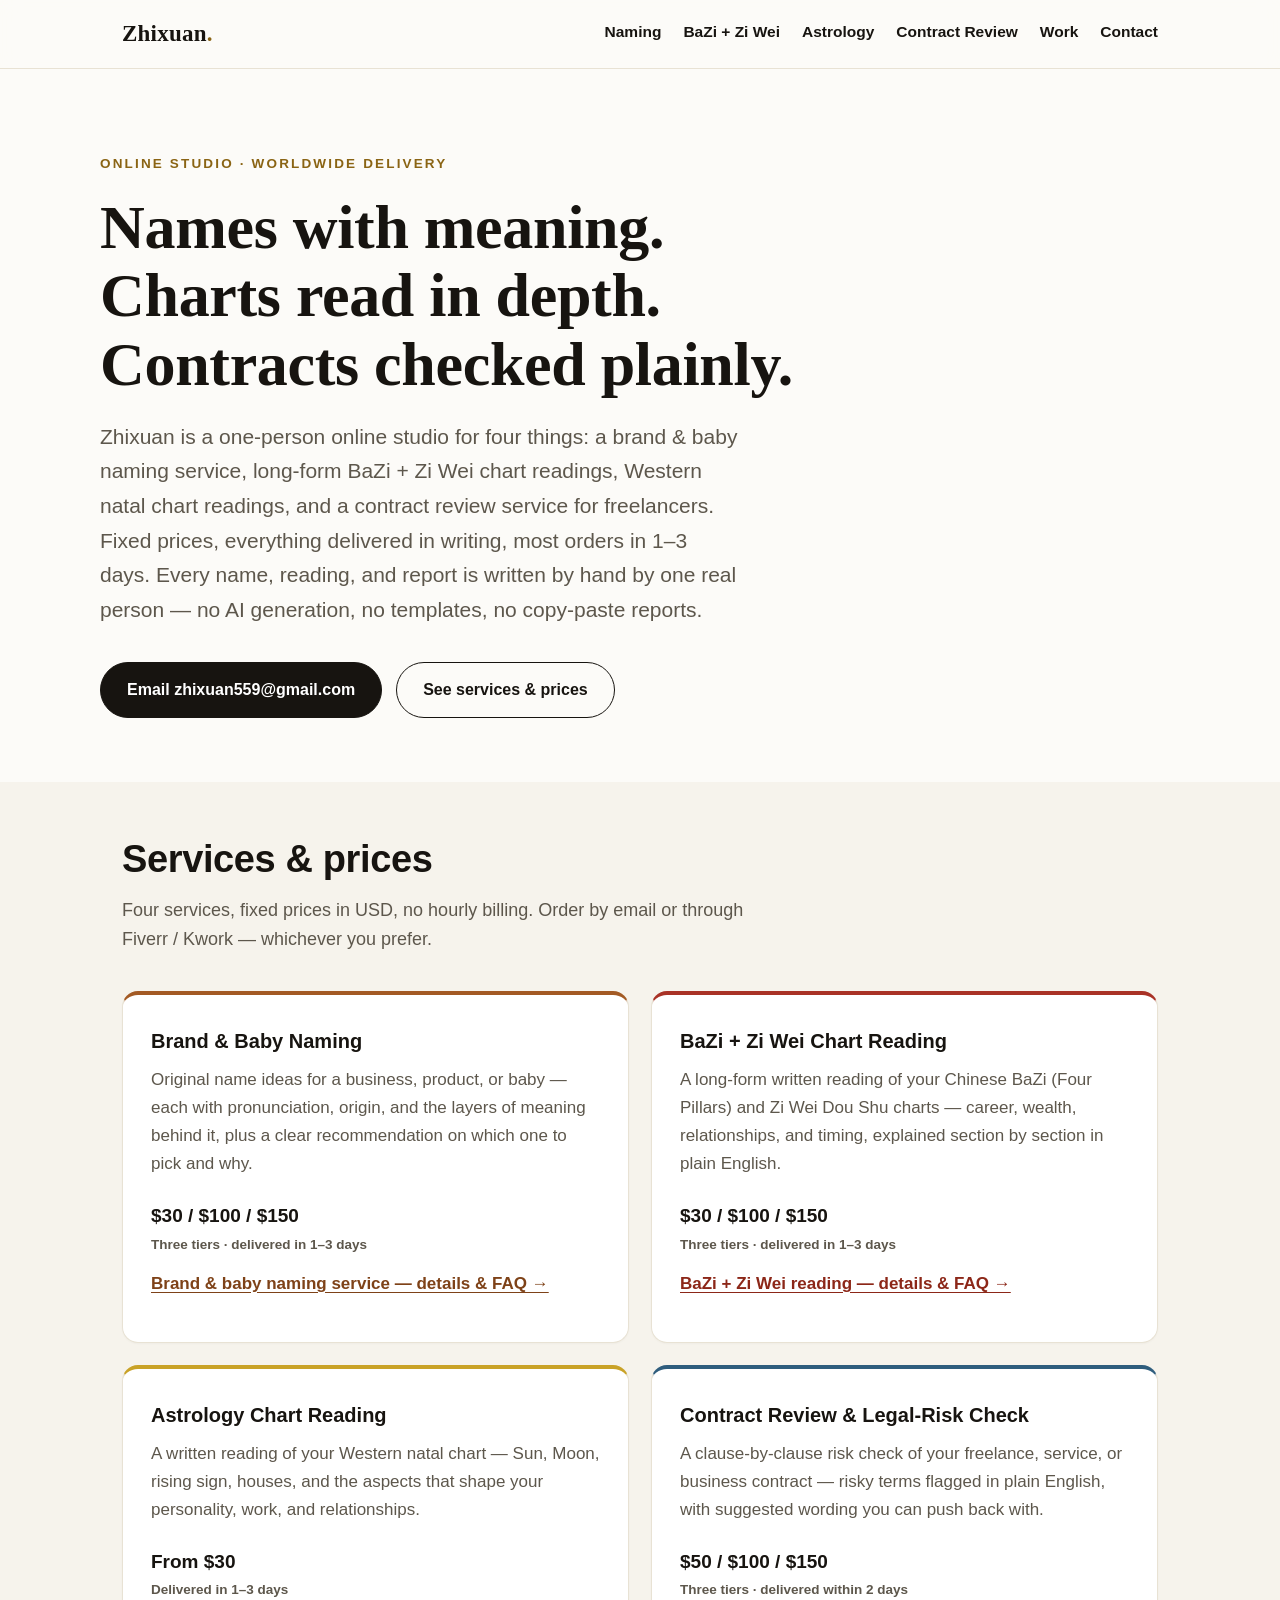
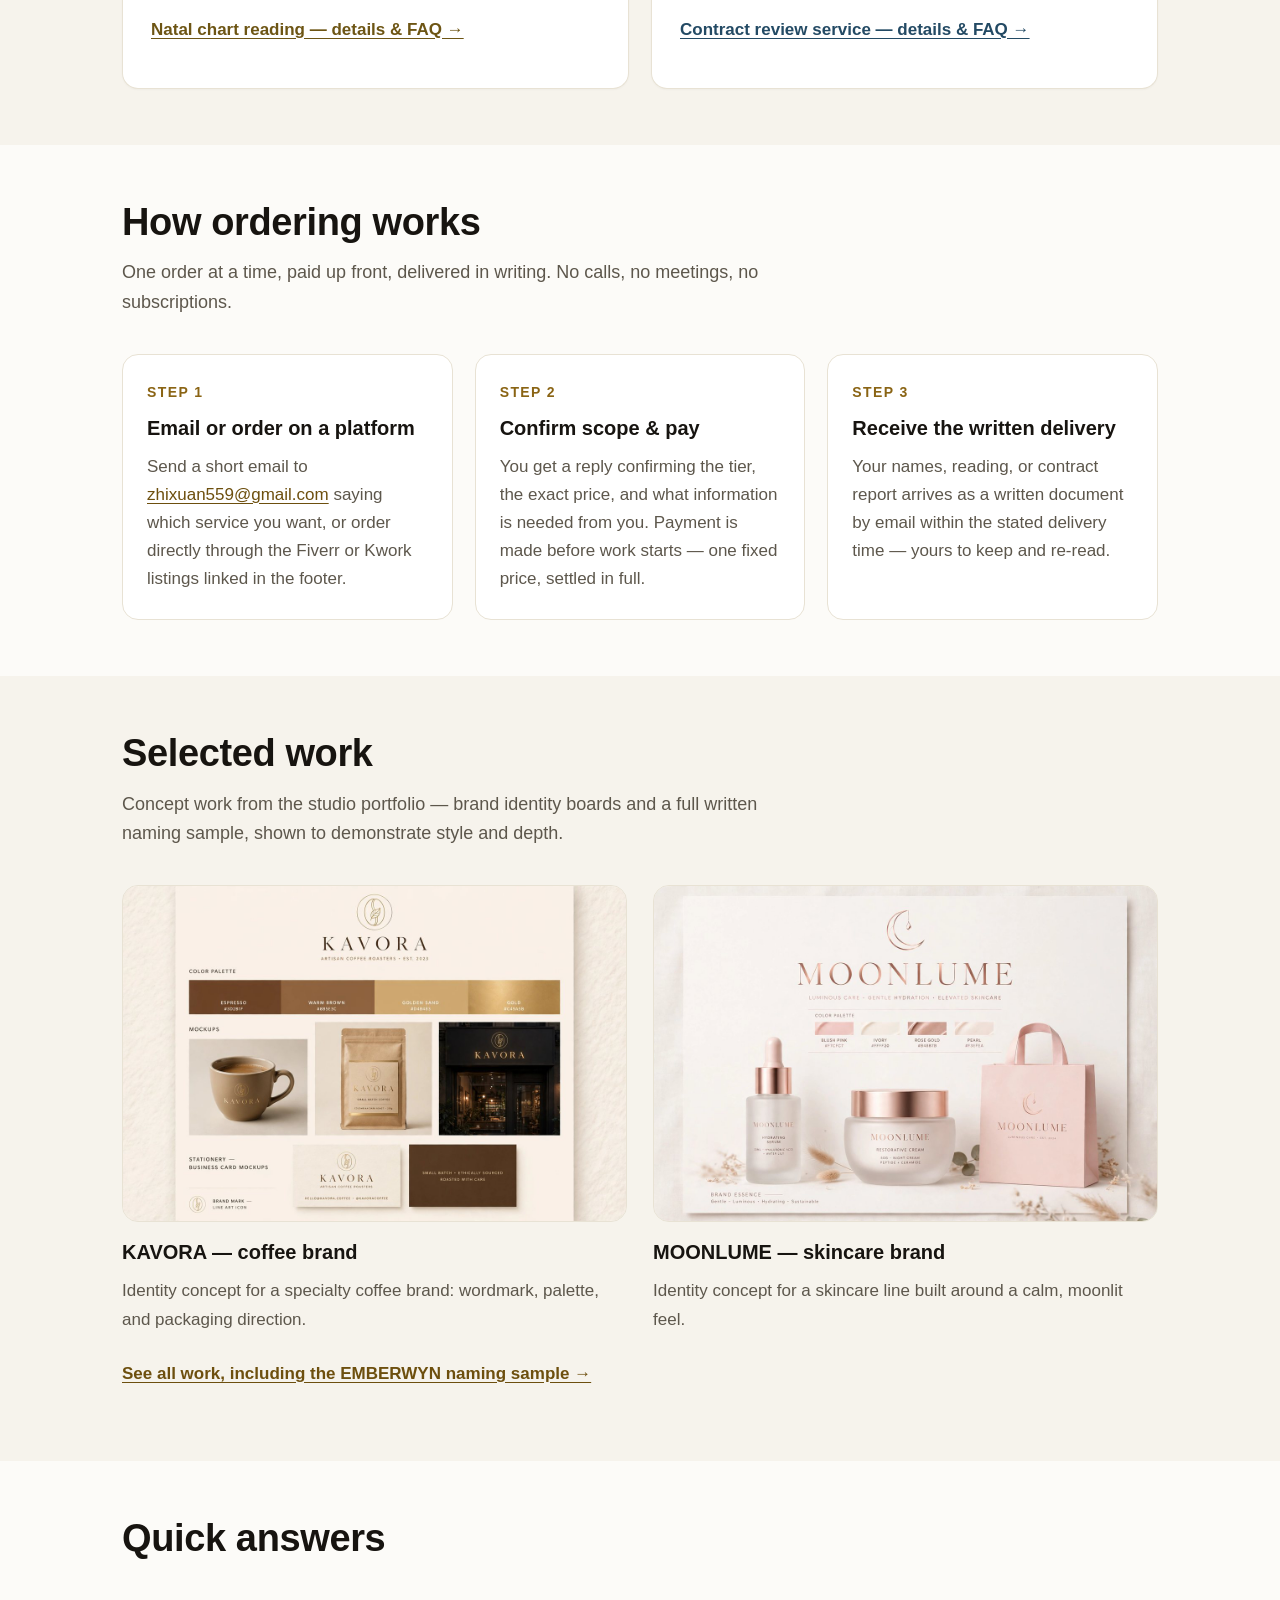
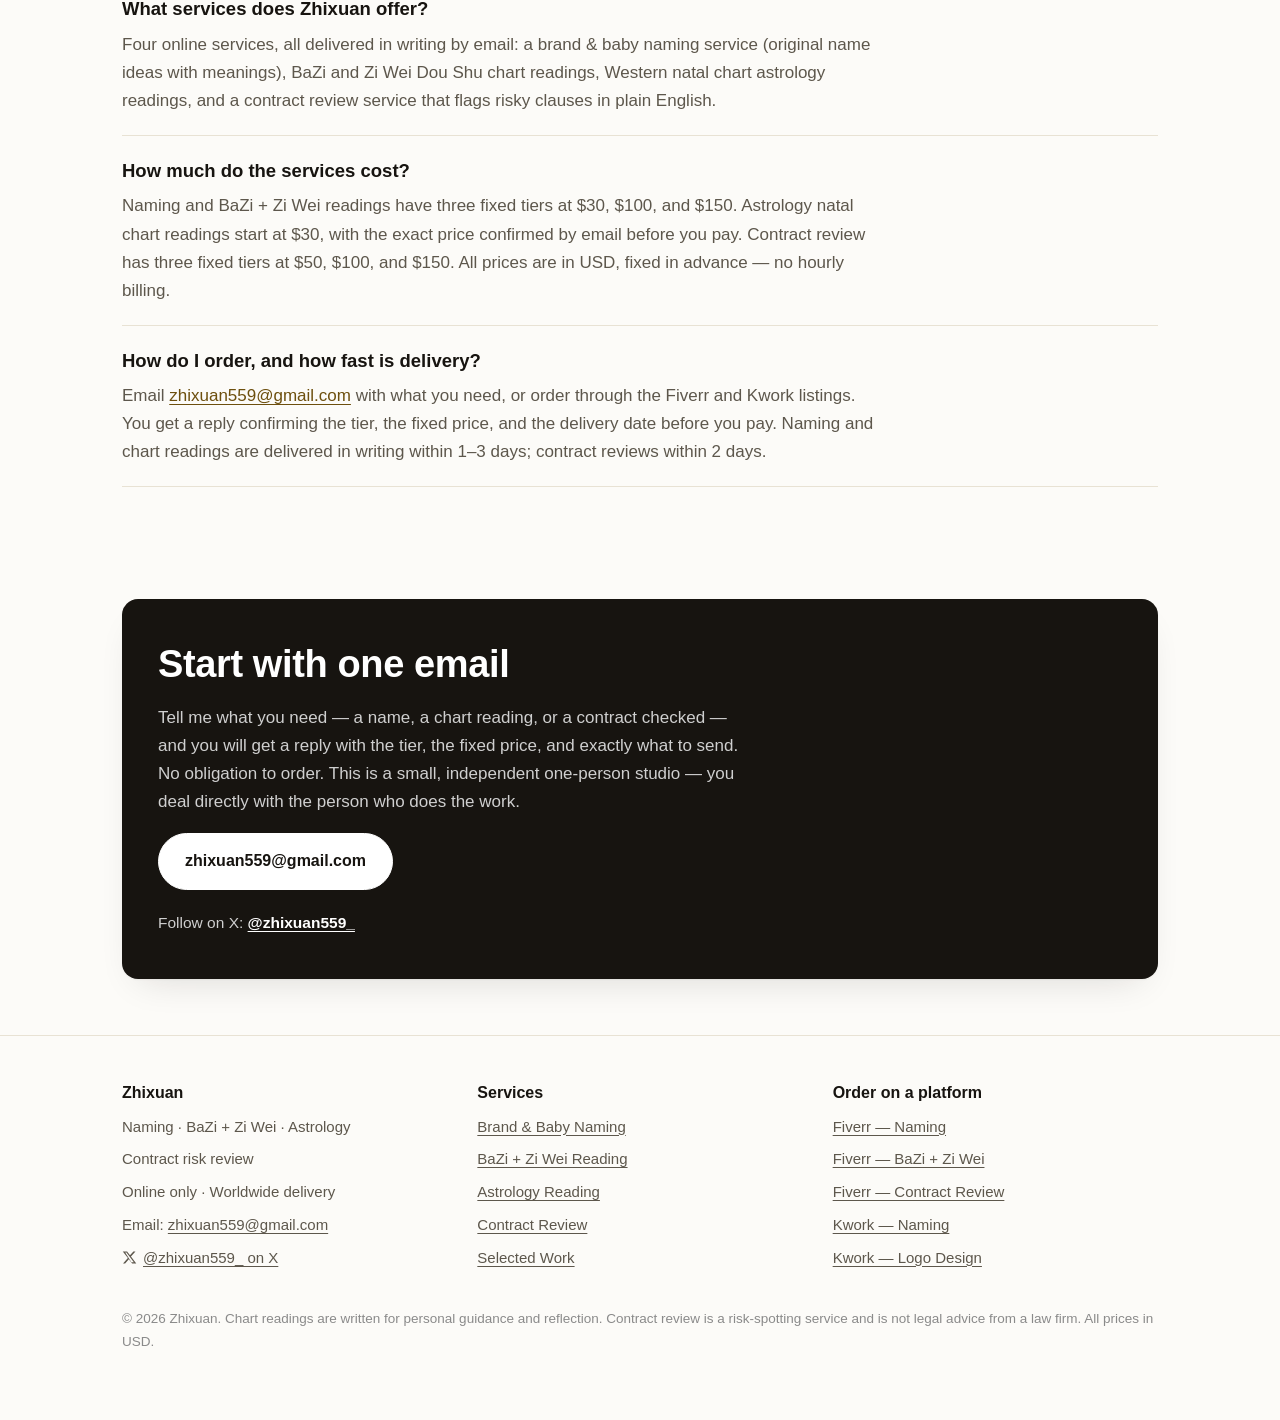
<file: index.html>
<!DOCTYPE html>
<html lang="en">
<head>
<meta charset="utf-8">
<meta name="viewport" content="width=device-width, initial-scale=1">
<meta name="google-site-verification" content="jVrCXS9KvZCZFHAxR6v8ODPbx-ki9Muq5lWjq5M5Oek" />
<meta name="msvalidate.01" content="04D6533167A6A3C9A7F784B9B36BD91F" />
<title>Zhixuan — Brand Naming Service, BaZi Reading, Astrology Reading &amp; Contract Review</title>
<meta name="description" content="Zhixuan is an online studio offering a brand & baby naming service, BaZi and Zi Wei Dou Shu chart readings, natal chart astrology readings, and a contract review service for freelancers. Fixed prices from $30, written delivery in 1–3 days, worldwide by email.">
<link rel="canonical" href="https://zhixuan559-beep.github.io/">
<meta property="og:type" content="website">
<meta property="og:site_name" content="Zhixuan">
<meta property="og:title" content="Zhixuan — Brand Naming Service, BaZi Reading, Astrology Reading & Contract Review">
<meta property="og:description" content="Names with meaning, long-form BaZi + Zi Wei chart readings, astrology readings, and plain-English contract risk checks. Fixed prices from $30, delivered in writing within 1–3 days, worldwide.">
<meta property="og:url" content="https://zhixuan559-beep.github.io/">
<meta name="twitter:card" content="summary">
<link rel="stylesheet" href="/assets/css/style.css">
<script type="application/ld+json">
{
  "@context": "https://schema.org",
  "@type": "ProfessionalService",
  "@id": "https://zhixuan559-beep.github.io/#business",
  "name": "Zhixuan",
  "url": "https://zhixuan559-beep.github.io/",
  "email": "zhixuan559@gmail.com",
  "description": "Online studio offering brand and baby naming, BaZi and Zi Wei chart readings, Western astrology readings, and contract risk review. All work is delivered in writing, worldwide, by email.",
  "areaServed": "Worldwide",
  "priceRange": "$30 - $150",
  "keywords": "brand naming service, baby naming consultant, bazi reading online, zi wei dou shu reading, natal chart reading, astrology reading online, contract review service",
  "sameAs": [
    "https://www.fiverr.com/zhixuan559/name-your-baby-or-brand-with-meaning",
    "https://www.fiverr.com/zhixuan559/do-a-full-bazi-and-ziwei-chart-reading-for-you",
    "https://www.fiverr.com/zhixuan559/review-your-contract-and-flag-legal-risks",
    "https://kwork.com/business-copywriting/55462685/i-will-create-10-unique-brand-or-baby-name-ideas-with-meanings",
    "https://x.com/zhixuan559_"
  ],
  "hasOfferCatalog": {
    "@type": "OfferCatalog",
    "name": "Services",
    "itemListElement": [
      {"@type": "Offer", "itemOffered": {"@type": "Service", "name": "Brand & Baby Naming", "url": "https://zhixuan559-beep.github.io/services/naming.html"}, "priceSpecification": {"@type": "PriceSpecification", "price": "30", "priceCurrency": "USD"}},
      {"@type": "Offer", "itemOffered": {"@type": "Service", "name": "BaZi and Zi Wei Chart Reading", "url": "https://zhixuan559-beep.github.io/services/bazi-ziwei-reading.html"}, "priceSpecification": {"@type": "PriceSpecification", "price": "30", "priceCurrency": "USD"}},
      {"@type": "Offer", "itemOffered": {"@type": "Service", "name": "Astrology Chart Reading", "url": "https://zhixuan559-beep.github.io/services/astrology-reading.html"}, "priceSpecification": {"@type": "PriceSpecification", "price": "30", "priceCurrency": "USD"}},
      {"@type": "Offer", "itemOffered": {"@type": "Service", "name": "Contract Review & Legal-Risk Check", "url": "https://zhixuan559-beep.github.io/services/contract-review.html"}, "priceSpecification": {"@type": "PriceSpecification", "price": "50", "priceCurrency": "USD"}}
    ]
  }
}
</script>
<script type="application/ld+json">
{
  "@context": "https://schema.org",
  "@type": "FAQPage",
  "mainEntity": [
    {"@type": "Question", "name": "What services does Zhixuan offer?", "acceptedAnswer": {"@type": "Answer", "text": "Four online services, all delivered in writing by email: a brand & baby naming service (original name ideas with meanings), BaZi and Zi Wei Dou Shu chart readings, Western natal chart astrology readings, and a contract review service that flags risky clauses in plain English."}},
    {"@type": "Question", "name": "How much do the services cost?", "acceptedAnswer": {"@type": "Answer", "text": "Naming and BaZi + Zi Wei readings have three fixed tiers at $30, $100, and $150. Astrology natal chart readings start at $30, with the exact price confirmed by email before you pay. Contract review has three fixed tiers at $50, $100, and $150. All prices are in USD, fixed in advance — no hourly billing."}},
    {"@type": "Question", "name": "How do I order, and how fast is delivery?", "acceptedAnswer": {"@type": "Answer", "text": "Email zhixuan559@gmail.com with what you need, or order through the Fiverr and Kwork listings. You get a reply confirming the tier, the fixed price, and the delivery date before you pay. Naming and chart readings are delivered in writing within 1–3 days; contract reviews within 2 days."}}
  ]
}
</script>
</head>
<body class="theme-home">

<header class="site-header">
  <div class="wrap">
    <a class="brand" href="/">Zhixuan<span>.</span></a>
    <nav class="main-nav" aria-label="Main">
      <a href="/services/naming.html">Naming</a>
      <a href="/services/bazi-ziwei-reading.html">BaZi + Zi Wei</a>
      <a href="/services/astrology-reading.html">Astrology</a>
      <a href="/services/contract-review.html">Contract Review</a>
      <a href="/work.html">Work</a>
      <a href="#contact">Contact</a>
    </nav>
  </div>
</header>

<main>
  <div class="hero wrap">
    <p class="kicker">Online studio · Worldwide delivery</p>
    <h1>Names with meaning.<br>Charts read in depth.<br>Contracts checked plainly.</h1>
    <p class="lede">Zhixuan is a one-person online studio for four things: a brand &amp; baby naming service, long-form BaZi + Zi Wei chart readings, Western natal chart readings, and a contract review service for freelancers. Fixed prices, everything delivered in writing, most orders in 1–3 days. Every name, reading, and report is written by hand by one real person — no AI generation, no templates, no copy-paste reports.</p>
    <div class="btnrow">
      <a class="btn primary" href="mailto:zhixuan559@gmail.com">Email zhixuan559@gmail.com</a>
      <a class="btn ghost" href="#services">See services &amp; prices</a>
    </div>
  </div>

  <section id="services" class="section-soft">
    <div class="wrap">
      <h2>Services &amp; prices</h2>
      <p class="section-intro">Four services, fixed prices in USD, no hourly billing. Order by email or through Fiverr / Kwork — whichever you prefer.</p>
      <div class="grid">
        <article class="card card--naming">
          <h3>Brand &amp; Baby Naming</h3>
          <p>Original name ideas for a business, product, or baby — each with pronunciation, origin, and the layers of meaning behind it, plus a clear recommendation on which one to pick and why.</p>
          <p class="price">$30 / $100 / $150<small>Three tiers · delivered in 1–3 days</small></p>
          <p><a class="more" href="/services/naming.html">Brand &amp; baby naming service — details &amp; FAQ →</a></p>
        </article>
        <article class="card card--bazi">
          <h3>BaZi + Zi Wei Chart Reading</h3>
          <p>A long-form written reading of your Chinese BaZi (Four Pillars) and Zi Wei Dou Shu charts — career, wealth, relationships, and timing, explained section by section in plain English.</p>
          <p class="price">$30 / $100 / $150<small>Three tiers · delivered in 1–3 days</small></p>
          <p><a class="more" href="/services/bazi-ziwei-reading.html">BaZi + Zi Wei reading — details &amp; FAQ →</a></p>
        </article>
        <article class="card card--astro">
          <h3>Astrology Chart Reading</h3>
          <p>A written reading of your Western natal chart — Sun, Moon, rising sign, houses, and the aspects that shape your personality, work, and relationships.</p>
          <p class="price">From $30<small>Delivered in 1–3 days</small></p>
          <p><a class="more" href="/services/astrology-reading.html">Natal chart reading — details &amp; FAQ →</a></p>
        </article>
        <article class="card card--contract">
          <h3>Contract Review &amp; Legal-Risk Check</h3>
          <p>A clause-by-clause risk check of your freelance, service, or business contract — risky terms flagged in plain English, with suggested wording you can push back with.</p>
          <p class="price">$50 / $100 / $150<small>Three tiers · delivered within 2 days</small></p>
          <p><a class="more" href="/services/contract-review.html">Contract review service — details &amp; FAQ →</a></p>
        </article>
      </div>
    </div>
  </section>

  <section>
    <div class="wrap">
      <h2>How ordering works</h2>
      <p class="section-intro">One order at a time, paid up front, delivered in writing. No calls, no meetings, no subscriptions.</p>
      <div class="steps">
        <div class="step">
          <p class="num">STEP 1</p>
          <h3>Email or order on a platform</h3>
          <p>Send a short email to <a href="mailto:zhixuan559@gmail.com">zhixuan559@gmail.com</a> saying which service you want, or order directly through the Fiverr or Kwork listings linked in the footer.</p>
        </div>
        <div class="step">
          <p class="num">STEP 2</p>
          <h3>Confirm scope &amp; pay</h3>
          <p>You get a reply confirming the tier, the exact price, and what information is needed from you. Payment is made before work starts — one fixed price, settled in full.</p>
        </div>
        <div class="step">
          <p class="num">STEP 3</p>
          <h3>Receive the written delivery</h3>
          <p>Your names, reading, or contract report arrives as a written document by email within the stated delivery time — yours to keep and re-read.</p>
        </div>
      </div>
    </div>
  </section>

  <section class="section-soft">
    <div class="wrap">
      <h2>Selected work</h2>
      <p class="section-intro">Concept work from the studio portfolio — brand identity boards and a full written naming sample, shown to demonstrate style and depth.</p>
      <div class="work-grid">
        <article class="work-item">
          <figure><img src="/assets/img/work-kavora.jpg" alt="KAVORA coffee brand identity board — logo, colors and packaging concept" width="1200" height="800" loading="lazy"></figure>
          <h3>KAVORA — coffee brand</h3>
          <p>Identity concept for a specialty coffee brand: wordmark, palette, and packaging direction.</p>
        </article>
        <article class="work-item">
          <figure><img src="/assets/img/work-moonlume.jpg" alt="MOONLUME skincare brand identity board — logo, colors and packaging concept" width="1200" height="800" loading="lazy"></figure>
          <h3>MOONLUME — skincare brand</h3>
          <p>Identity concept for a skincare line built around a calm, moonlit feel.</p>
        </article>
      </div>
      <p style="margin-top:26px"><a class="more" href="/work.html"><strong>See all work, including the EMBERWYN naming sample →</strong></a></p>
    </div>
  </section>

  <section>
    <div class="wrap">
      <h2>Quick answers</h2>
      <div class="faq-item">
        <h3>What services does Zhixuan offer?</h3>
        <p>Four online services, all delivered in writing by email: a brand &amp; baby naming service (original name ideas with meanings), BaZi and Zi Wei Dou Shu chart readings, Western natal chart astrology readings, and a contract review service that flags risky clauses in plain English.</p>
      </div>
      <div class="faq-item">
        <h3>How much do the services cost?</h3>
        <p>Naming and BaZi + Zi Wei readings have three fixed tiers at $30, $100, and $150. Astrology natal chart readings start at $30, with the exact price confirmed by email before you pay. Contract review has three fixed tiers at $50, $100, and $150. All prices are in USD, fixed in advance — no hourly billing.</p>
      </div>
      <div class="faq-item">
        <h3>How do I order, and how fast is delivery?</h3>
        <p>Email <a href="mailto:zhixuan559@gmail.com">zhixuan559@gmail.com</a> with what you need, or order through the Fiverr and Kwork listings. You get a reply confirming the tier, the fixed price, and the delivery date before you pay. Naming and chart readings are delivered in writing within 1–3 days; contract reviews within 2 days.</p>
      </div>
    </div>
  </section>

  <section id="contact">
    <div class="wrap">
      <div class="cta">
        <h2>Start with one email</h2>
        <p>Tell me what you need — a name, a chart reading, or a contract checked — and you will get a reply with the tier, the fixed price, and exactly what to send. No obligation to order. This is a small, independent one-person studio — you deal directly with the person who does the work.</p>
        <div class="btnrow">
          <a class="btn primary" href="mailto:zhixuan559@gmail.com">zhixuan559@gmail.com</a>
        </div>
        <p class="x-follow">Follow on X: <a href="https://x.com/zhixuan559_" rel="noopener">@zhixuan559_</a></p>
      </div>
    </div>
  </section>
</main>

<footer class="site-footer">
  <div class="wrap">
    <div class="cols">
      <div>
        <h3>Zhixuan</h3>
        <ul>
          <li>Naming · BaZi + Zi Wei · Astrology</li>
          <li>Contract risk review</li>
          <li>Online only · Worldwide delivery</li>
          <li>Email: <a href="mailto:zhixuan559@gmail.com">zhixuan559@gmail.com</a></li>
          <li><a class="x-link" href="https://x.com/zhixuan559_" rel="noopener"><svg viewBox="0 0 24 24" width="15" height="15" fill="currentColor" aria-hidden="true" focusable="false"><path d="M18.244 2.25h3.308l-7.227 8.26 8.502 11.24H16.17l-5.214-6.817L4.99 21.75H1.68l7.73-8.835L1.254 2.25H8.08l4.713 6.231 5.451-6.231Zm-1.161 17.52h1.833L7.084 4.126H5.117l9.927 15.644Z"/></svg>@zhixuan559_ on X</a></li>
        </ul>
      </div>
      <div>
        <h3>Services</h3>
        <ul>
          <li><a href="/services/naming.html">Brand &amp; Baby Naming</a></li>
          <li><a href="/services/bazi-ziwei-reading.html">BaZi + Zi Wei Reading</a></li>
          <li><a href="/services/astrology-reading.html">Astrology Reading</a></li>
          <li><a href="/services/contract-review.html">Contract Review</a></li>
          <li><a href="/work.html">Selected Work</a></li>
        </ul>
      </div>
      <div>
        <h3>Order on a platform</h3>
        <ul>
          <li><a href="https://www.fiverr.com/zhixuan559/name-your-baby-or-brand-with-meaning" rel="noopener">Fiverr — Naming</a></li>
          <li><a href="https://www.fiverr.com/zhixuan559/do-a-full-bazi-and-ziwei-chart-reading-for-you" rel="noopener">Fiverr — BaZi + Zi Wei</a></li>
          <li><a href="https://www.fiverr.com/zhixuan559/review-your-contract-and-flag-legal-risks" rel="noopener">Fiverr — Contract Review</a></li>
          <li><a href="https://kwork.com/business-copywriting/55462685/i-will-create-10-unique-brand-or-baby-name-ideas-with-meanings" rel="noopener">Kwork — Naming</a></li>
          <li><a href="https://kwork.com/logo/55462573/i-will-design-a-clean-professional-logo-for-your-business" rel="noopener">Kwork — Logo Design</a></li>
        </ul>
      </div>
    </div>
    <p class="fineprint">© 2026 Zhixuan. Chart readings are written for personal guidance and reflection. Contract review is a risk-spotting service and is not legal advice from a law firm. All prices in USD.</p>
  </div>
</footer>

</body>
</html>
</file>
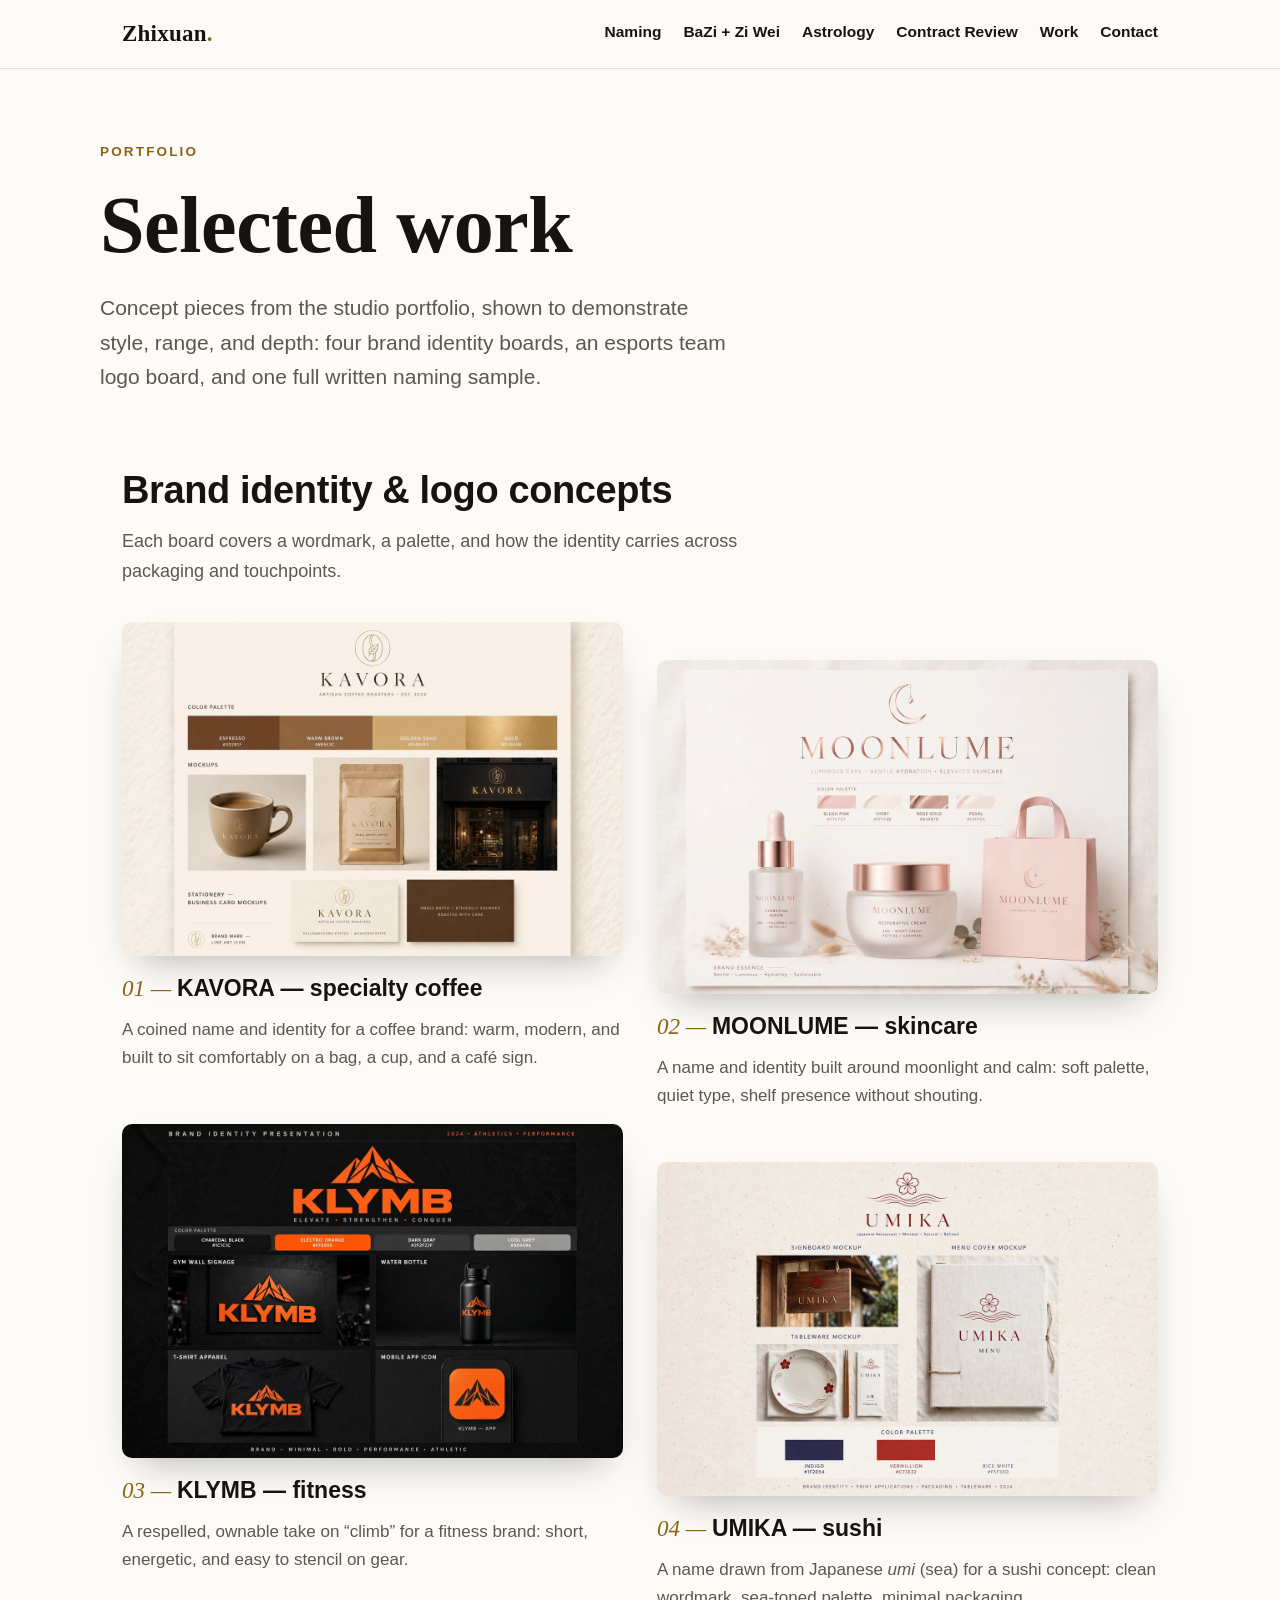
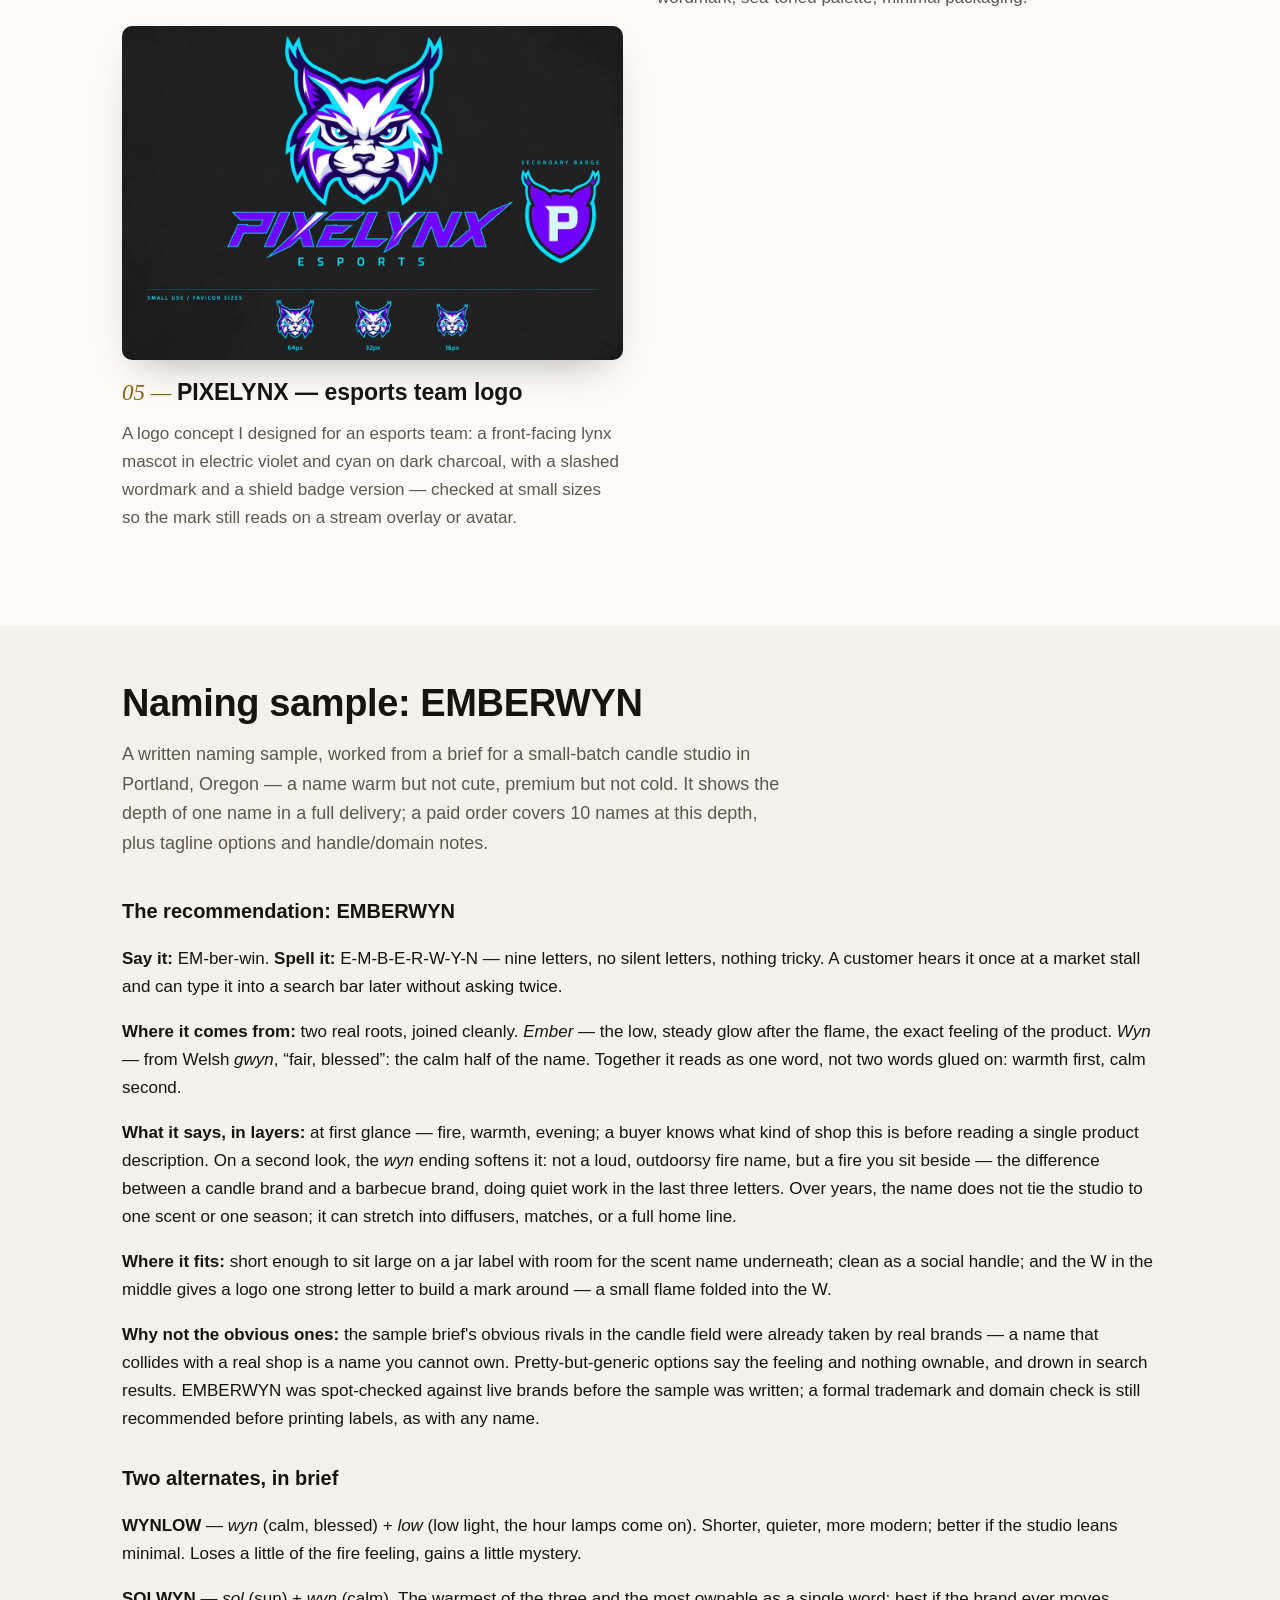
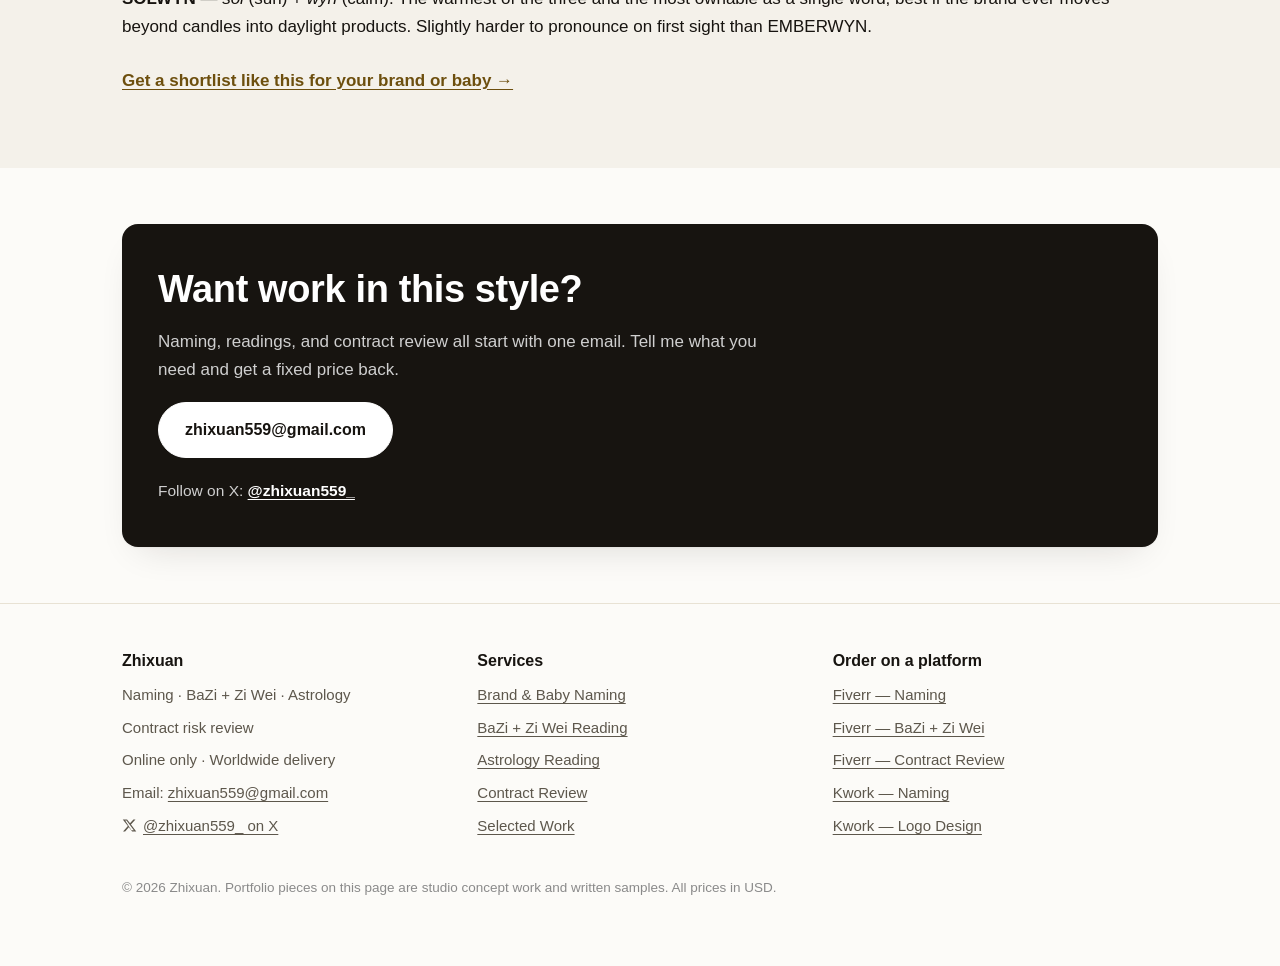
<file: work.html>
<!DOCTYPE html>
<html lang="en">
<head>
<meta charset="utf-8">
<meta name="viewport" content="width=device-width, initial-scale=1">
<title>Selected Work — Brand Concepts &amp; Naming Sample | Zhixuan</title>
<meta name="description" content="Portfolio of the Zhixuan studio: brand identity concept boards (KAVORA coffee, MOONLUME skincare, KLYMB fitness, UMIKA sushi) and a full written naming sample, EMBERWYN, showing the depth of a complete naming delivery.">
<link rel="canonical" href="https://zhixuan559-beep.github.io/work.html">
<meta property="og:type" content="website">
<meta property="og:site_name" content="Zhixuan">
<meta property="og:title" content="Selected Work — Brand Concepts & Naming Sample | Zhixuan">
<meta property="og:description" content="Brand identity concept boards and a full written naming sample showing the studio's style and depth.">
<meta property="og:url" content="https://zhixuan559-beep.github.io/work.html">
<meta property="og:image" content="https://zhixuan559-beep.github.io/assets/img/work-kavora.jpg">
<meta name="twitter:card" content="summary">
<link rel="stylesheet" href="/assets/css/style.css">
<script type="application/ld+json">
{
  "@context": "https://schema.org",
  "@type": "WebPage",
  "name": "Selected Work | Zhixuan",
  "url": "https://zhixuan559-beep.github.io/work.html",
  "about": {"@type": "ProfessionalService", "@id": "https://zhixuan559-beep.github.io/#business", "name": "Zhixuan", "sameAs": ["https://x.com/zhixuan559_"]}
}
</script>
</head>
<body class="theme-work">

<header class="site-header">
  <div class="wrap">
    <a class="brand" href="/">Zhixuan<span>.</span></a>
    <nav class="main-nav" aria-label="Main">
      <a href="/services/naming.html">Naming</a>
      <a href="/services/bazi-ziwei-reading.html">BaZi + Zi Wei</a>
      <a href="/services/astrology-reading.html">Astrology</a>
      <a href="/services/contract-review.html">Contract Review</a>
      <a href="/work.html">Work</a>
      <a href="/#contact">Contact</a>
    </nav>
  </div>
</header>

<main>
  <div class="hero wrap">
    <p class="kicker">Portfolio</p>
    <h1>Selected work</h1>
    <p class="lede">Concept pieces from the studio portfolio, shown to demonstrate style, range, and depth: four brand identity boards, an esports team logo board, and one full written naming sample.</p>
  </div>

  <section style="padding-top:10px">
    <div class="wrap">
      <h2>Brand identity &amp; logo concepts</h2>
      <p class="section-intro">Each board covers a wordmark, a palette, and how the identity carries across packaging and touchpoints.</p>
      <div class="work-grid">
        <article class="work-item">
          <figure><img src="/assets/img/work-kavora.jpg" alt="KAVORA coffee brand identity board — wordmark, color palette and packaging concept" width="1200" height="800" loading="lazy"></figure>
          <h3>KAVORA — specialty coffee</h3>
          <p>A coined name and identity for a coffee brand: warm, modern, and built to sit comfortably on a bag, a cup, and a café sign.</p>
        </article>
        <article class="work-item">
          <figure><img src="/assets/img/work-moonlume.jpg" alt="MOONLUME skincare brand identity board — wordmark, color palette and packaging concept" width="1200" height="800" loading="lazy"></figure>
          <h3>MOONLUME — skincare</h3>
          <p>A name and identity built around moonlight and calm: soft palette, quiet type, shelf presence without shouting.</p>
        </article>
        <article class="work-item">
          <figure><img src="/assets/img/work-klymb.jpg" alt="KLYMB fitness brand identity board — wordmark, color palette and apparel concept" width="1200" height="800" loading="lazy"></figure>
          <h3>KLYMB — fitness</h3>
          <p>A respelled, ownable take on “climb” for a fitness brand: short, energetic, and easy to stencil on gear.</p>
        </article>
        <article class="work-item">
          <figure><img src="/assets/img/work-umika.jpg" alt="UMIKA sushi brand identity board — wordmark, color palette and packaging concept" width="1200" height="800" loading="lazy"></figure>
          <h3>UMIKA — sushi</h3>
          <p>A name drawn from Japanese <em>umi</em> (sea) for a sushi concept: clean wordmark, sea-toned palette, minimal packaging.</p>
        </article>
        <article class="work-item">
          <figure><img src="/assets/img/work-pixlynx.jpg" alt="PIXELYNX esports team logo board — front-facing lynx mascot, slashed wordmark, shield badge and small-size versions" width="1200" height="800" loading="lazy"></figure>
          <h3>PIXELYNX — esports team logo</h3>
          <p>A logo concept I designed for an esports team: a front-facing lynx mascot in electric violet and cyan on dark charcoal, with a slashed wordmark and a shield badge version — checked at small sizes so the mark still reads on a stream overlay or avatar.</p>
        </article>
      </div>
    </div>
  </section>

  <section class="section-soft">
    <div class="wrap">
      <h2>Naming sample: EMBERWYN</h2>
      <p class="section-intro">A written naming sample, worked from a brief for a small-batch candle studio in Portland, Oregon — a name warm but not cute, premium but not cold. It shows the depth of one name in a full delivery; a paid order covers 10 names at this depth, plus tagline options and handle/domain notes.</p>

      <h3>The recommendation: EMBERWYN</h3>
      <p><strong>Say it:</strong> EM-ber-win. <strong>Spell it:</strong> E-M-B-E-R-W-Y-N — nine letters, no silent letters, nothing tricky. A customer hears it once at a market stall and can type it into a search bar later without asking twice.</p>
      <p><strong>Where it comes from:</strong> two real roots, joined cleanly. <em>Ember</em> — the low, steady glow after the flame, the exact feeling of the product. <em>Wyn</em> — from Welsh <em>gwyn</em>, “fair, blessed”: the calm half of the name. Together it reads as one word, not two words glued on: warmth first, calm second.</p>
      <p><strong>What it says, in layers:</strong> at first glance — fire, warmth, evening; a buyer knows what kind of shop this is before reading a single product description. On a second look, the <em>wyn</em> ending softens it: not a loud, outdoorsy fire name, but a fire you sit beside — the difference between a candle brand and a barbecue brand, doing quiet work in the last three letters. Over years, the name does not tie the studio to one scent or one season; it can stretch into diffusers, matches, or a full home line.</p>
      <p><strong>Where it fits:</strong> short enough to sit large on a jar label with room for the scent name underneath; clean as a social handle; and the W in the middle gives a logo one strong letter to build a mark around — a small flame folded into the W.</p>
      <p><strong>Why not the obvious ones:</strong> the sample brief's obvious rivals in the candle field were already taken by real brands — a name that collides with a real shop is a name you cannot own. Pretty-but-generic options say the feeling and nothing ownable, and drown in search results. EMBERWYN was spot-checked against live brands before the sample was written; a formal trademark and domain check is still recommended before printing labels, as with any name.</p>

      <h3 style="margin-top:28px">Two alternates, in brief</h3>
      <p><strong>WYNLOW</strong> — <em>wyn</em> (calm, blessed) + <em>low</em> (low light, the hour lamps come on). Shorter, quieter, more modern; better if the studio leans minimal. Loses a little of the fire feeling, gains a little mystery.</p>
      <p><strong>SOLWYN</strong> — <em>sol</em> (sun) + <em>wyn</em> (calm). The warmest of the three and the most ownable as a single word; best if the brand ever moves beyond candles into daylight products. Slightly harder to pronounce on first sight than EMBERWYN.</p>

      <p style="margin-top:26px"><a href="/services/naming.html"><strong>Get a shortlist like this for your brand or baby →</strong></a></p>
    </div>
  </section>

  <section>
    <div class="wrap">
      <div class="cta">
        <h2>Want work in this style?</h2>
        <p>Naming, readings, and contract review all start with one email. Tell me what you need and get a fixed price back.</p>
        <div class="btnrow"><a class="btn primary" href="mailto:zhixuan559@gmail.com">zhixuan559@gmail.com</a></div>
        <p class="x-follow">Follow on X: <a href="https://x.com/zhixuan559_" rel="noopener">@zhixuan559_</a></p>
      </div>
    </div>
  </section>
</main>

<footer class="site-footer">
  <div class="wrap">
    <div class="cols">
      <div>
        <h3>Zhixuan</h3>
        <ul>
          <li>Naming · BaZi + Zi Wei · Astrology</li>
          <li>Contract risk review</li>
          <li>Online only · Worldwide delivery</li>
          <li>Email: <a href="mailto:zhixuan559@gmail.com">zhixuan559@gmail.com</a></li>
          <li><a class="x-link" href="https://x.com/zhixuan559_" rel="noopener"><svg viewBox="0 0 24 24" width="15" height="15" fill="currentColor" aria-hidden="true" focusable="false"><path d="M18.244 2.25h3.308l-7.227 8.26 8.502 11.24H16.17l-5.214-6.817L4.99 21.75H1.68l7.73-8.835L1.254 2.25H8.08l4.713 6.231 5.451-6.231Zm-1.161 17.52h1.833L7.084 4.126H5.117l9.927 15.644Z"/></svg>@zhixuan559_ on X</a></li>
        </ul>
      </div>
      <div>
        <h3>Services</h3>
        <ul>
          <li><a href="/services/naming.html">Brand &amp; Baby Naming</a></li>
          <li><a href="/services/bazi-ziwei-reading.html">BaZi + Zi Wei Reading</a></li>
          <li><a href="/services/astrology-reading.html">Astrology Reading</a></li>
          <li><a href="/services/contract-review.html">Contract Review</a></li>
          <li><a href="/work.html">Selected Work</a></li>
        </ul>
      </div>
      <div>
        <h3>Order on a platform</h3>
        <ul>
          <li><a href="https://www.fiverr.com/zhixuan559/name-your-baby-or-brand-with-meaning" rel="noopener">Fiverr — Naming</a></li>
          <li><a href="https://www.fiverr.com/zhixuan559/do-a-full-bazi-and-ziwei-chart-reading-for-you" rel="noopener">Fiverr — BaZi + Zi Wei</a></li>
          <li><a href="https://www.fiverr.com/zhixuan559/review-your-contract-and-flag-legal-risks" rel="noopener">Fiverr — Contract Review</a></li>
          <li><a href="https://kwork.com/business-copywriting/55462685/i-will-create-10-unique-brand-or-baby-name-ideas-with-meanings" rel="noopener">Kwork — Naming</a></li>
          <li><a href="https://kwork.com/logo/55462573/i-will-design-a-clean-professional-logo-for-your-business" rel="noopener">Kwork — Logo Design</a></li>
        </ul>
      </div>
    </div>
    <p class="fineprint">© 2026 Zhixuan. Portfolio pieces on this page are studio concept work and written samples. All prices in USD.</p>
  </div>
</footer>

</body>
</html>
</file>
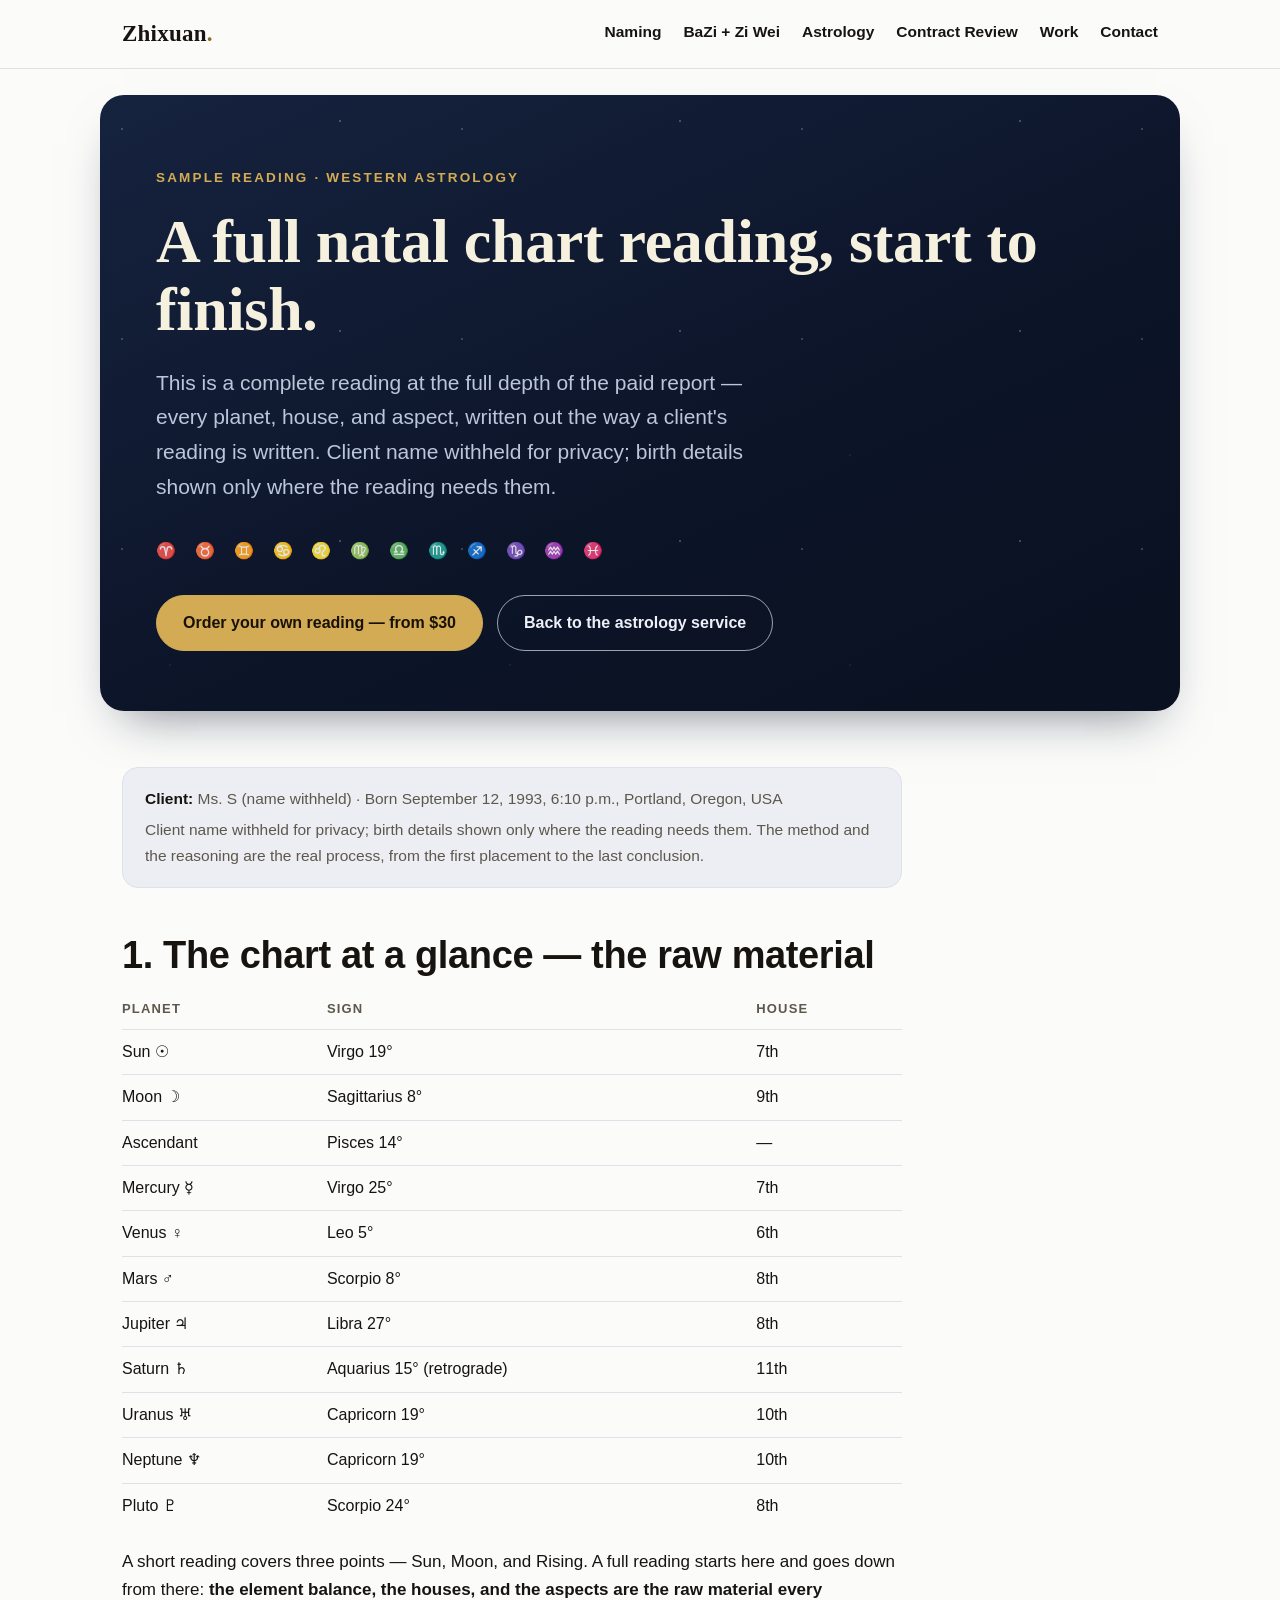
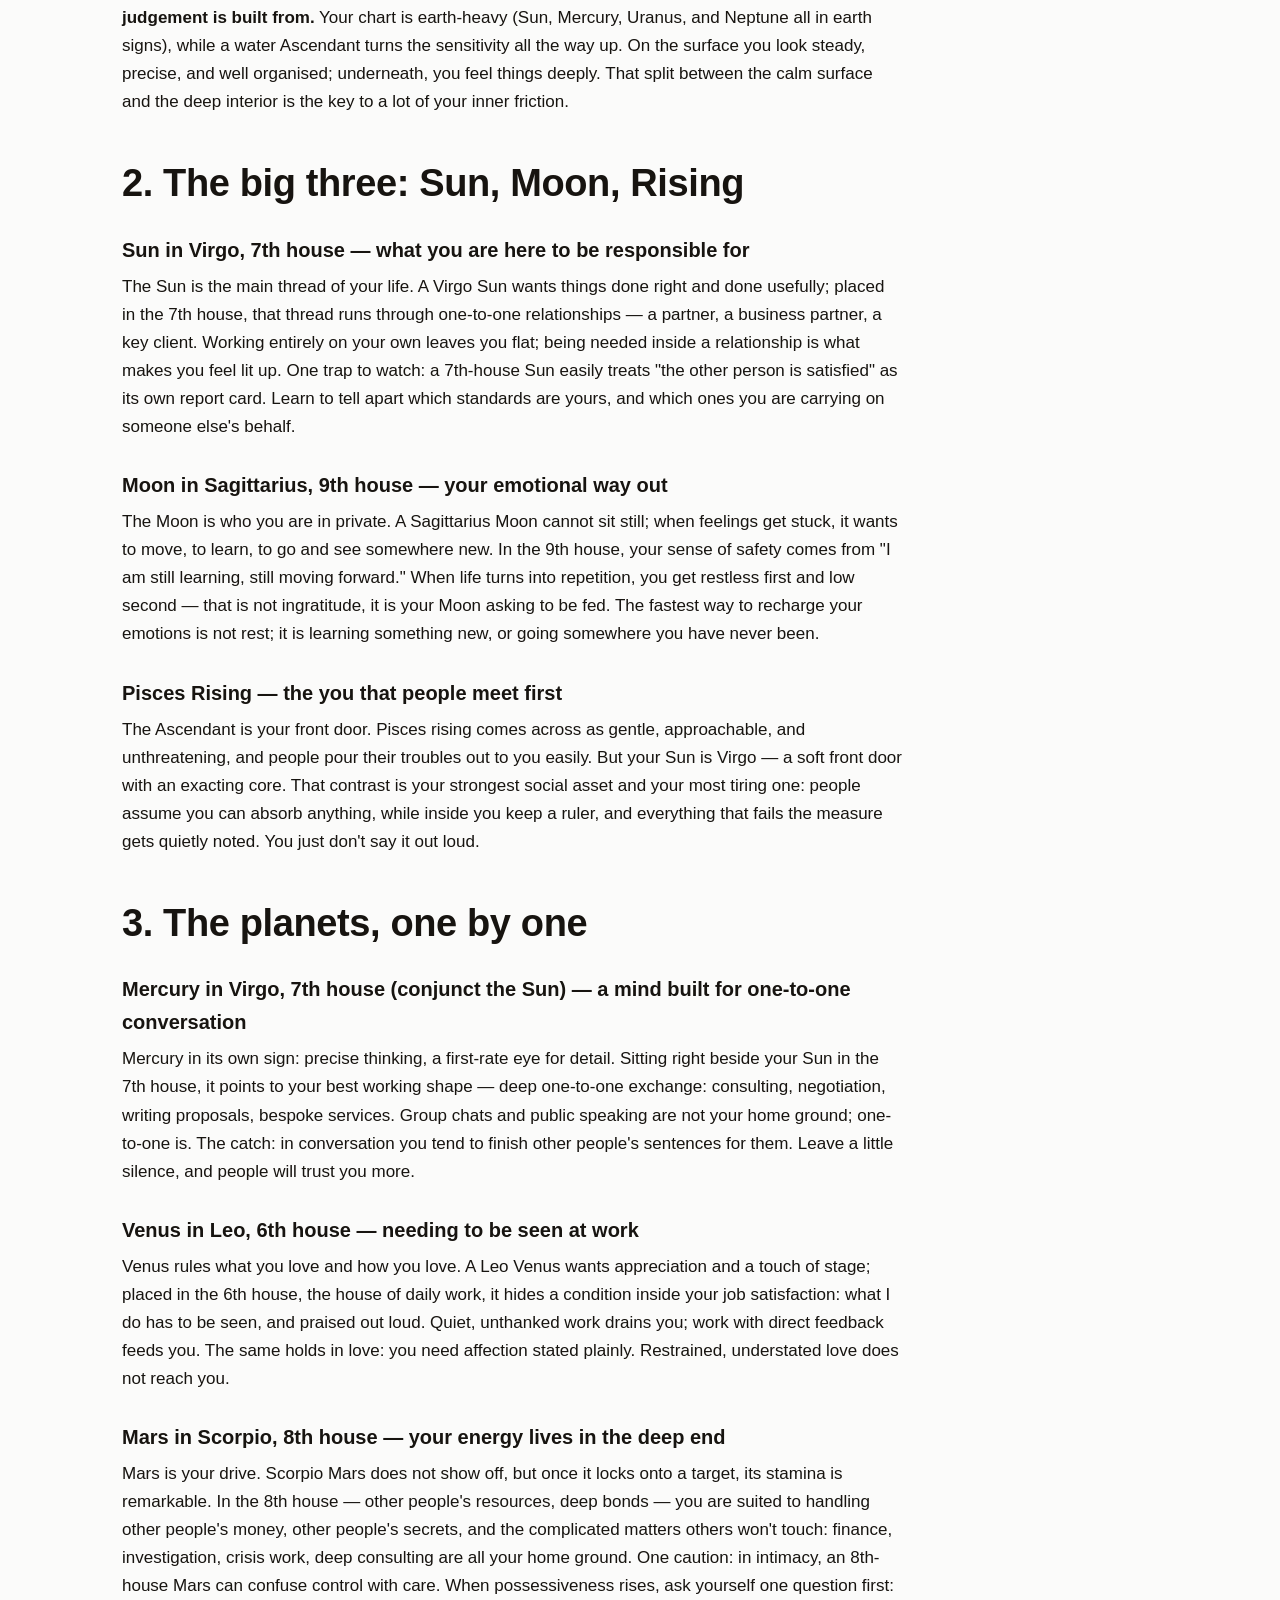
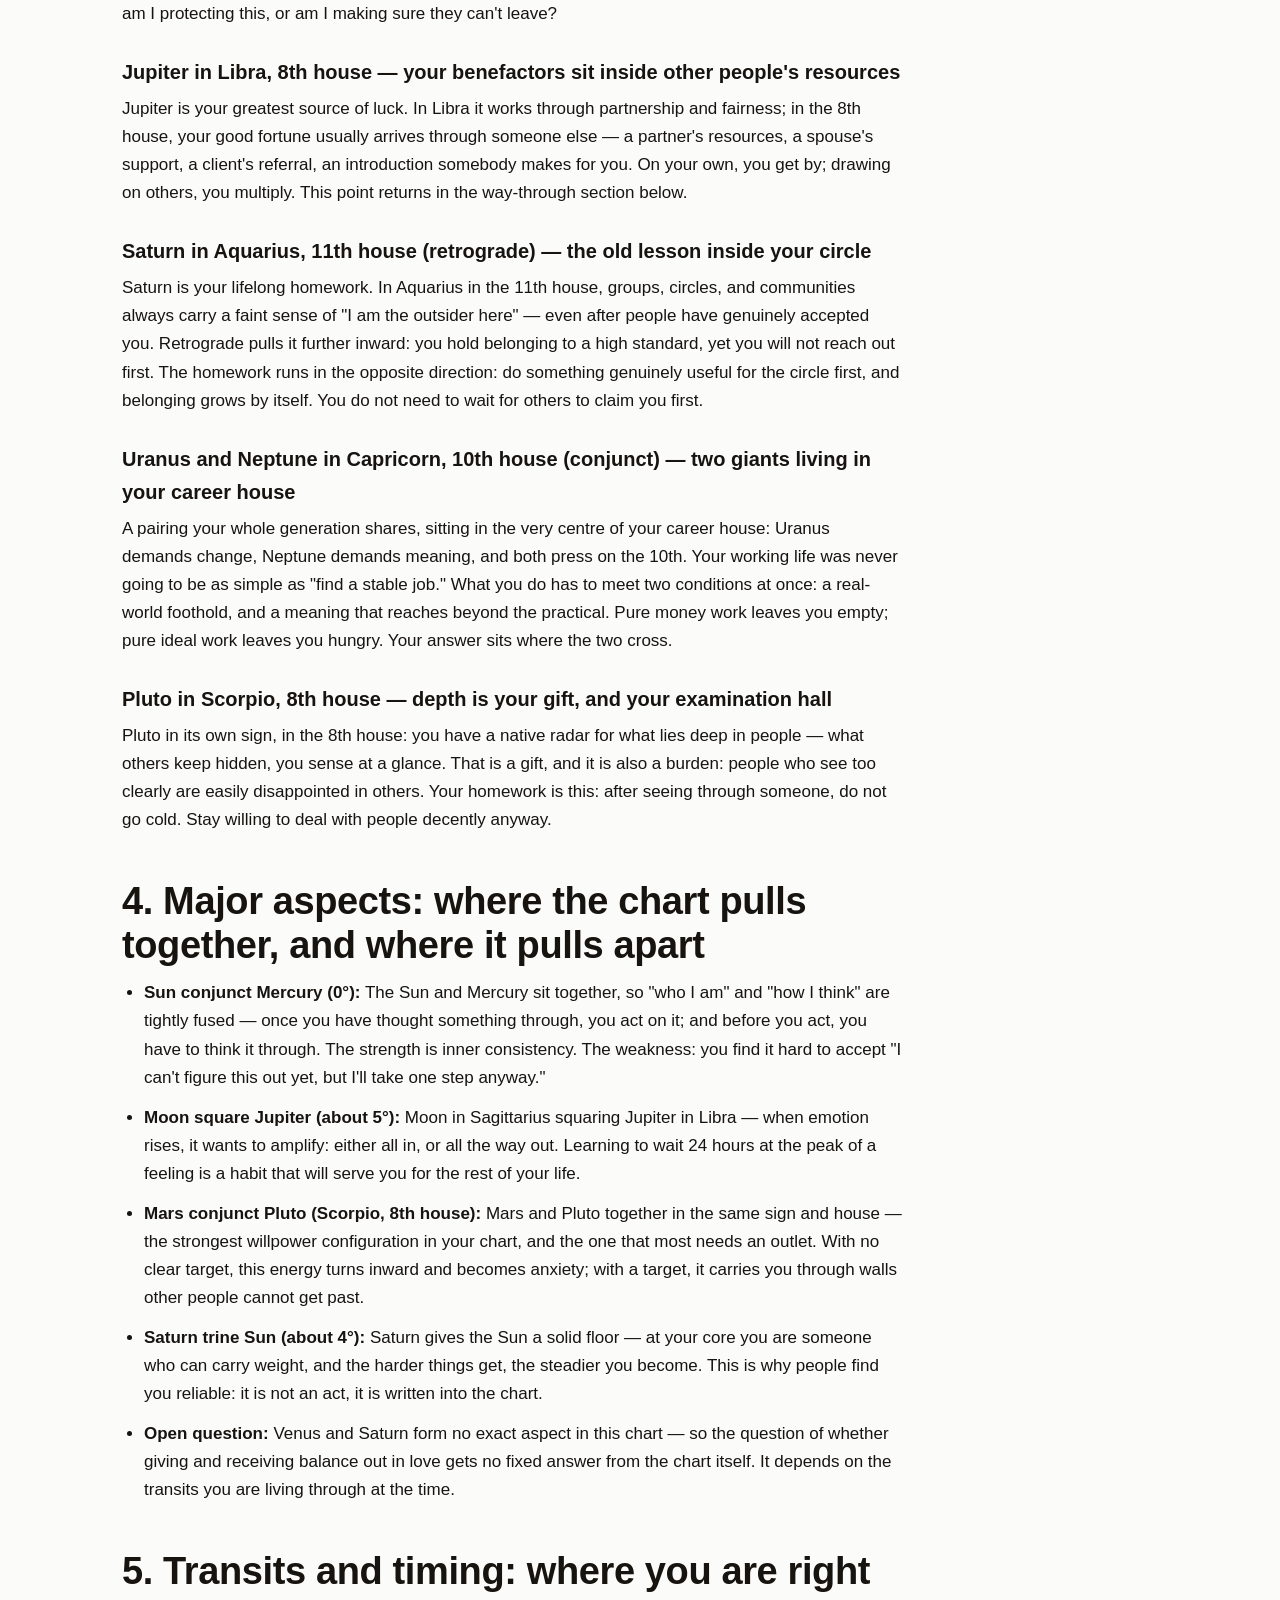
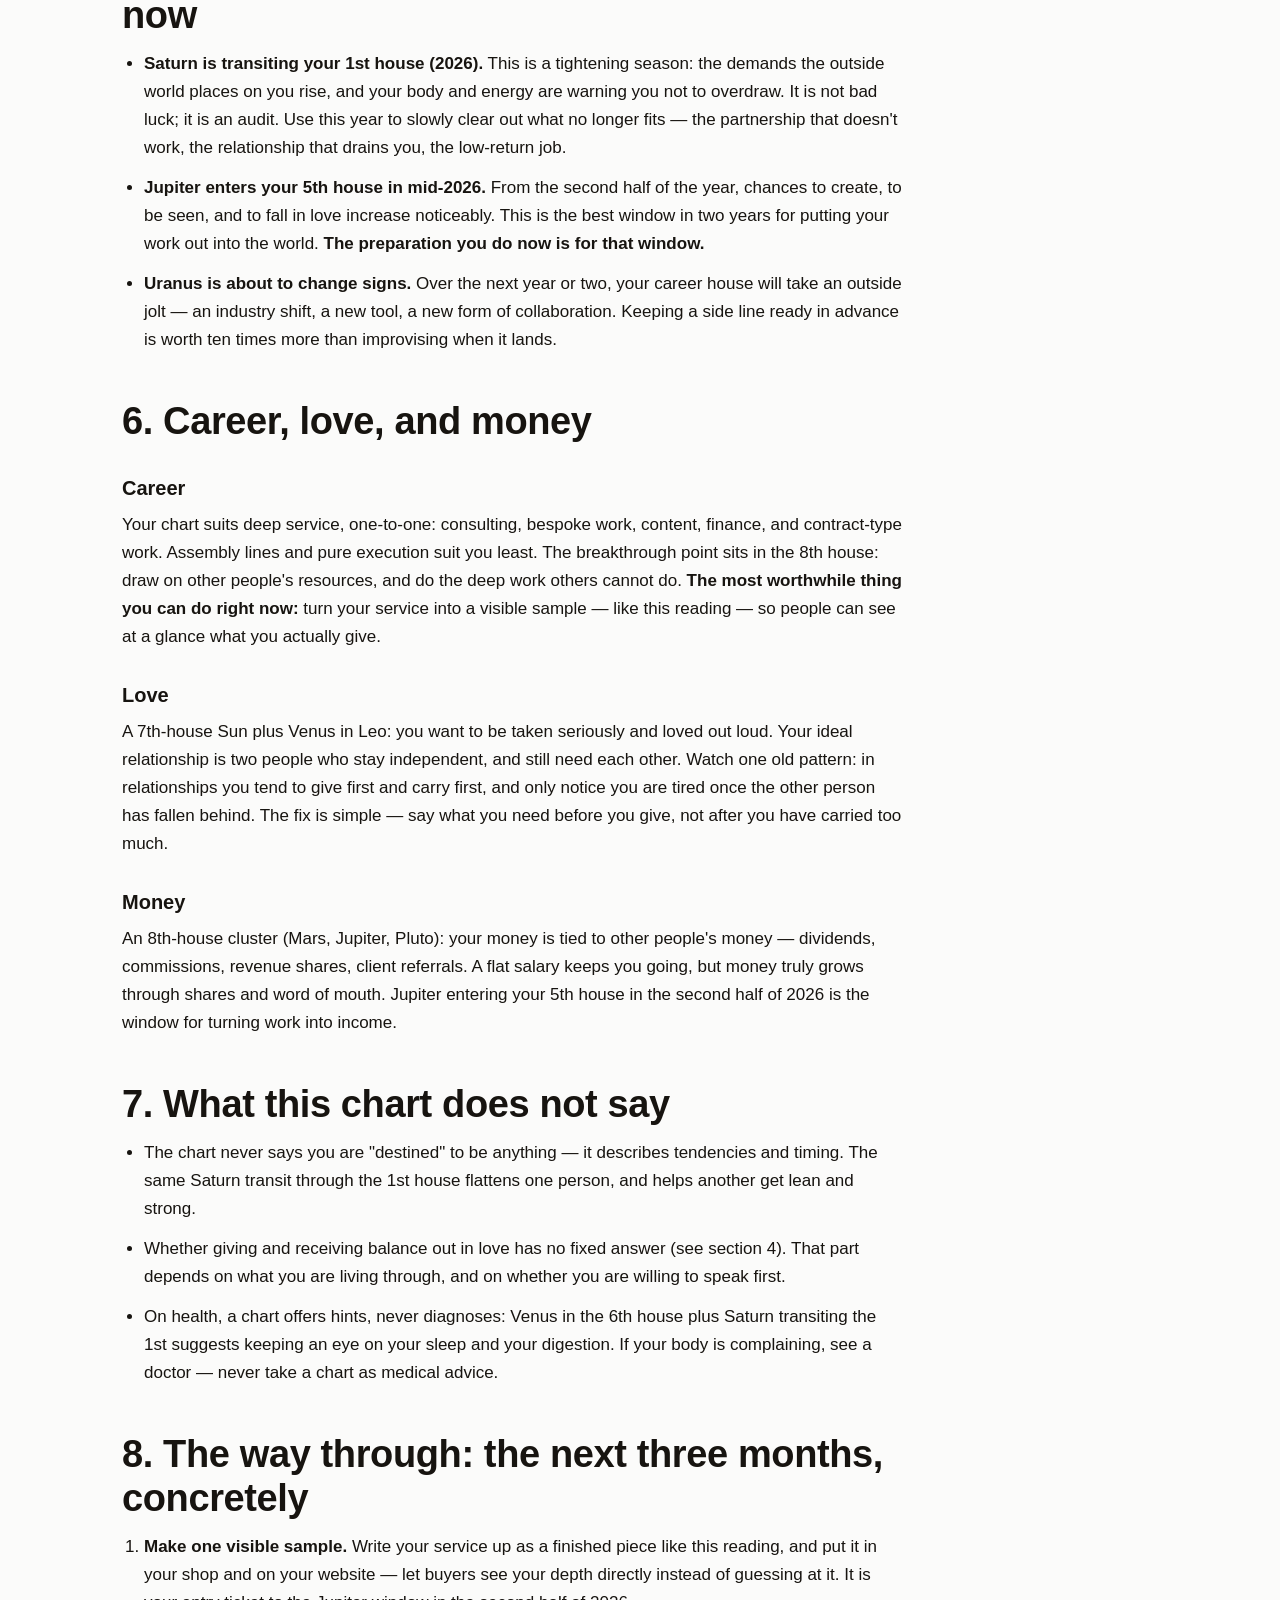
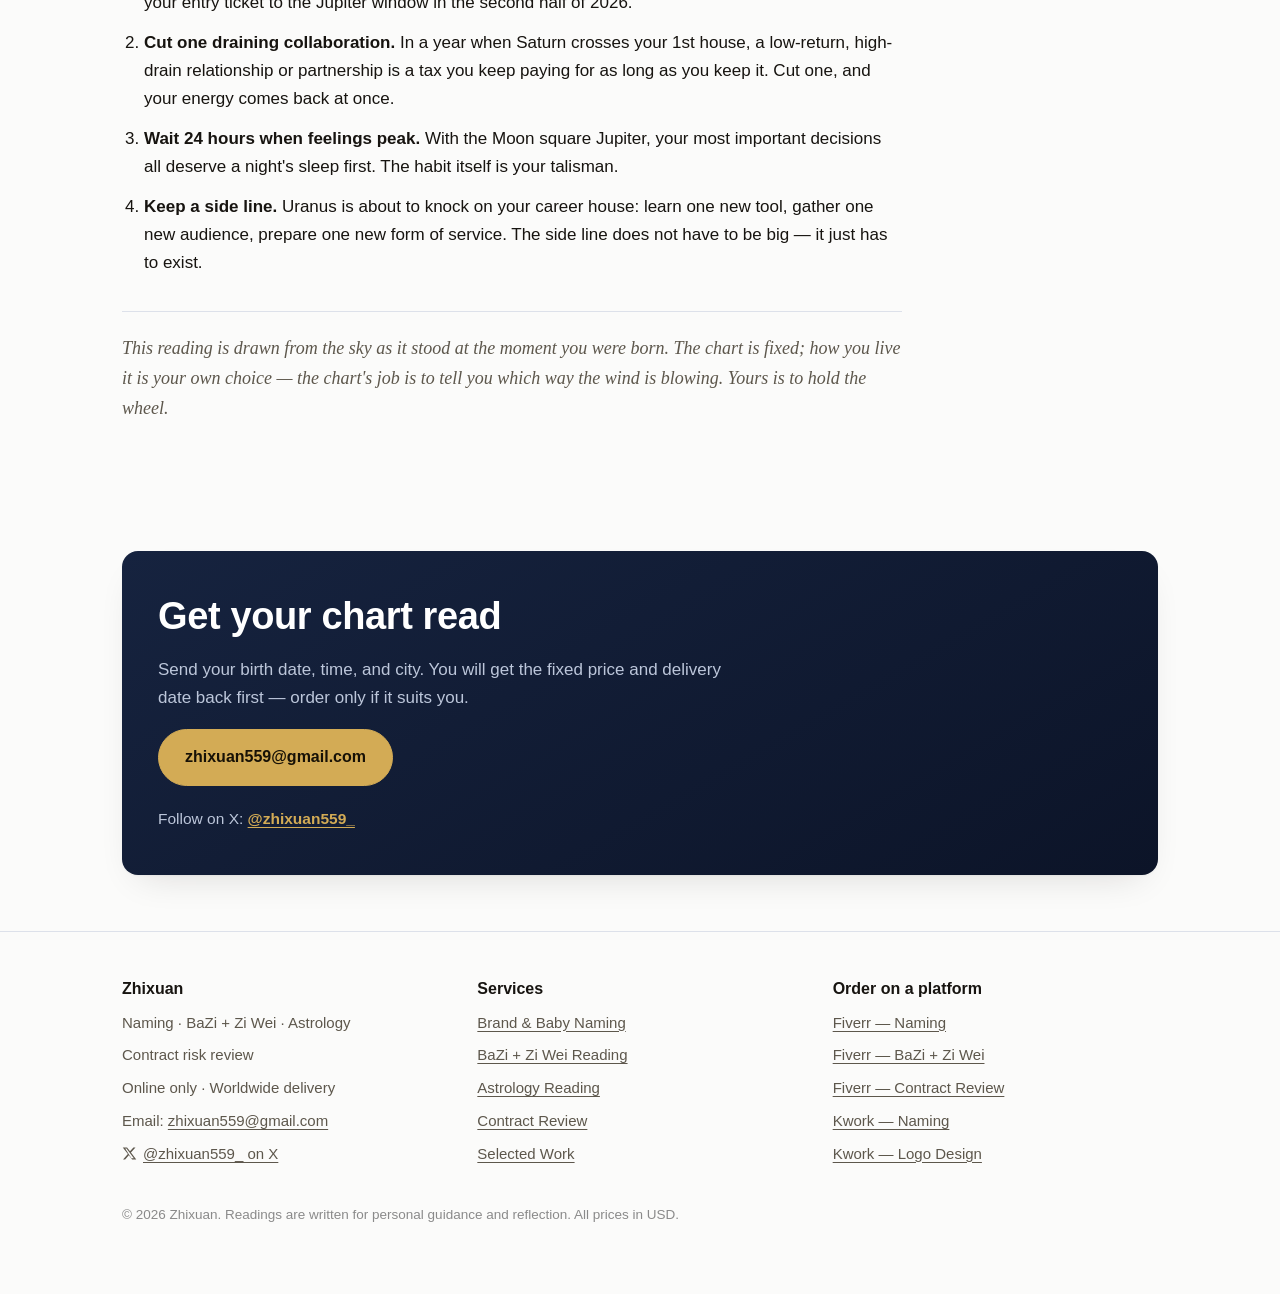
<file: readings/sample-astrology-reading.html>
<!DOCTYPE html>
<html lang="en">
<head>
<meta charset="utf-8">
<meta name="viewport" content="width=device-width, initial-scale=1">
<title>Sample Astrology Reading — A Complete Natal Chart Reading | Zhixuan</title>
<meta name="description" content="Read a complete sample natal chart reading by Zhixuan: the full placement table, Sun, Moon and rising sign, every planet by sign and house, major aspects, current transits, and career, love and money — the full depth of a paid reading, in plain English.">
<link rel="canonical" href="https://zhixuan559-beep.github.io/readings/sample-astrology-reading.html">
<meta property="og:type" content="website">
<meta property="og:site_name" content="Zhixuan">
<meta property="og:title" content="Sample Astrology Reading — A Complete Natal Chart Reading | Zhixuan">
<meta property="og:description" content="A complete natal chart reading at full paid depth: every planet, house and aspect, plus transits and concrete next steps. Read it start to finish.">
<meta property="og:url" content="https://zhixuan559-beep.github.io/readings/sample-astrology-reading.html">
<meta property="og:image" content="https://zhixuan559-beep.github.io/assets/img/sample-astrology.jpg">
<meta name="twitter:card" content="summary">
<link rel="stylesheet" href="/assets/css/style.css">
<style>
  .reading{max-width:780px}
  .reading h2{margin:46px 0 12px}
  .reading h2:first-child{margin-top:0}
  .reading h3{margin:28px 0 6px}
  .reading p{margin:0 0 16px}
  .reading ul,.reading ol{margin:0 0 18px;padding-left:22px}
  .reading li{margin-bottom:12px}
  .note-box{background:var(--soft);border:1px solid var(--line);border-radius:var(--radius);padding:18px 22px;margin:0 0 34px}
  .note-box p{margin:0;color:var(--muted);font-size:15.5px}
  .note-box p+p{margin-top:6px}
  .note-box strong{color:var(--ink)}
  .table-scroll{overflow-x:auto;-webkit-overflow-scrolling:touch;margin:6px 0 20px}
  table.chart{width:100%;border-collapse:collapse;font-size:16px;min-width:420px}
  table.chart th,table.chart td{padding:9px 14px 9px 0;border-bottom:1px solid var(--line);text-align:left;vertical-align:top}
  table.chart th{font-size:13px;font-weight:800;letter-spacing:.09em;text-transform:uppercase;color:var(--muted)}
  table.chart tr:last-child td{border-bottom:none}
  .reading .closing{font-family:var(--font-serif);font-style:italic;font-size:18px;color:var(--muted);border-top:1px solid var(--line);padding-top:22px;margin-top:34px}
  .backlink{margin:0 0 26px;font-size:15.5px}
</style>
<script type="application/ld+json">
{
  "@context": "https://schema.org",
  "@type": "Article",
  "headline": "Sample Astrology Reading — A Complete Natal Chart Reading",
  "description": "A complete sample natal chart reading at the full depth of a paid report: placement table, Sun, Moon and rising, every planet by sign and house, major aspects, transits, career, love and money.",
  "author": {"@type": "ProfessionalService", "@id": "https://zhixuan559-beep.github.io/#business", "name": "Zhixuan", "sameAs": ["https://x.com/zhixuan559_"]},
  "publisher": {"@type": "ProfessionalService", "@id": "https://zhixuan559-beep.github.io/#business", "name": "Zhixuan"},
  "mainEntityOfPage": "https://zhixuan559-beep.github.io/readings/sample-astrology-reading.html",
  "image": "https://zhixuan559-beep.github.io/assets/img/sample-astrology.jpg"
}
</script>
</head>
<body class="theme-astro">

<header class="site-header">
  <div class="wrap">
    <a class="brand" href="/">Zhixuan<span>.</span></a>
    <nav class="main-nav" aria-label="Main">
      <a href="/services/naming.html">Naming</a>
      <a href="/services/bazi-ziwei-reading.html">BaZi + Zi Wei</a>
      <a href="/services/astrology-reading.html">Astrology</a>
      <a href="/services/contract-review.html">Contract Review</a>
      <a href="/work.html">Work</a>
      <a href="/#contact">Contact</a>
    </nav>
  </div>
</header>

<main>
  <div class="hero wrap">
    <p class="kicker">Sample Reading · Western Astrology</p>
    <h1>A full natal chart reading, start to finish.</h1>
    <p class="lede">This is a complete reading at the full depth of the paid report — every planet, house, and aspect, written out the way a client's reading is written. Client name withheld for privacy; birth details shown only where the reading needs them.</p>
    <p class="zodiac" aria-hidden="true">♈ ♉ ♊ ♋ ♌ ♍ ♎ ♏ ♐ ♑ ♒ ♓</p>
    <div class="btnrow">
      <a class="btn primary" href="mailto:zhixuan559@gmail.com?subject=Astrology%20reading">Order your own reading — from $30</a>
      <a class="btn ghost" href="/services/astrology-reading.html">Back to the astrology service</a>
    </div>
  </div>

  <section>
    <div class="wrap">
      <div class="reading">
        <div class="note-box">
          <p><strong>Client:</strong> Ms. S (name withheld) · Born September 12, 1993, 6:10 p.m., Portland, Oregon, USA</p>
          <p>Client name withheld for privacy; birth details shown only where the reading needs them. The method and the reasoning are the real process, from the first placement to the last conclusion.</p>
        </div>

        <h2>1. The chart at a glance — the raw material</h2>
        <div class="table-scroll">
          <table class="chart">
            <thead>
              <tr><th scope="col">Planet</th><th scope="col">Sign</th><th scope="col">House</th></tr>
            </thead>
            <tbody>
              <tr><td>Sun ☉</td><td>Virgo 19°</td><td>7th</td></tr>
              <tr><td>Moon ☽</td><td>Sagittarius 8°</td><td>9th</td></tr>
              <tr><td>Ascendant</td><td>Pisces 14°</td><td>—</td></tr>
              <tr><td>Mercury ☿</td><td>Virgo 25°</td><td>7th</td></tr>
              <tr><td>Venus ♀</td><td>Leo 5°</td><td>6th</td></tr>
              <tr><td>Mars ♂</td><td>Scorpio 8°</td><td>8th</td></tr>
              <tr><td>Jupiter ♃</td><td>Libra 27°</td><td>8th</td></tr>
              <tr><td>Saturn ♄</td><td>Aquarius 15° (retrograde)</td><td>11th</td></tr>
              <tr><td>Uranus ♅</td><td>Capricorn 19°</td><td>10th</td></tr>
              <tr><td>Neptune ♆</td><td>Capricorn 19°</td><td>10th</td></tr>
              <tr><td>Pluto ♇</td><td>Scorpio 24°</td><td>8th</td></tr>
            </tbody>
          </table>
        </div>
        <p>A short reading covers three points — Sun, Moon, and Rising. A full reading starts here and goes down from there: <strong>the element balance, the houses, and the aspects are the raw material every judgement is built from.</strong> Your chart is earth-heavy (Sun, Mercury, Uranus, and Neptune all in earth signs), while a water Ascendant turns the sensitivity all the way up. On the surface you look steady, precise, and well organised; underneath, you feel things deeply. That split between the calm surface and the deep interior is the key to a lot of your inner friction.</p>

        <h2>2. The big three: Sun, Moon, Rising</h2>
        <h3>Sun in Virgo, 7th house — what you are here to be responsible for</h3>
        <p>The Sun is the main thread of your life. A Virgo Sun wants things done right and done usefully; placed in the 7th house, that thread runs through one-to-one relationships — a partner, a business partner, a key client. Working entirely on your own leaves you flat; being needed inside a relationship is what makes you feel lit up. One trap to watch: a 7th-house Sun easily treats "the other person is satisfied" as its own report card. Learn to tell apart which standards are yours, and which ones you are carrying on someone else's behalf.</p>
        <h3>Moon in Sagittarius, 9th house — your emotional way out</h3>
        <p>The Moon is who you are in private. A Sagittarius Moon cannot sit still; when feelings get stuck, it wants to move, to learn, to go and see somewhere new. In the 9th house, your sense of safety comes from "I am still learning, still moving forward." When life turns into repetition, you get restless first and low second — that is not ingratitude, it is your Moon asking to be fed. The fastest way to recharge your emotions is not rest; it is learning something new, or going somewhere you have never been.</p>
        <h3>Pisces Rising — the you that people meet first</h3>
        <p>The Ascendant is your front door. Pisces rising comes across as gentle, approachable, and unthreatening, and people pour their troubles out to you easily. But your Sun is Virgo — a soft front door with an exacting core. That contrast is your strongest social asset and your most tiring one: people assume you can absorb anything, while inside you keep a ruler, and everything that fails the measure gets quietly noted. You just don't say it out loud.</p>

        <h2>3. The planets, one by one</h2>
        <h3>Mercury in Virgo, 7th house (conjunct the Sun) — a mind built for one-to-one conversation</h3>
        <p>Mercury in its own sign: precise thinking, a first-rate eye for detail. Sitting right beside your Sun in the 7th house, it points to your best working shape — deep one-to-one exchange: consulting, negotiation, writing proposals, bespoke services. Group chats and public speaking are not your home ground; one-to-one is. The catch: in conversation you tend to finish other people's sentences for them. Leave a little silence, and people will trust you more.</p>
        <h3>Venus in Leo, 6th house — needing to be seen at work</h3>
        <p>Venus rules what you love and how you love. A Leo Venus wants appreciation and a touch of stage; placed in the 6th house, the house of daily work, it hides a condition inside your job satisfaction: what I do has to be seen, and praised out loud. Quiet, unthanked work drains you; work with direct feedback feeds you. The same holds in love: you need affection stated plainly. Restrained, understated love does not reach you.</p>
        <h3>Mars in Scorpio, 8th house — your energy lives in the deep end</h3>
        <p>Mars is your drive. Scorpio Mars does not show off, but once it locks onto a target, its stamina is remarkable. In the 8th house — other people's resources, deep bonds — you are suited to handling other people's money, other people's secrets, and the complicated matters others won't touch: finance, investigation, crisis work, deep consulting are all your home ground. One caution: in intimacy, an 8th-house Mars can confuse control with care. When possessiveness rises, ask yourself one question first: am I protecting this, or am I making sure they can't leave?</p>
        <h3>Jupiter in Libra, 8th house — your benefactors sit inside other people's resources</h3>
        <p>Jupiter is your greatest source of luck. In Libra it works through partnership and fairness; in the 8th house, your good fortune usually arrives through someone else — a partner's resources, a spouse's support, a client's referral, an introduction somebody makes for you. On your own, you get by; drawing on others, you multiply. This point returns in the way-through section below.</p>
        <h3>Saturn in Aquarius, 11th house (retrograde) — the old lesson inside your circle</h3>
        <p>Saturn is your lifelong homework. In Aquarius in the 11th house, groups, circles, and communities always carry a faint sense of "I am the outsider here" — even after people have genuinely accepted you. Retrograde pulls it further inward: you hold belonging to a high standard, yet you will not reach out first. The homework runs in the opposite direction: do something genuinely useful for the circle first, and belonging grows by itself. You do not need to wait for others to claim you first.</p>
        <h3>Uranus and Neptune in Capricorn, 10th house (conjunct) — two giants living in your career house</h3>
        <p>A pairing your whole generation shares, sitting in the very centre of your career house: Uranus demands change, Neptune demands meaning, and both press on the 10th. Your working life was never going to be as simple as "find a stable job." What you do has to meet two conditions at once: a real-world foothold, and a meaning that reaches beyond the practical. Pure money work leaves you empty; pure ideal work leaves you hungry. Your answer sits where the two cross.</p>
        <h3>Pluto in Scorpio, 8th house — depth is your gift, and your examination hall</h3>
        <p>Pluto in its own sign, in the 8th house: you have a native radar for what lies deep in people — what others keep hidden, you sense at a glance. That is a gift, and it is also a burden: people who see too clearly are easily disappointed in others. Your homework is this: after seeing through someone, do not go cold. Stay willing to deal with people decently anyway.</p>

        <h2>4. Major aspects: where the chart pulls together, and where it pulls apart</h2>
        <ul>
          <li><strong>Sun conjunct Mercury (0°):</strong> The Sun and Mercury sit together, so "who I am" and "how I think" are tightly fused — once you have thought something through, you act on it; and before you act, you have to think it through. The strength is inner consistency. The weakness: you find it hard to accept "I can't figure this out yet, but I'll take one step anyway."</li>
          <li><strong>Moon square Jupiter (about 5°):</strong> Moon in Sagittarius squaring Jupiter in Libra — when emotion rises, it wants to amplify: either all in, or all the way out. Learning to wait 24 hours at the peak of a feeling is a habit that will serve you for the rest of your life.</li>
          <li><strong>Mars conjunct Pluto (Scorpio, 8th house):</strong> Mars and Pluto together in the same sign and house — the strongest willpower configuration in your chart, and the one that most needs an outlet. With no clear target, this energy turns inward and becomes anxiety; with a target, it carries you through walls other people cannot get past.</li>
          <li><strong>Saturn trine Sun (about 4°):</strong> Saturn gives the Sun a solid floor — at your core you are someone who can carry weight, and the harder things get, the steadier you become. This is why people find you reliable: it is not an act, it is written into the chart.</li>
          <li><strong>Open question:</strong> Venus and Saturn form no exact aspect in this chart — so the question of whether giving and receiving balance out in love gets no fixed answer from the chart itself. It depends on the transits you are living through at the time.</li>
        </ul>

        <h2>5. Transits and timing: where you are right now</h2>
        <ul>
          <li><strong>Saturn is transiting your 1st house (2026).</strong> This is a tightening season: the demands the outside world places on you rise, and your body and energy are warning you not to overdraw. It is not bad luck; it is an audit. Use this year to slowly clear out what no longer fits — the partnership that doesn't work, the relationship that drains you, the low-return job.</li>
          <li><strong>Jupiter enters your 5th house in mid-2026.</strong> From the second half of the year, chances to create, to be seen, and to fall in love increase noticeably. This is the best window in two years for putting your work out into the world. <strong>The preparation you do now is for that window.</strong></li>
          <li><strong>Uranus is about to change signs.</strong> Over the next year or two, your career house will take an outside jolt — an industry shift, a new tool, a new form of collaboration. Keeping a side line ready in advance is worth ten times more than improvising when it lands.</li>
        </ul>

        <h2>6. Career, love, and money</h2>
        <h3>Career</h3>
        <p>Your chart suits deep service, one-to-one: consulting, bespoke work, content, finance, and contract-type work. Assembly lines and pure execution suit you least. The breakthrough point sits in the 8th house: draw on other people's resources, and do the deep work others cannot do. <strong>The most worthwhile thing you can do right now:</strong> turn your service into a visible sample — like this reading — so people can see at a glance what you actually give.</p>
        <h3>Love</h3>
        <p>A 7th-house Sun plus Venus in Leo: you want to be taken seriously and loved out loud. Your ideal relationship is two people who stay independent, and still need each other. Watch one old pattern: in relationships you tend to give first and carry first, and only notice you are tired once the other person has fallen behind. The fix is simple — say what you need before you give, not after you have carried too much.</p>
        <h3>Money</h3>
        <p>An 8th-house cluster (Mars, Jupiter, Pluto): your money is tied to other people's money — dividends, commissions, revenue shares, client referrals. A flat salary keeps you going, but money truly grows through shares and word of mouth. Jupiter entering your 5th house in the second half of 2026 is the window for turning work into income.</p>

        <h2>7. What this chart does not say</h2>
        <ul>
          <li>The chart never says you are "destined" to be anything — it describes tendencies and timing. The same Saturn transit through the 1st house flattens one person, and helps another get lean and strong.</li>
          <li>Whether giving and receiving balance out in love has no fixed answer (see section 4). That part depends on what you are living through, and on whether you are willing to speak first.</li>
          <li>On health, a chart offers hints, never diagnoses: Venus in the 6th house plus Saturn transiting the 1st suggests keeping an eye on your sleep and your digestion. If your body is complaining, see a doctor — never take a chart as medical advice.</li>
        </ul>

        <h2>8. The way through: the next three months, concretely</h2>
        <ol>
          <li><strong>Make one visible sample.</strong> Write your service up as a finished piece like this reading, and put it in your shop and on your website — let buyers see your depth directly instead of guessing at it. It is your entry ticket to the Jupiter window in the second half of 2026.</li>
          <li><strong>Cut one draining collaboration.</strong> In a year when Saturn crosses your 1st house, a low-return, high-drain relationship or partnership is a tax you keep paying for as long as you keep it. Cut one, and your energy comes back at once.</li>
          <li><strong>Wait 24 hours when feelings peak.</strong> With the Moon square Jupiter, your most important decisions all deserve a night's sleep first. The habit itself is your talisman.</li>
          <li><strong>Keep a side line.</strong> Uranus is about to knock on your career house: learn one new tool, gather one new audience, prepare one new form of service. The side line does not have to be big — it just has to exist.</li>
        </ol>

        <p class="closing">This reading is drawn from the sky as it stood at the moment you were born. The chart is fixed; how you live it is your own choice — the chart's job is to tell you which way the wind is blowing. Yours is to hold the wheel.</p>
      </div>
    </div>
  </section>

  <section>
    <div class="wrap">
      <div class="cta">
        <h2>Get your chart read</h2>
        <p>Send your birth date, time, and city. You will get the fixed price and delivery date back first — order only if it suits you.</p>
        <div class="btnrow"><a class="btn primary" href="mailto:zhixuan559@gmail.com?subject=Astrology%20reading">zhixuan559@gmail.com</a></div>
        <p class="x-follow">Follow on X: <a href="https://x.com/zhixuan559_" rel="noopener">@zhixuan559_</a></p>
      </div>
    </div>
  </section>
</main>

<footer class="site-footer">
  <div class="wrap">
    <div class="cols">
      <div>
        <h3>Zhixuan</h3>
        <ul>
          <li>Naming · BaZi + Zi Wei · Astrology</li>
          <li>Contract risk review</li>
          <li>Online only · Worldwide delivery</li>
          <li>Email: <a href="mailto:zhixuan559@gmail.com">zhixuan559@gmail.com</a></li>
          <li><a class="x-link" href="https://x.com/zhixuan559_" rel="noopener"><svg viewBox="0 0 24 24" width="15" height="15" fill="currentColor" aria-hidden="true" focusable="false"><path d="M18.244 2.25h3.308l-7.227 8.26 8.502 11.24H16.17l-5.214-6.817L4.99 21.75H1.68l7.73-8.835L1.254 2.25H8.08l4.713 6.231 5.451-6.231Zm-1.161 17.52h1.833L7.084 4.126H5.117l9.927 15.644Z"/></svg>@zhixuan559_ on X</a></li>
        </ul>
      </div>
      <div>
        <h3>Services</h3>
        <ul>
          <li><a href="/services/naming.html">Brand &amp; Baby Naming</a></li>
          <li><a href="/services/bazi-ziwei-reading.html">BaZi + Zi Wei Reading</a></li>
          <li><a href="/services/astrology-reading.html">Astrology Reading</a></li>
          <li><a href="/services/contract-review.html">Contract Review</a></li>
          <li><a href="/work.html">Selected Work</a></li>
        </ul>
      </div>
      <div>
        <h3>Order on a platform</h3>
        <ul>
          <li><a href="https://www.fiverr.com/zhixuan559/name-your-baby-or-brand-with-meaning" rel="noopener">Fiverr — Naming</a></li>
          <li><a href="https://www.fiverr.com/zhixuan559/do-a-full-bazi-and-ziwei-chart-reading-for-you" rel="noopener">Fiverr — BaZi + Zi Wei</a></li>
          <li><a href="https://www.fiverr.com/zhixuan559/review-your-contract-and-flag-legal-risks" rel="noopener">Fiverr — Contract Review</a></li>
          <li><a href="https://kwork.com/business-copywriting/55462685/i-will-create-10-unique-brand-or-baby-name-ideas-with-meanings" rel="noopener">Kwork — Naming</a></li>
          <li><a href="https://kwork.com/logo/55462573/i-will-design-a-clean-professional-logo-for-your-business" rel="noopener">Kwork — Logo Design</a></li>
        </ul>
      </div>
    </div>
    <p class="fineprint">© 2026 Zhixuan. Readings are written for personal guidance and reflection. All prices in USD.</p>
  </div>
</footer>

</body>
</html>
</file>
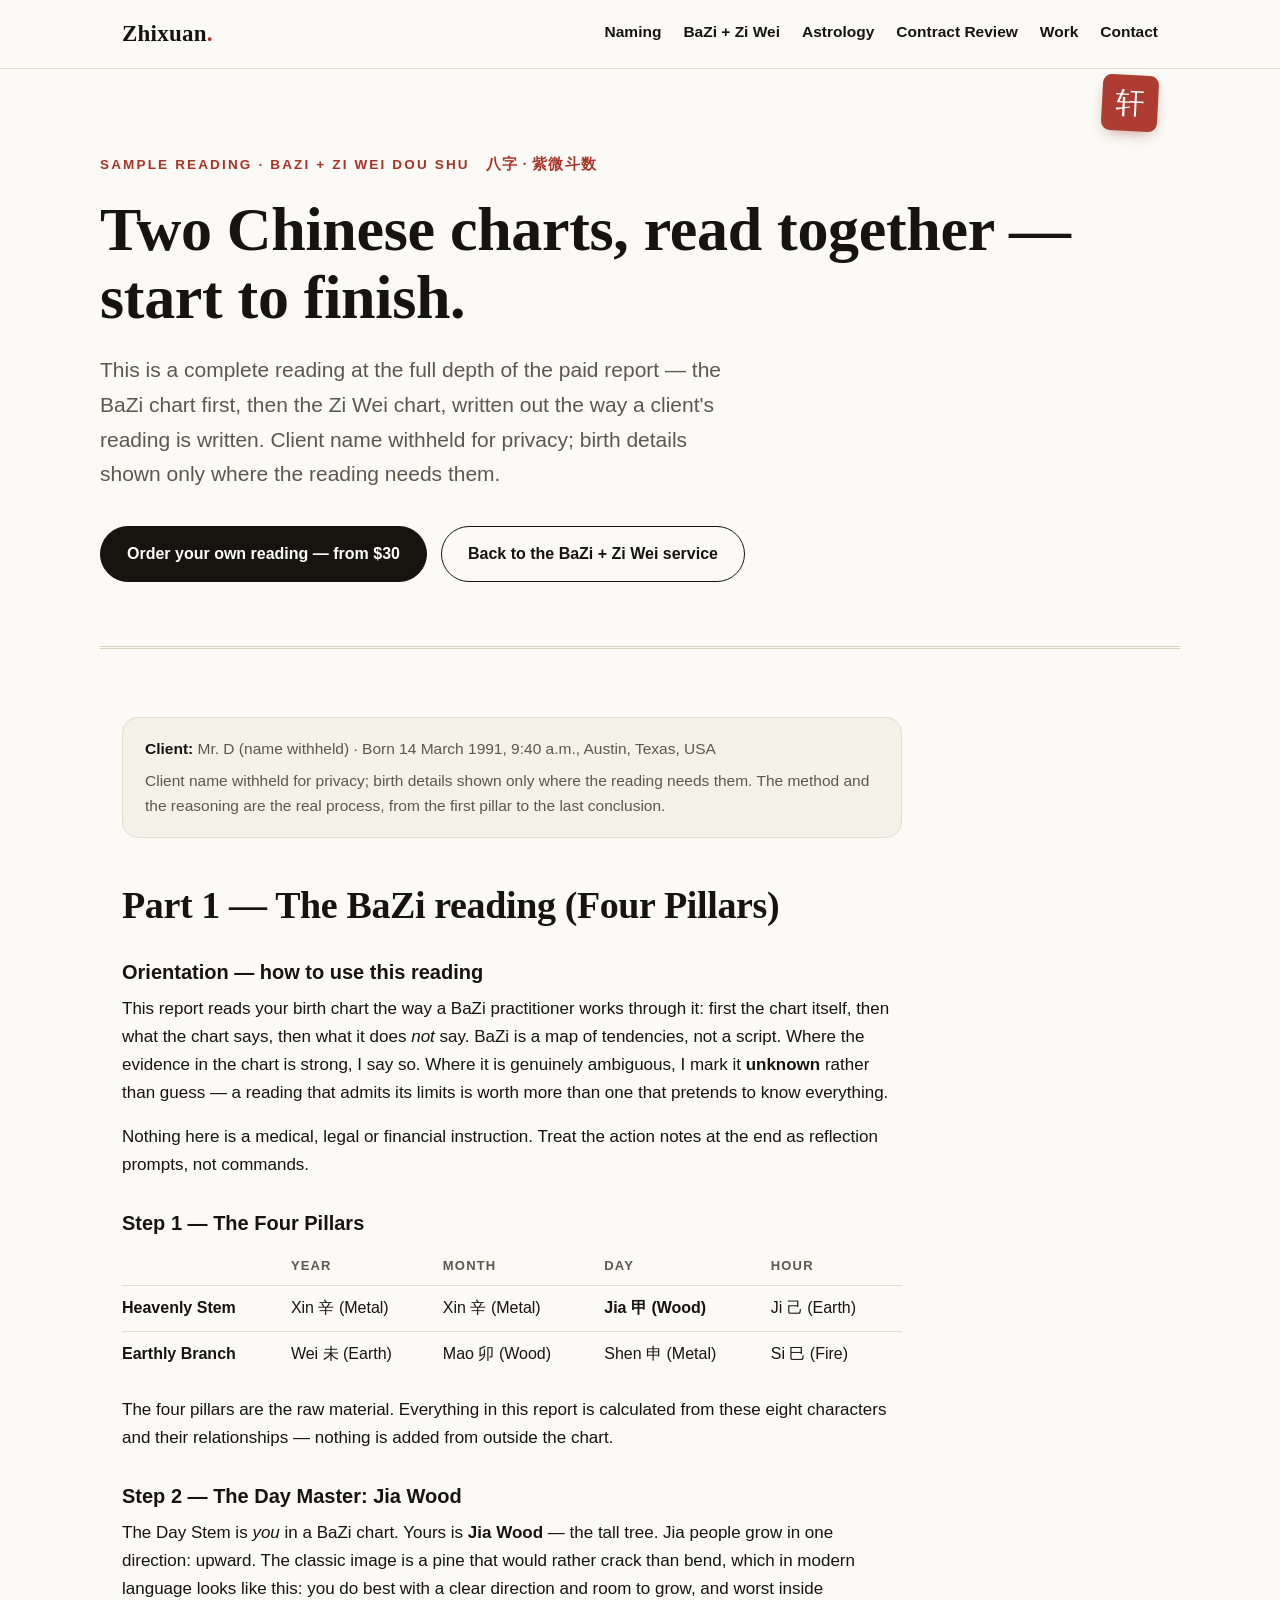
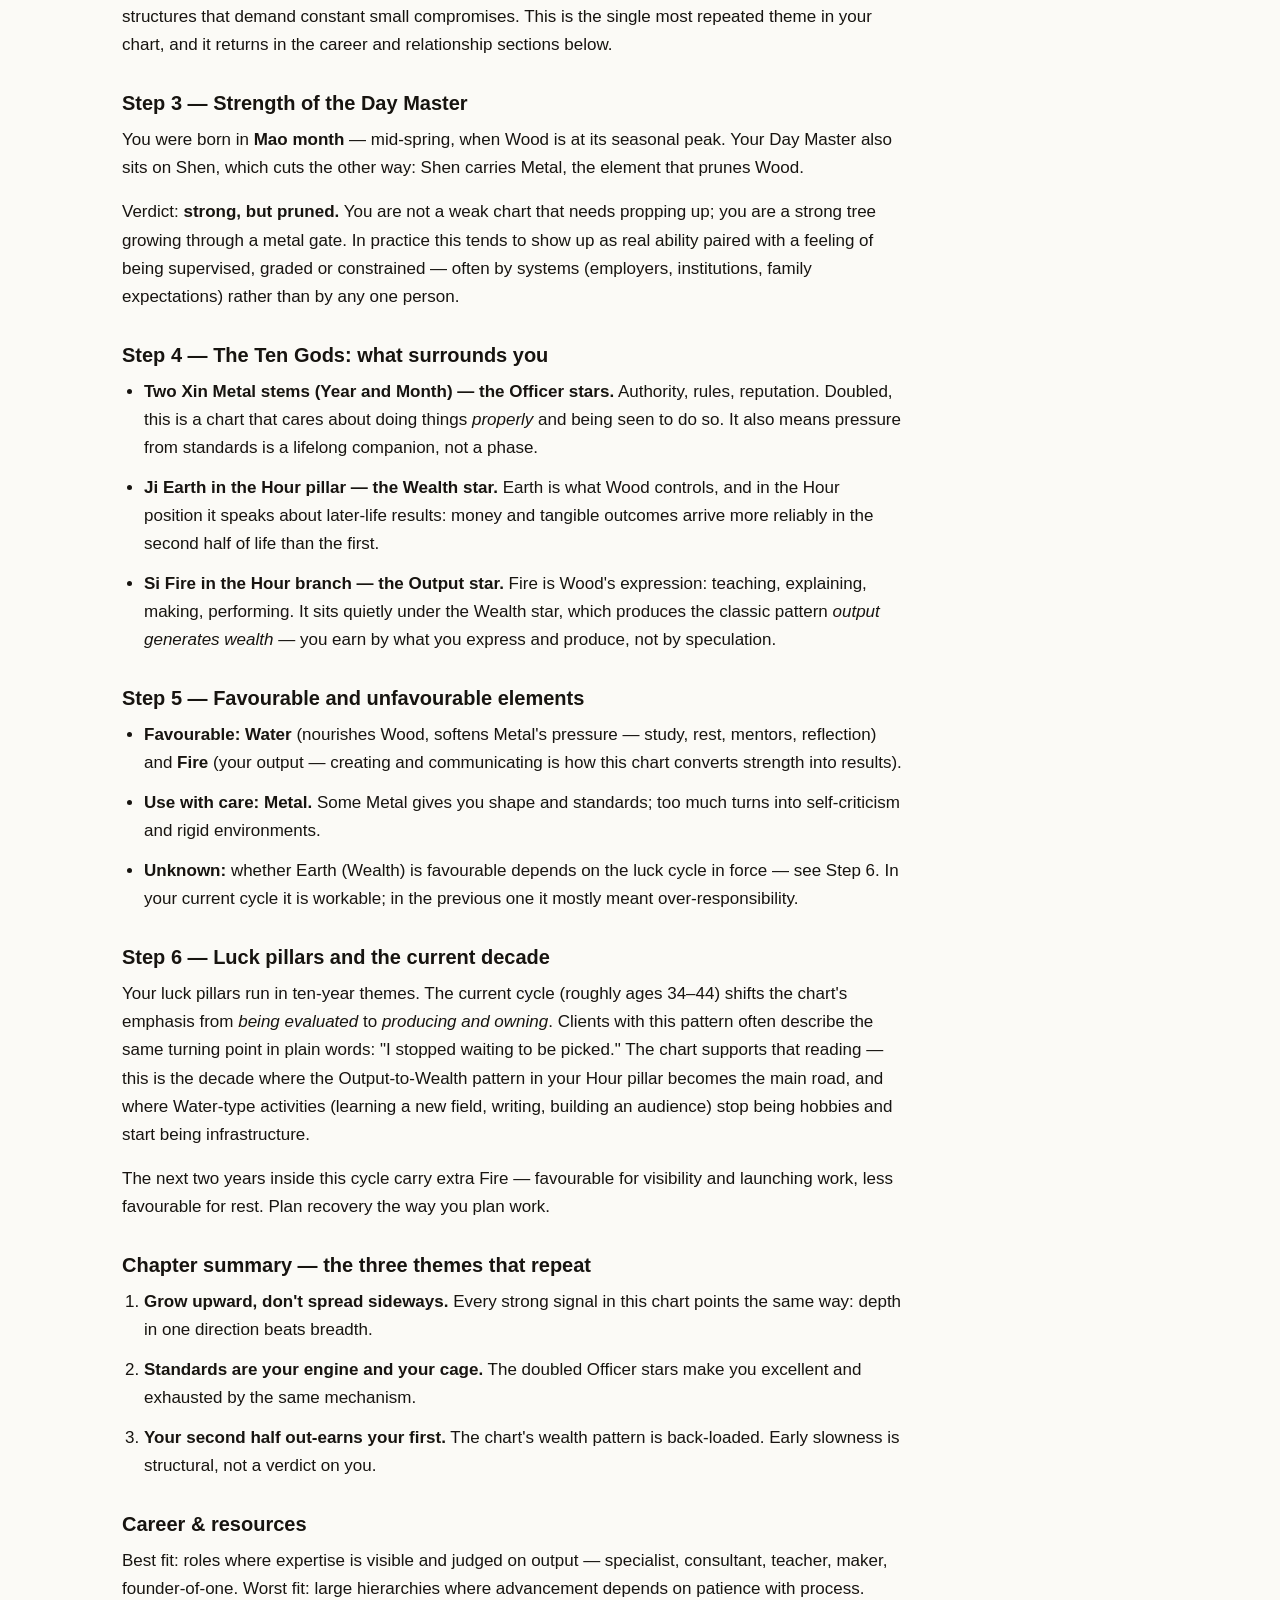
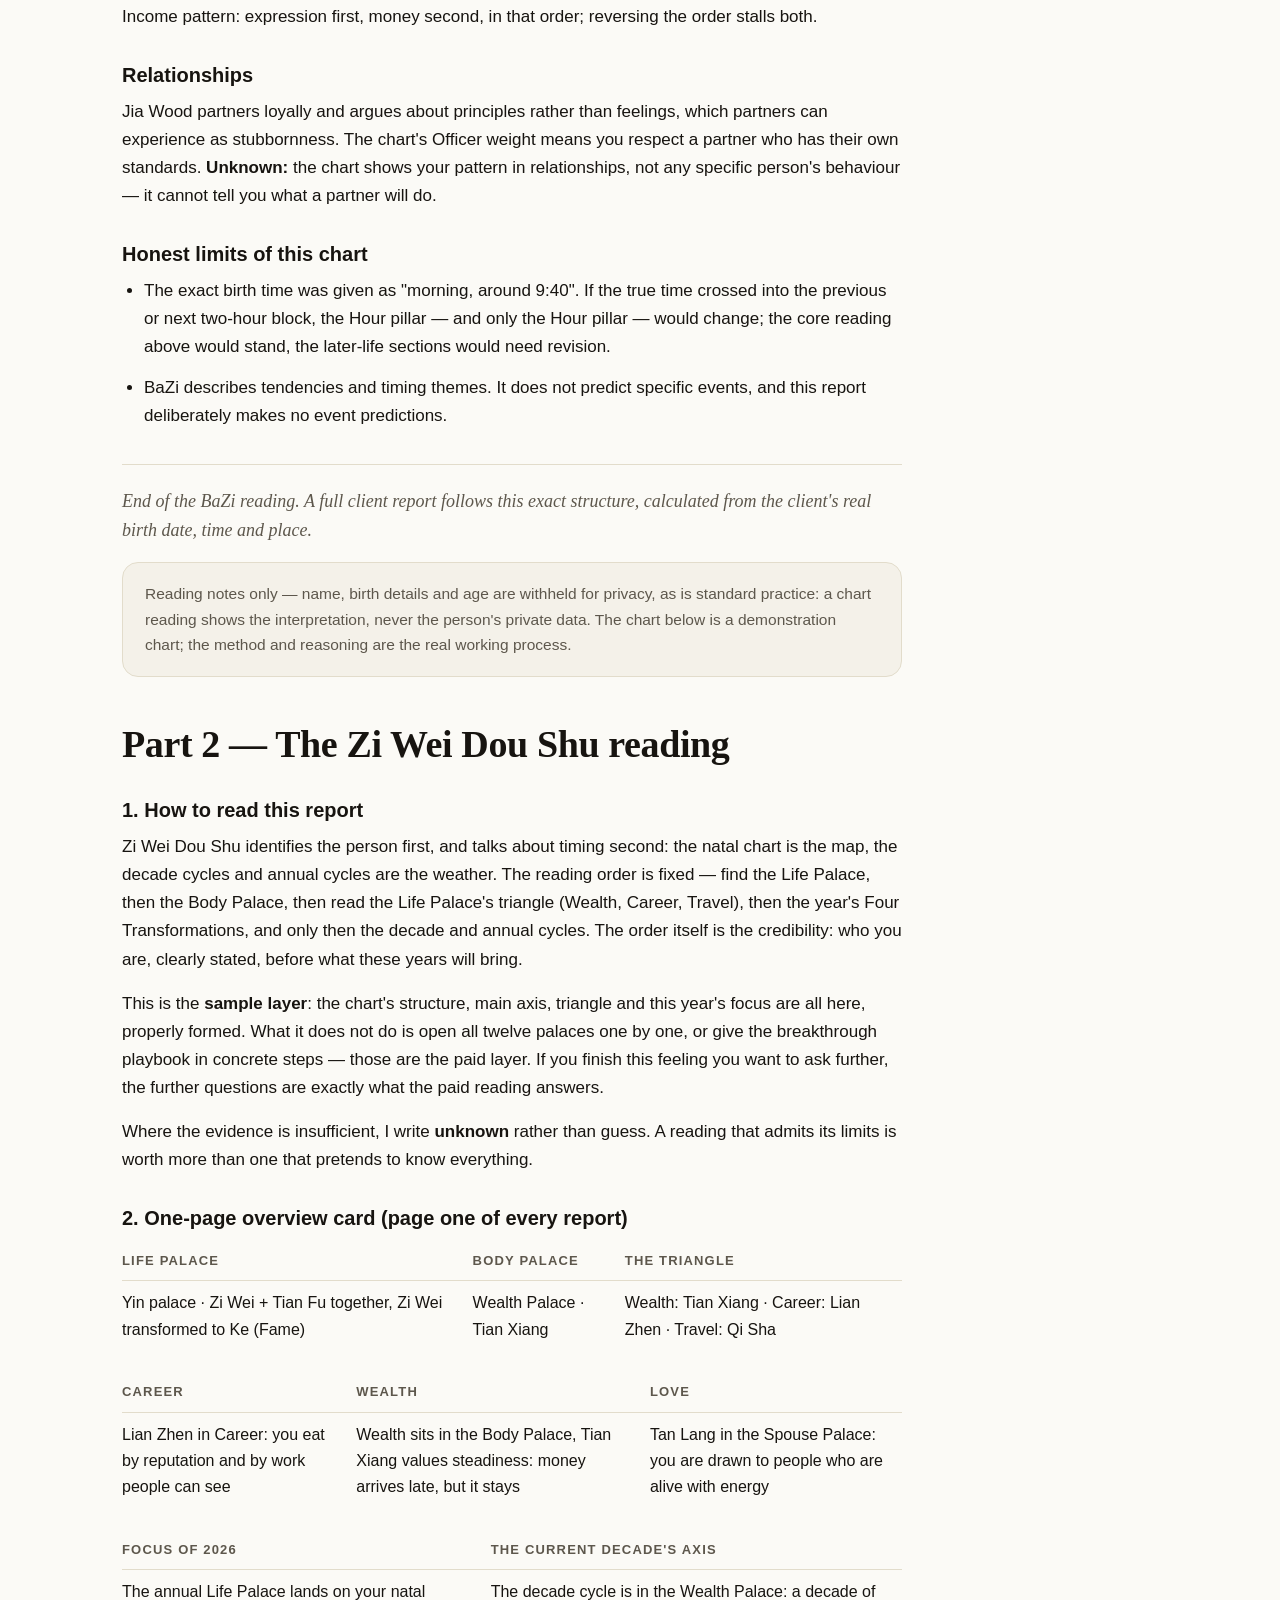
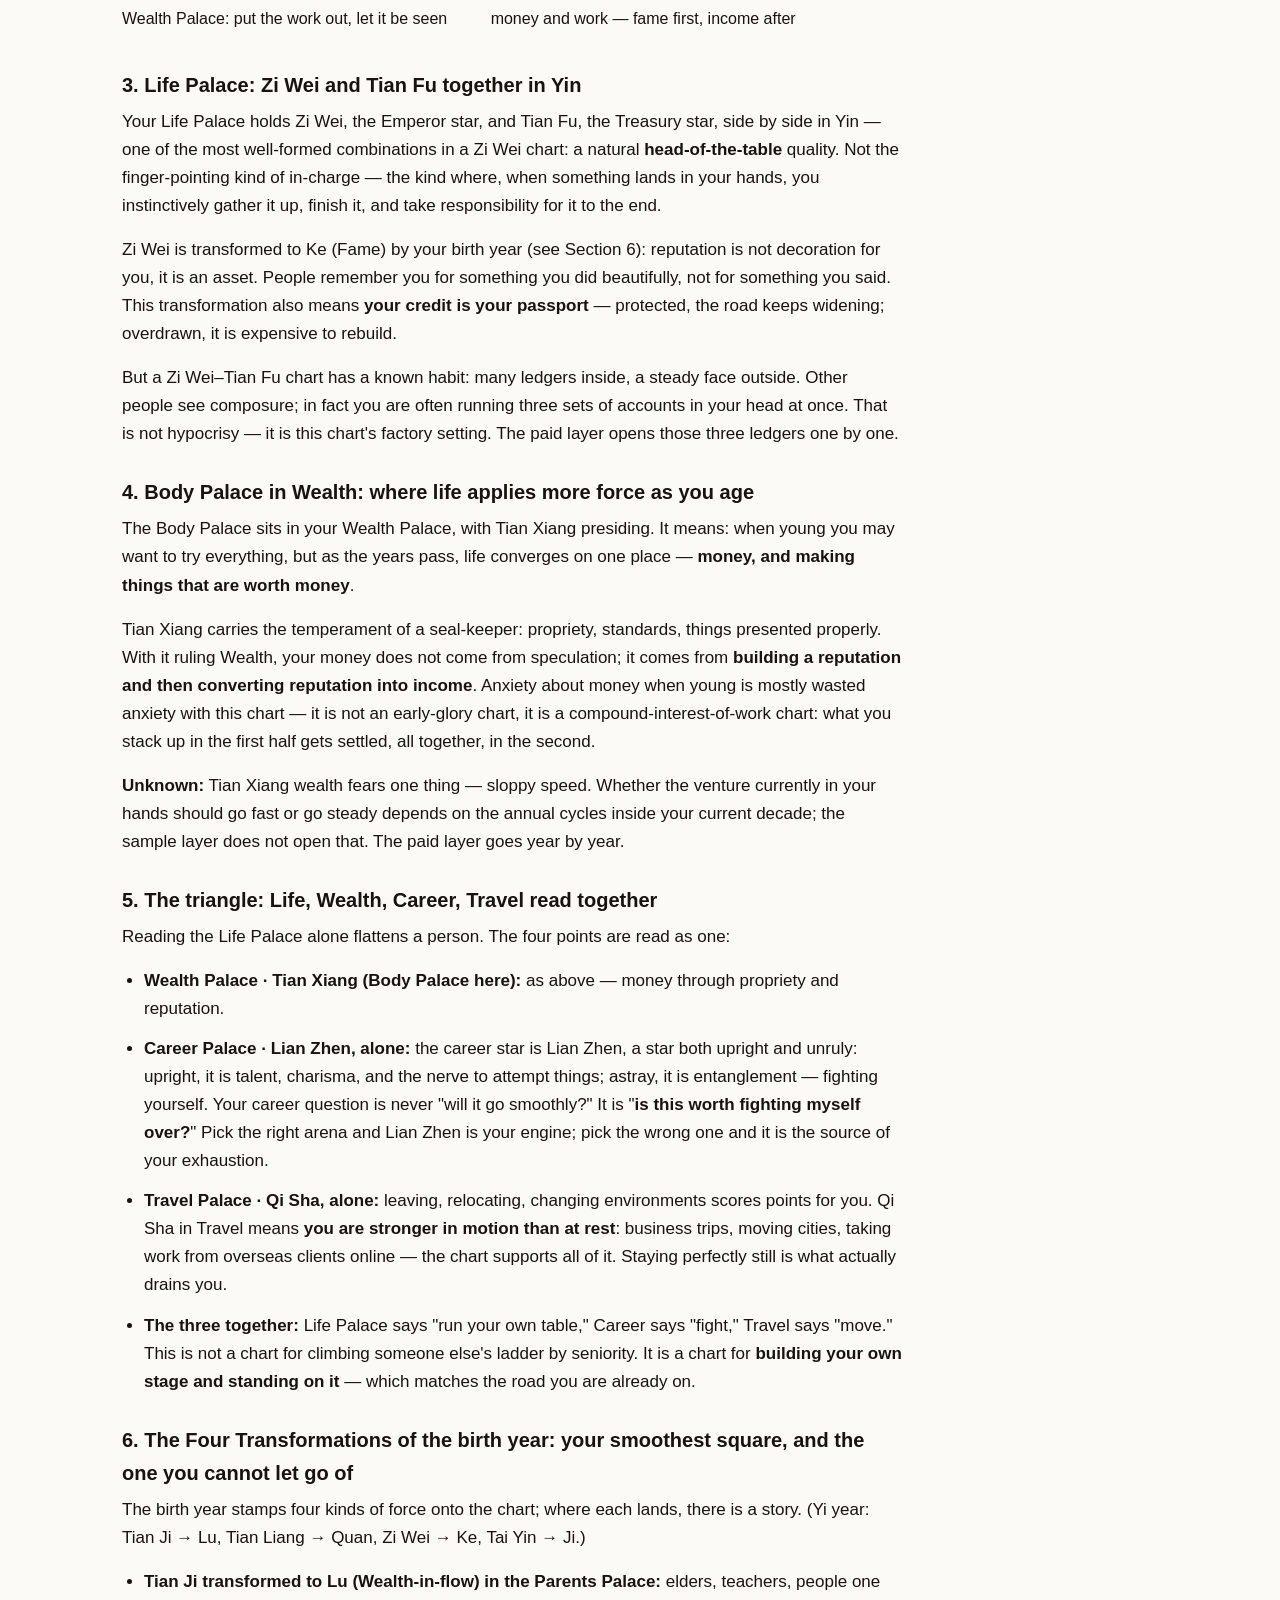
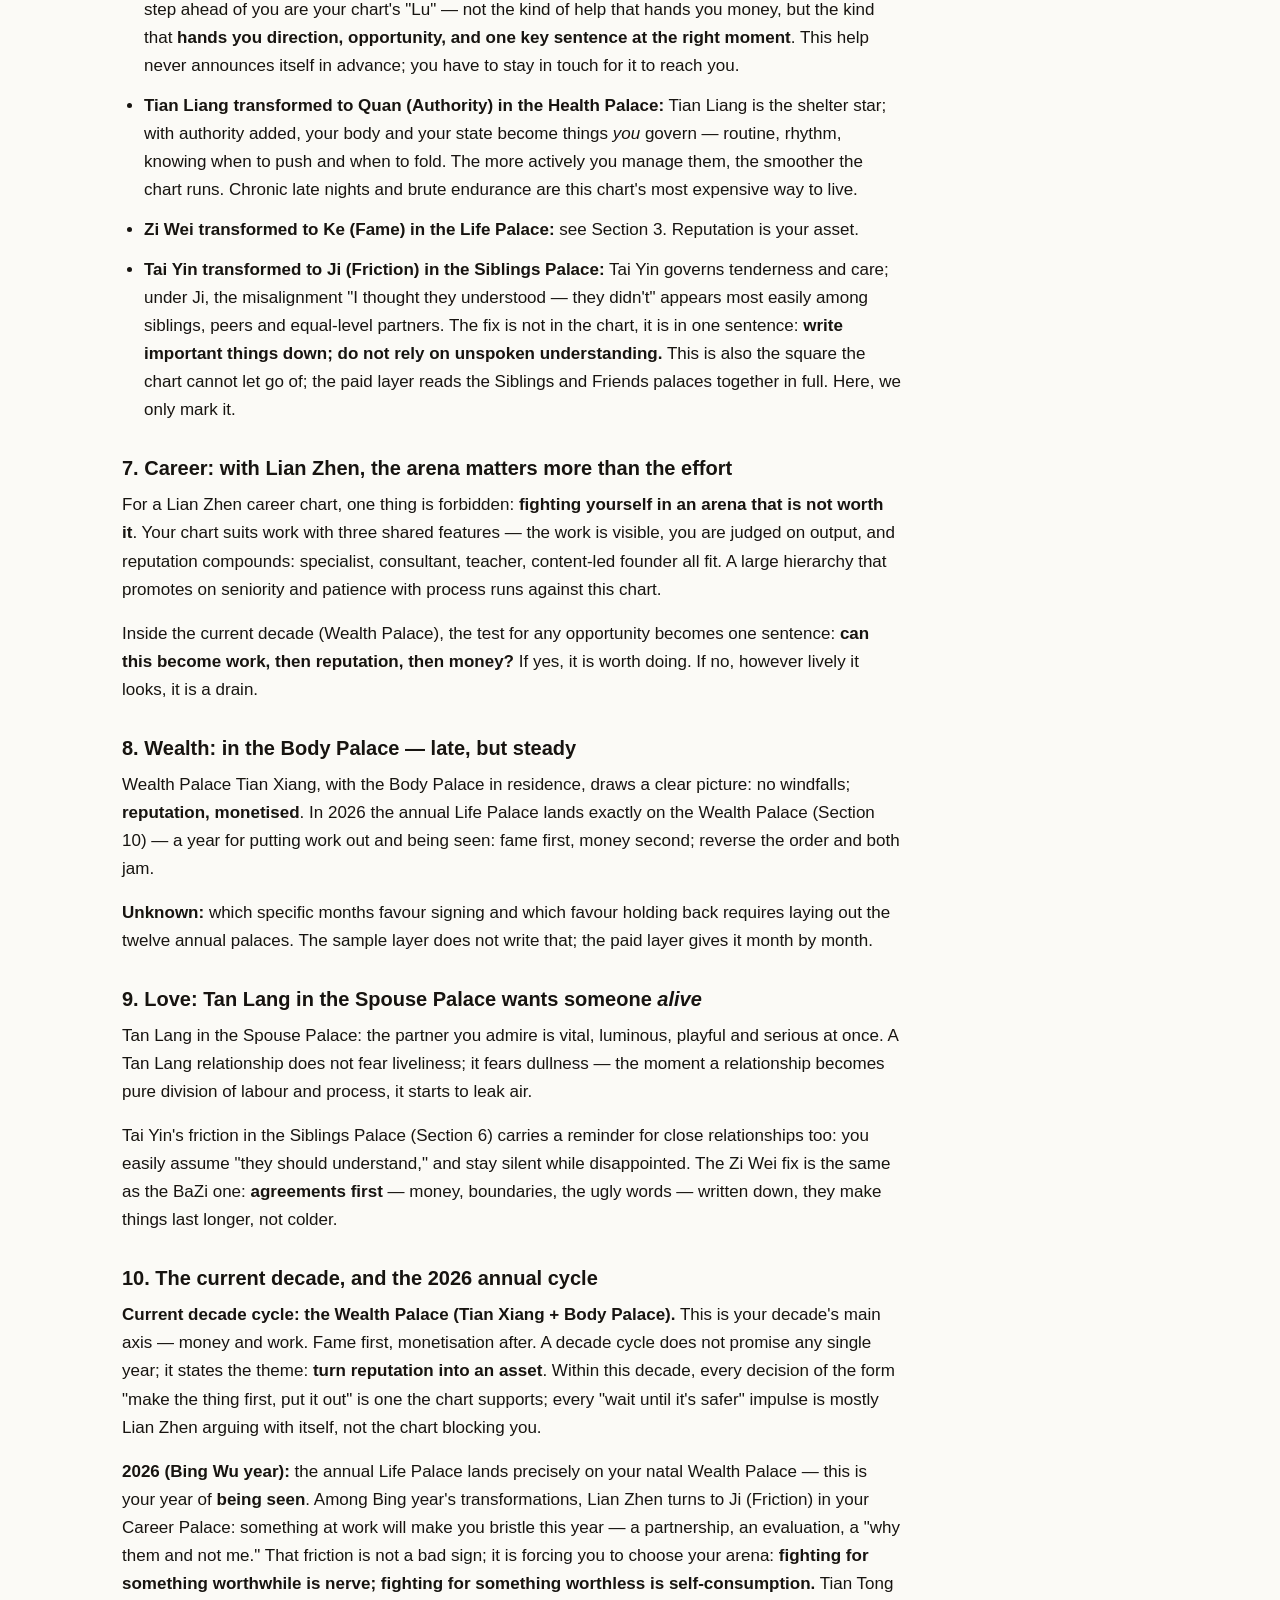
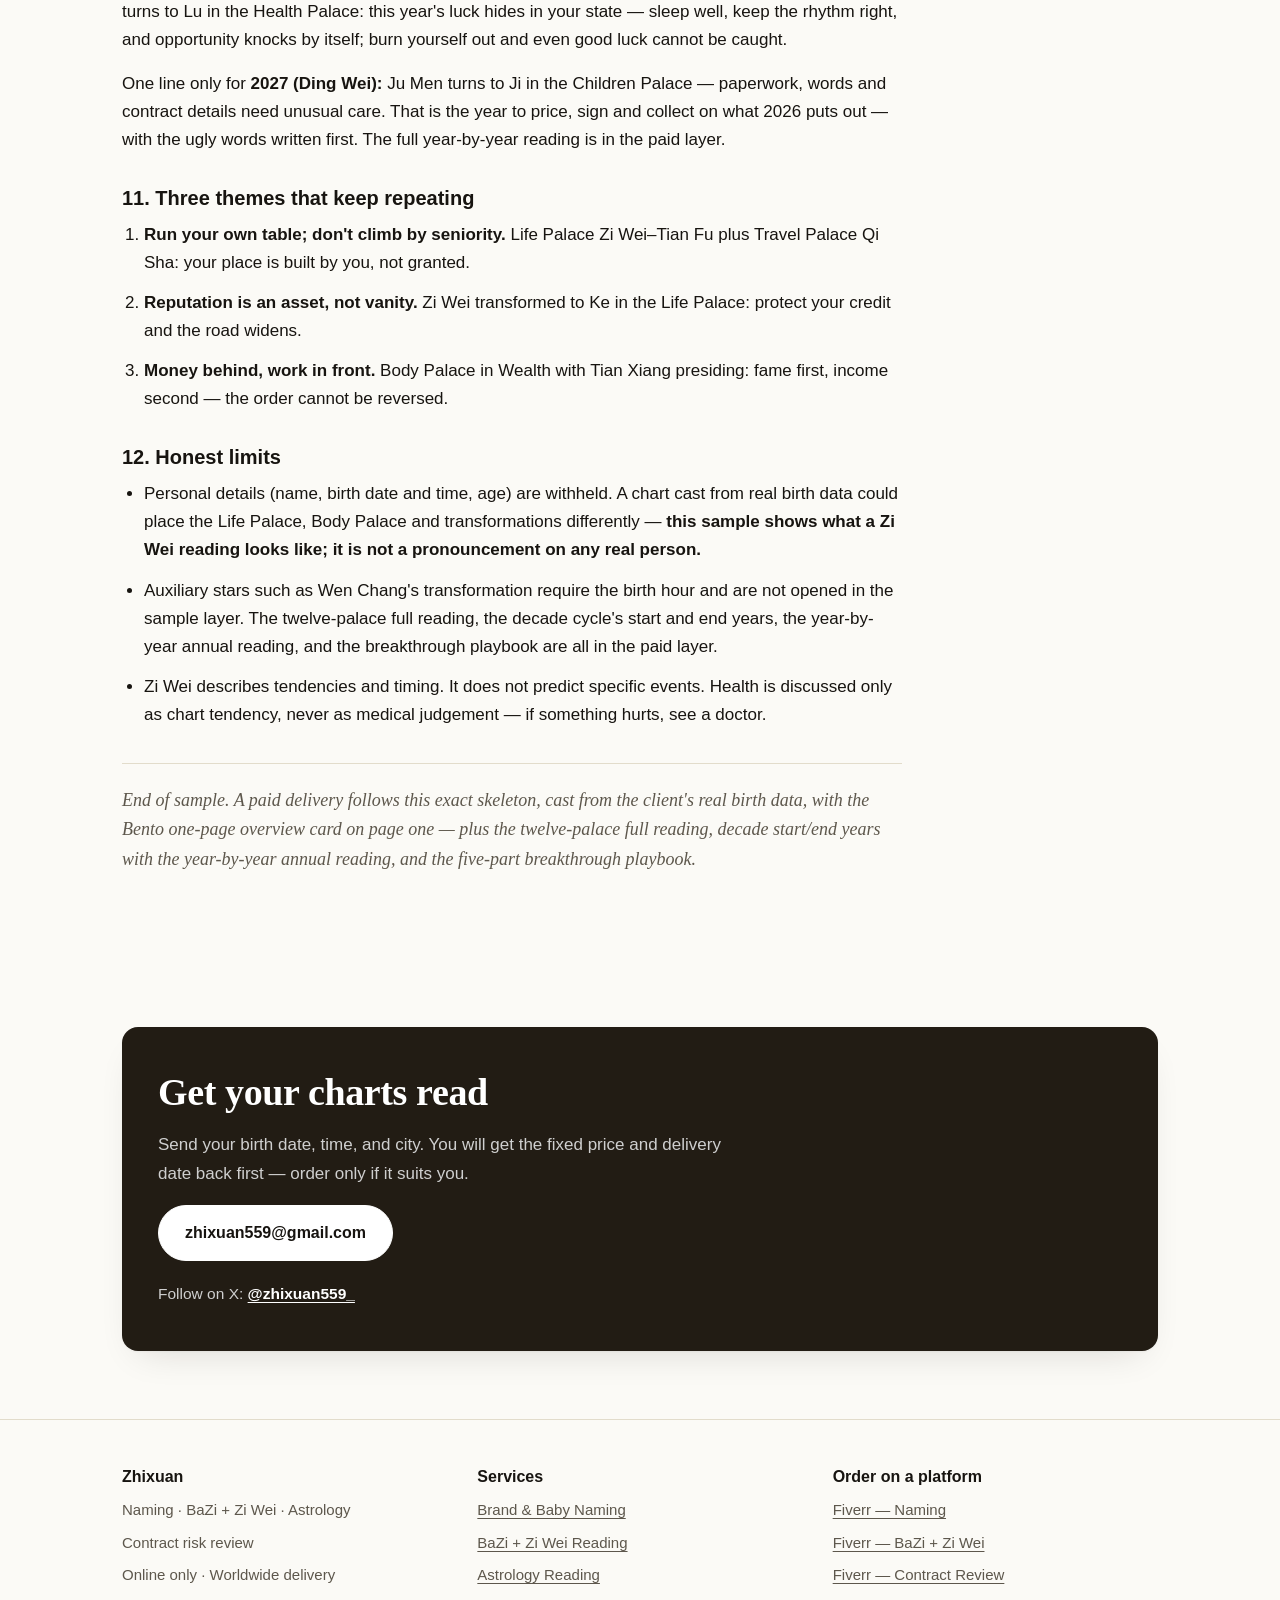
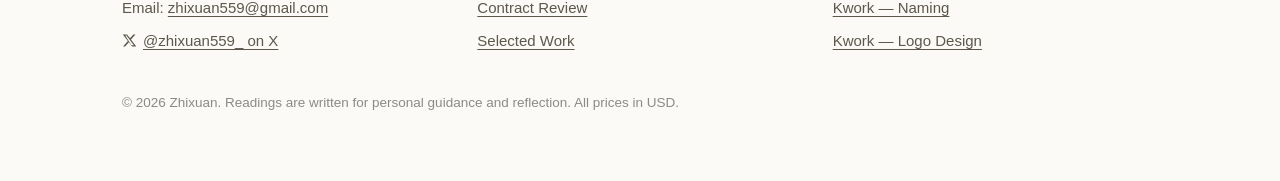
<file: readings/sample-bazi-ziwei-reading.html>
<!DOCTYPE html>
<html lang="en">
<head>
<meta charset="utf-8">
<meta name="viewport" content="width=device-width, initial-scale=1">
<title>Sample BaZi + Zi Wei Reading — A Complete Four Pillars and Zi Wei Reading | Zhixuan</title>
<meta name="description" content="Read a complete sample BaZi and Zi Wei Dou Shu reading by Zhixuan: the four pillars, Day Master and element balance, ten gods, luck cycles, then the twelve palaces, the life palace triangle and the 2026 annual cycle — the full depth of a paid reading, in plain English.">
<link rel="canonical" href="https://zhixuan559-beep.github.io/readings/sample-bazi-ziwei-reading.html">
<meta property="og:type" content="website">
<meta property="og:site_name" content="Zhixuan">
<meta property="og:title" content="Sample BaZi + Zi Wei Reading — A Complete Four Pillars and Zi Wei Reading | Zhixuan">
<meta property="og:description" content="A complete BaZi and Zi Wei Dou Shu reading at full paid depth: four pillars, Day Master, luck cycles, twelve palaces and the current year. Read it start to finish.">
<meta property="og:url" content="https://zhixuan559-beep.github.io/readings/sample-bazi-ziwei-reading.html">
<meta property="og:image" content="https://zhixuan559-beep.github.io/assets/img/sample-bazi.jpg">
<meta name="twitter:card" content="summary">
<link rel="stylesheet" href="/assets/css/style.css">
<style>
  .reading{max-width:780px}
  .reading h2{margin:46px 0 12px}
  .reading h2:first-child{margin-top:0}
  .reading h3{margin:28px 0 6px}
  .reading p{margin:0 0 16px}
  .reading ul,.reading ol{margin:0 0 18px;padding-left:22px}
  .reading li{margin-bottom:12px}
  .note-box{background:var(--soft);border:1px solid var(--line);border-radius:var(--radius);padding:18px 22px;margin:0 0 34px}
  .note-box p{margin:0;color:var(--muted);font-size:15.5px}
  .note-box p+p{margin-top:6px}
  .note-box strong{color:var(--ink)}
  .table-scroll{overflow-x:auto;-webkit-overflow-scrolling:touch;margin:6px 0 20px}
  table.chart{width:100%;border-collapse:collapse;font-size:16px;min-width:420px}
  table.chart th,table.chart td{padding:9px 14px 9px 0;border-bottom:1px solid var(--line);text-align:left;vertical-align:top}
  table.chart th{font-size:13px;font-weight:800;letter-spacing:.09em;text-transform:uppercase;color:var(--muted)}
  table.chart tr:last-child td{border-bottom:none}
  .reading .closing{font-family:var(--font-serif);font-style:italic;font-size:18px;color:var(--muted);border-top:1px solid var(--line);padding-top:22px;margin-top:34px}
  .backlink{margin:0 0 26px;font-size:15.5px}
</style>
<script type="application/ld+json">
{
  "@context": "https://schema.org",
  "@type": "Article",
  "headline": "Sample BaZi + Zi Wei Reading — A Complete Four Pillars and Zi Wei Reading",
  "description": "A complete sample BaZi and Zi Wei Dou Shu reading at the full depth of a paid report: four pillars, Day Master and element balance, ten gods, luck cycles, twelve palaces, and the 2026 annual cycle.",
  "author": {"@type": "ProfessionalService", "@id": "https://zhixuan559-beep.github.io/#business", "name": "Zhixuan", "sameAs": ["https://x.com/zhixuan559_"]},
  "publisher": {"@type": "ProfessionalService", "@id": "https://zhixuan559-beep.github.io/#business", "name": "Zhixuan"},
  "mainEntityOfPage": "https://zhixuan559-beep.github.io/readings/sample-bazi-ziwei-reading.html",
  "image": "https://zhixuan559-beep.github.io/assets/img/sample-bazi.jpg"
}
</script>
</head>
<body class="theme-bazi">

<header class="site-header">
  <div class="wrap">
    <a class="brand" href="/">Zhixuan<span>.</span></a>
    <nav class="main-nav" aria-label="Main">
      <a href="/services/naming.html">Naming</a>
      <a href="/services/bazi-ziwei-reading.html">BaZi + Zi Wei</a>
      <a href="/services/astrology-reading.html">Astrology</a>
      <a href="/services/contract-review.html">Contract Review</a>
      <a href="/work.html">Work</a>
      <a href="/#contact">Contact</a>
    </nav>
  </div>
</header>

<main>
  <div class="hero wrap">
    <span class="seal" aria-hidden="true">轩</span>
    <p class="kicker">Sample Reading · BaZi + Zi Wei Dou Shu <span class="zh">八字 · 紫微斗数</span></p>
    <h1>Two Chinese charts, read together — start to finish.</h1>
    <p class="lede">This is a complete reading at the full depth of the paid report — the BaZi chart first, then the Zi Wei chart, written out the way a client's reading is written. Client name withheld for privacy; birth details shown only where the reading needs them.</p>
    <div class="btnrow">
      <a class="btn primary" href="mailto:zhixuan559@gmail.com?subject=BaZi%20%2B%20Zi%20Wei%20reading">Order your own reading — from $30</a>
      <a class="btn ghost" href="/services/bazi-ziwei-reading.html">Back to the BaZi + Zi Wei service</a>
    </div>
  </div>

  <section>
    <div class="wrap">
      <div class="reading">
        <div class="note-box">
          <p><strong>Client:</strong> Mr. D (name withheld) · Born 14 March 1991, 9:40 a.m., Austin, Texas, USA</p>
          <p>Client name withheld for privacy; birth details shown only where the reading needs them. The method and the reasoning are the real process, from the first pillar to the last conclusion.</p>
        </div>

        <h2>Part 1 — The BaZi reading (Four Pillars)</h2>

        <h3>Orientation — how to use this reading</h3>
        <p>This report reads your birth chart the way a BaZi practitioner works through it: first the chart itself, then what the chart says, then what it does <em>not</em> say. BaZi is a map of tendencies, not a script. Where the evidence in the chart is strong, I say so. Where it is genuinely ambiguous, I mark it <strong>unknown</strong> rather than guess — a reading that admits its limits is worth more than one that pretends to know everything.</p>
        <p>Nothing here is a medical, legal or financial instruction. Treat the action notes at the end as reflection prompts, not commands.</p>

        <h3>Step 1 — The Four Pillars</h3>
        <div class="table-scroll">
          <table class="chart">
            <thead>
              <tr><th scope="col"></th><th scope="col">Year</th><th scope="col">Month</th><th scope="col">Day</th><th scope="col">Hour</th></tr>
            </thead>
            <tbody>
              <tr><td><strong>Heavenly Stem</strong></td><td>Xin 辛 (Metal)</td><td>Xin 辛 (Metal)</td><td><strong>Jia 甲 (Wood)</strong></td><td>Ji 己 (Earth)</td></tr>
              <tr><td><strong>Earthly Branch</strong></td><td>Wei 未 (Earth)</td><td>Mao 卯 (Wood)</td><td>Shen 申 (Metal)</td><td>Si 巳 (Fire)</td></tr>
            </tbody>
          </table>
        </div>
        <p>The four pillars are the raw material. Everything in this report is calculated from these eight characters and their relationships — nothing is added from outside the chart.</p>

        <h3>Step 2 — The Day Master: Jia Wood</h3>
        <p>The Day Stem is <em>you</em> in a BaZi chart. Yours is <strong>Jia Wood</strong> — the tall tree. Jia people grow in one direction: upward. The classic image is a pine that would rather crack than bend, which in modern language looks like this: you do best with a clear direction and room to grow, and worst inside structures that demand constant small compromises. This is the single most repeated theme in your chart, and it returns in the career and relationship sections below.</p>

        <h3>Step 3 — Strength of the Day Master</h3>
        <p>You were born in <strong>Mao month</strong> — mid-spring, when Wood is at its seasonal peak. Your Day Master also sits on Shen, which cuts the other way: Shen carries Metal, the element that prunes Wood.</p>
        <p>Verdict: <strong>strong, but pruned.</strong> You are not a weak chart that needs propping up; you are a strong tree growing through a metal gate. In practice this tends to show up as real ability paired with a feeling of being supervised, graded or constrained — often by systems (employers, institutions, family expectations) rather than by any one person.</p>

        <h3>Step 4 — The Ten Gods: what surrounds you</h3>
        <ul>
          <li><strong>Two Xin Metal stems (Year and Month) — the Officer stars.</strong> Authority, rules, reputation. Doubled, this is a chart that cares about doing things <em>properly</em> and being seen to do so. It also means pressure from standards is a lifelong companion, not a phase.</li>
          <li><strong>Ji Earth in the Hour pillar — the Wealth star.</strong> Earth is what Wood controls, and in the Hour position it speaks about later-life results: money and tangible outcomes arrive more reliably in the second half of life than the first.</li>
          <li><strong>Si Fire in the Hour branch — the Output star.</strong> Fire is Wood's expression: teaching, explaining, making, performing. It sits quietly under the Wealth star, which produces the classic pattern <em>output generates wealth</em> — you earn by what you express and produce, not by speculation.</li>
        </ul>

        <h3>Step 5 — Favourable and unfavourable elements</h3>
        <ul>
          <li><strong>Favourable: Water</strong> (nourishes Wood, softens Metal's pressure — study, rest, mentors, reflection) and <strong>Fire</strong> (your output — creating and communicating is how this chart converts strength into results).</li>
          <li><strong>Use with care: Metal.</strong> Some Metal gives you shape and standards; too much turns into self-criticism and rigid environments.</li>
          <li><strong>Unknown:</strong> whether Earth (Wealth) is favourable depends on the luck cycle in force — see Step 6. In your current cycle it is workable; in the previous one it mostly meant over-responsibility.</li>
        </ul>

        <h3>Step 6 — Luck pillars and the current decade</h3>
        <p>Your luck pillars run in ten-year themes. The current cycle (roughly ages 34–44) shifts the chart's emphasis from <em>being evaluated</em> to <em>producing and owning</em>. Clients with this pattern often describe the same turning point in plain words: "I stopped waiting to be picked." The chart supports that reading — this is the decade where the Output-to-Wealth pattern in your Hour pillar becomes the main road, and where Water-type activities (learning a new field, writing, building an audience) stop being hobbies and start being infrastructure.</p>
        <p>The next two years inside this cycle carry extra Fire — favourable for visibility and launching work, less favourable for rest. Plan recovery the way you plan work.</p>

        <h3>Chapter summary — the three themes that repeat</h3>
        <ol>
          <li><strong>Grow upward, don't spread sideways.</strong> Every strong signal in this chart points the same way: depth in one direction beats breadth.</li>
          <li><strong>Standards are your engine and your cage.</strong> The doubled Officer stars make you excellent and exhausted by the same mechanism.</li>
          <li><strong>Your second half out-earns your first.</strong> The chart's wealth pattern is back-loaded. Early slowness is structural, not a verdict on you.</li>
        </ol>

        <h3>Career &amp; resources</h3>
        <p>Best fit: roles where expertise is visible and judged on output — specialist, consultant, teacher, maker, founder-of-one. Worst fit: large hierarchies where advancement depends on patience with process. Income pattern: expression first, money second, in that order; reversing the order stalls both.</p>

        <h3>Relationships</h3>
        <p>Jia Wood partners loyally and argues about principles rather than feelings, which partners can experience as stubbornness. The chart's Officer weight means you respect a partner who has their own standards. <strong>Unknown:</strong> the chart shows your pattern in relationships, not any specific person's behaviour — it cannot tell you what a partner will do.</p>

        <h3>Honest limits of this chart</h3>
        <ul>
          <li>The exact birth time was given as "morning, around 9:40". If the true time crossed into the previous or next two-hour block, the Hour pillar — and only the Hour pillar — would change; the core reading above would stand, the later-life sections would need revision.</li>
          <li>BaZi describes tendencies and timing themes. It does not predict specific events, and this report deliberately makes no event predictions.</li>
        </ul>

        <p class="closing">End of the BaZi reading. A full client report follows this exact structure, calculated from the client's real birth date, time and place.</p>

        <div class="note-box">
          <p>Reading notes only — name, birth details and age are withheld for privacy, as is standard practice: a chart reading shows the interpretation, never the person's private data. The chart below is a demonstration chart; the method and reasoning are the real working process.</p>
        </div>

        <h2>Part 2 — The Zi Wei Dou Shu reading</h2>

        <h3>1. How to read this report</h3>
        <p>Zi Wei Dou Shu identifies the person first, and talks about timing second: the natal chart is the map, the decade cycles and annual cycles are the weather. The reading order is fixed — find the Life Palace, then the Body Palace, then read the Life Palace's triangle (Wealth, Career, Travel), then the year's Four Transformations, and only then the decade and annual cycles. The order itself is the credibility: who you are, clearly stated, before what these years will bring.</p>
        <p>This is the <strong>sample layer</strong>: the chart's structure, main axis, triangle and this year's focus are all here, properly formed. What it does not do is open all twelve palaces one by one, or give the breakthrough playbook in concrete steps — those are the paid layer. If you finish this feeling you want to ask further, the further questions are exactly what the paid reading answers.</p>
        <p>Where the evidence is insufficient, I write <strong>unknown</strong> rather than guess. A reading that admits its limits is worth more than one that pretends to know everything.</p>

        <h3>2. One-page overview card (page one of every report)</h3>
        <div class="table-scroll">
          <table class="chart">
            <thead>
              <tr><th scope="col">Life Palace</th><th scope="col">Body Palace</th><th scope="col">The Triangle</th></tr>
            </thead>
            <tbody>
              <tr><td>Yin palace · Zi Wei + Tian Fu together, Zi Wei transformed to Ke (Fame)</td><td>Wealth Palace · Tian Xiang</td><td>Wealth: Tian Xiang · Career: Lian Zhen · Travel: Qi Sha</td></tr>
            </tbody>
          </table>
        </div>
        <div class="table-scroll">
          <table class="chart">
            <thead>
              <tr><th scope="col">Career</th><th scope="col">Wealth</th><th scope="col">Love</th></tr>
            </thead>
            <tbody>
              <tr><td>Lian Zhen in Career: you eat by reputation and by work people can see</td><td>Wealth sits in the Body Palace, Tian Xiang values steadiness: money arrives late, but it stays</td><td>Tan Lang in the Spouse Palace: you are drawn to people who are alive with energy</td></tr>
            </tbody>
          </table>
        </div>
        <div class="table-scroll">
          <table class="chart">
            <thead>
              <tr><th scope="col">Focus of 2026</th><th scope="col">The current decade's axis</th></tr>
            </thead>
            <tbody>
              <tr><td>The annual Life Palace lands on your natal Wealth Palace: put the work out, let it be seen</td><td>The decade cycle is in the Wealth Palace: a decade of money and work — fame first, income after</td></tr>
            </tbody>
          </table>
        </div>

        <h3>3. Life Palace: Zi Wei and Tian Fu together in Yin</h3>
        <p>Your Life Palace holds Zi Wei, the Emperor star, and Tian Fu, the Treasury star, side by side in Yin — one of the most well-formed combinations in a Zi Wei chart: a natural <strong>head-of-the-table</strong> quality. Not the finger-pointing kind of in-charge — the kind where, when something lands in your hands, you instinctively gather it up, finish it, and take responsibility for it to the end.</p>
        <p>Zi Wei is transformed to Ke (Fame) by your birth year (see Section 6): reputation is not decoration for you, it is an asset. People remember you for something you did beautifully, not for something you said. This transformation also means <strong>your credit is your passport</strong> — protected, the road keeps widening; overdrawn, it is expensive to rebuild.</p>
        <p>But a Zi Wei–Tian Fu chart has a known habit: many ledgers inside, a steady face outside. Other people see composure; in fact you are often running three sets of accounts in your head at once. That is not hypocrisy — it is this chart's factory setting. The paid layer opens those three ledgers one by one.</p>

        <h3>4. Body Palace in Wealth: where life applies more force as you age</h3>
        <p>The Body Palace sits in your Wealth Palace, with Tian Xiang presiding. It means: when young you may want to try everything, but as the years pass, life converges on one place — <strong>money, and making things that are worth money</strong>.</p>
        <p>Tian Xiang carries the temperament of a seal-keeper: propriety, standards, things presented properly. With it ruling Wealth, your money does not come from speculation; it comes from <strong>building a reputation and then converting reputation into income</strong>. Anxiety about money when young is mostly wasted anxiety with this chart — it is not an early-glory chart, it is a compound-interest-of-work chart: what you stack up in the first half gets settled, all together, in the second.</p>
        <p><strong>Unknown:</strong> Tian Xiang wealth fears one thing — sloppy speed. Whether the venture currently in your hands should go fast or go steady depends on the annual cycles inside your current decade; the sample layer does not open that. The paid layer goes year by year.</p>

        <h3>5. The triangle: Life, Wealth, Career, Travel read together</h3>
        <p>Reading the Life Palace alone flattens a person. The four points are read as one:</p>
        <ul>
          <li><strong>Wealth Palace · Tian Xiang (Body Palace here):</strong> as above — money through propriety and reputation.</li>
          <li><strong>Career Palace · Lian Zhen, alone:</strong> the career star is Lian Zhen, a star both upright and unruly: upright, it is talent, charisma, and the nerve to attempt things; astray, it is entanglement — fighting yourself. Your career question is never "will it go smoothly?" It is "<strong>is this worth fighting myself over?</strong>" Pick the right arena and Lian Zhen is your engine; pick the wrong one and it is the source of your exhaustion.</li>
          <li><strong>Travel Palace · Qi Sha, alone:</strong> leaving, relocating, changing environments scores points for you. Qi Sha in Travel means <strong>you are stronger in motion than at rest</strong>: business trips, moving cities, taking work from overseas clients online — the chart supports all of it. Staying perfectly still is what actually drains you.</li>
          <li><strong>The three together:</strong> Life Palace says "run your own table," Career says "fight," Travel says "move." This is not a chart for climbing someone else's ladder by seniority. It is a chart for <strong>building your own stage and standing on it</strong> — which matches the road you are already on.</li>
        </ul>

        <h3>6. The Four Transformations of the birth year: your smoothest square, and the one you cannot let go of</h3>
        <p>The birth year stamps four kinds of force onto the chart; where each lands, there is a story. (Yi year: Tian Ji → Lu, Tian Liang → Quan, Zi Wei → Ke, Tai Yin → Ji.)</p>
        <ul>
          <li><strong>Tian Ji transformed to Lu (Wealth-in-flow) in the Parents Palace:</strong> elders, teachers, people one step ahead of you are your chart's "Lu" — not the kind of help that hands you money, but the kind that <strong>hands you direction, opportunity, and one key sentence at the right moment</strong>. This help never announces itself in advance; you have to stay in touch for it to reach you.</li>
          <li><strong>Tian Liang transformed to Quan (Authority) in the Health Palace:</strong> Tian Liang is the shelter star; with authority added, your body and your state become things <em>you</em> govern — routine, rhythm, knowing when to push and when to fold. The more actively you manage them, the smoother the chart runs. Chronic late nights and brute endurance are this chart's most expensive way to live.</li>
          <li><strong>Zi Wei transformed to Ke (Fame) in the Life Palace:</strong> see Section 3. Reputation is your asset.</li>
          <li><strong>Tai Yin transformed to Ji (Friction) in the Siblings Palace:</strong> Tai Yin governs tenderness and care; under Ji, the misalignment "I thought they understood — they didn't" appears most easily among siblings, peers and equal-level partners. The fix is not in the chart, it is in one sentence: <strong>write important things down; do not rely on unspoken understanding.</strong> This is also the square the chart cannot let go of; the paid layer reads the Siblings and Friends palaces together in full. Here, we only mark it.</li>
        </ul>

        <h3>7. Career: with Lian Zhen, the arena matters more than the effort</h3>
        <p>For a Lian Zhen career chart, one thing is forbidden: <strong>fighting yourself in an arena that is not worth it</strong>. Your chart suits work with three shared features — the work is visible, you are judged on output, and reputation compounds: specialist, consultant, teacher, content-led founder all fit. A large hierarchy that promotes on seniority and patience with process runs against this chart.</p>
        <p>Inside the current decade (Wealth Palace), the test for any opportunity becomes one sentence: <strong>can this become work, then reputation, then money?</strong> If yes, it is worth doing. If no, however lively it looks, it is a drain.</p>

        <h3>8. Wealth: in the Body Palace — late, but steady</h3>
        <p>Wealth Palace Tian Xiang, with the Body Palace in residence, draws a clear picture: no windfalls; <strong>reputation, monetised</strong>. In 2026 the annual Life Palace lands exactly on the Wealth Palace (Section 10) — a year for putting work out and being seen: fame first, money second; reverse the order and both jam.</p>
        <p><strong>Unknown:</strong> which specific months favour signing and which favour holding back requires laying out the twelve annual palaces. The sample layer does not write that; the paid layer gives it month by month.</p>

        <h3>9. Love: Tan Lang in the Spouse Palace wants someone <em>alive</em></h3>
        <p>Tan Lang in the Spouse Palace: the partner you admire is vital, luminous, playful and serious at once. A Tan Lang relationship does not fear liveliness; it fears dullness — the moment a relationship becomes pure division of labour and process, it starts to leak air.</p>
        <p>Tai Yin's friction in the Siblings Palace (Section 6) carries a reminder for close relationships too: you easily assume "they should understand," and stay silent while disappointed. The Zi Wei fix is the same as the BaZi one: <strong>agreements first</strong> — money, boundaries, the ugly words — written down, they make things last longer, not colder.</p>

        <h3>10. The current decade, and the 2026 annual cycle</h3>
        <p><strong>Current decade cycle: the Wealth Palace (Tian Xiang + Body Palace).</strong> This is your decade's main axis — money and work. Fame first, monetisation after. A decade cycle does not promise any single year; it states the theme: <strong>turn reputation into an asset</strong>. Within this decade, every decision of the form "make the thing first, put it out" is one the chart supports; every "wait until it's safer" impulse is mostly Lian Zhen arguing with itself, not the chart blocking you.</p>
        <p><strong>2026 (Bing Wu year):</strong> the annual Life Palace lands precisely on your natal Wealth Palace — this is your year of <strong>being seen</strong>. Among Bing year's transformations, Lian Zhen turns to Ji (Friction) in your Career Palace: something at work will make you bristle this year — a partnership, an evaluation, a "why them and not me." That friction is not a bad sign; it is forcing you to choose your arena: <strong>fighting for something worthwhile is nerve; fighting for something worthless is self-consumption.</strong> Tian Tong turns to Lu in the Health Palace: this year's luck hides in your state — sleep well, keep the rhythm right, and opportunity knocks by itself; burn yourself out and even good luck cannot be caught.</p>
        <p>One line only for <strong>2027 (Ding Wei):</strong> Ju Men turns to Ji in the Children Palace — paperwork, words and contract details need unusual care. That is the year to price, sign and collect on what 2026 puts out — with the ugly words written first. The full year-by-year reading is in the paid layer.</p>

        <h3>11. Three themes that keep repeating</h3>
        <ol>
          <li><strong>Run your own table; don't climb by seniority.</strong> Life Palace Zi Wei–Tian Fu plus Travel Palace Qi Sha: your place is built by you, not granted.</li>
          <li><strong>Reputation is an asset, not vanity.</strong> Zi Wei transformed to Ke in the Life Palace: protect your credit and the road widens.</li>
          <li><strong>Money behind, work in front.</strong> Body Palace in Wealth with Tian Xiang presiding: fame first, income second — the order cannot be reversed.</li>
        </ol>

        <h3>12. Honest limits</h3>
        <ul>
          <li>Personal details (name, birth date and time, age) are withheld. A chart cast from real birth data could place the Life Palace, Body Palace and transformations differently — <strong>this sample shows what a Zi Wei reading looks like; it is not a pronouncement on any real person.</strong></li>
          <li>Auxiliary stars such as Wen Chang's transformation require the birth hour and are not opened in the sample layer. The twelve-palace full reading, the decade cycle's start and end years, the year-by-year annual reading, and the breakthrough playbook are all in the paid layer.</li>
          <li>Zi Wei describes tendencies and timing. It does not predict specific events. Health is discussed only as chart tendency, never as medical judgement — if something hurts, see a doctor.</li>
        </ul>

        <p class="closing">End of sample. A paid delivery follows this exact skeleton, cast from the client's real birth data, with the Bento one-page overview card on page one — plus the twelve-palace full reading, decade start/end years with the year-by-year annual reading, and the five-part breakthrough playbook.</p>
      </div>
    </div>
  </section>

  <section>
    <div class="wrap">
      <div class="cta">
        <h2>Get your charts read</h2>
        <p>Send your birth date, time, and city. You will get the fixed price and delivery date back first — order only if it suits you.</p>
        <div class="btnrow"><a class="btn primary" href="mailto:zhixuan559@gmail.com?subject=BaZi%20%2B%20Zi%20Wei%20reading">zhixuan559@gmail.com</a></div>
        <p class="x-follow">Follow on X: <a href="https://x.com/zhixuan559_" rel="noopener">@zhixuan559_</a></p>
      </div>
    </div>
  </section>
</main>

<footer class="site-footer">
  <div class="wrap">
    <div class="cols">
      <div>
        <h3>Zhixuan</h3>
        <ul>
          <li>Naming · BaZi + Zi Wei · Astrology</li>
          <li>Contract risk review</li>
          <li>Online only · Worldwide delivery</li>
          <li>Email: <a href="mailto:zhixuan559@gmail.com">zhixuan559@gmail.com</a></li>
          <li><a class="x-link" href="https://x.com/zhixuan559_" rel="noopener"><svg viewBox="0 0 24 24" width="15" height="15" fill="currentColor" aria-hidden="true" focusable="false"><path d="M18.244 2.25h3.308l-7.227 8.26 8.502 11.24H16.17l-5.214-6.817L4.99 21.75H1.68l7.73-8.835L1.254 2.25H8.08l4.713 6.231 5.451-6.231Zm-1.161 17.52h1.833L7.084 4.126H5.117l9.927 15.644Z"/></svg>@zhixuan559_ on X</a></li>
        </ul>
      </div>
      <div>
        <h3>Services</h3>
        <ul>
          <li><a href="/services/naming.html">Brand &amp; Baby Naming</a></li>
          <li><a href="/services/bazi-ziwei-reading.html">BaZi + Zi Wei Reading</a></li>
          <li><a href="/services/astrology-reading.html">Astrology Reading</a></li>
          <li><a href="/services/contract-review.html">Contract Review</a></li>
          <li><a href="/work.html">Selected Work</a></li>
        </ul>
      </div>
      <div>
        <h3>Order on a platform</h3>
        <ul>
          <li><a href="https://www.fiverr.com/zhixuan559/name-your-baby-or-brand-with-meaning" rel="noopener">Fiverr — Naming</a></li>
          <li><a href="https://www.fiverr.com/zhixuan559/do-a-full-bazi-and-ziwei-chart-reading-for-you" rel="noopener">Fiverr — BaZi + Zi Wei</a></li>
          <li><a href="https://www.fiverr.com/zhixuan559/review-your-contract-and-flag-legal-risks" rel="noopener">Fiverr — Contract Review</a></li>
          <li><a href="https://kwork.com/business-copywriting/55462685/i-will-create-10-unique-brand-or-baby-name-ideas-with-meanings" rel="noopener">Kwork — Naming</a></li>
          <li><a href="https://kwork.com/logo/55462573/i-will-design-a-clean-professional-logo-for-your-business" rel="noopener">Kwork — Logo Design</a></li>
        </ul>
      </div>
    </div>
    <p class="fineprint">© 2026 Zhixuan. Readings are written for personal guidance and reflection. All prices in USD.</p>
  </div>
</footer>

</body>
</html>
</file>
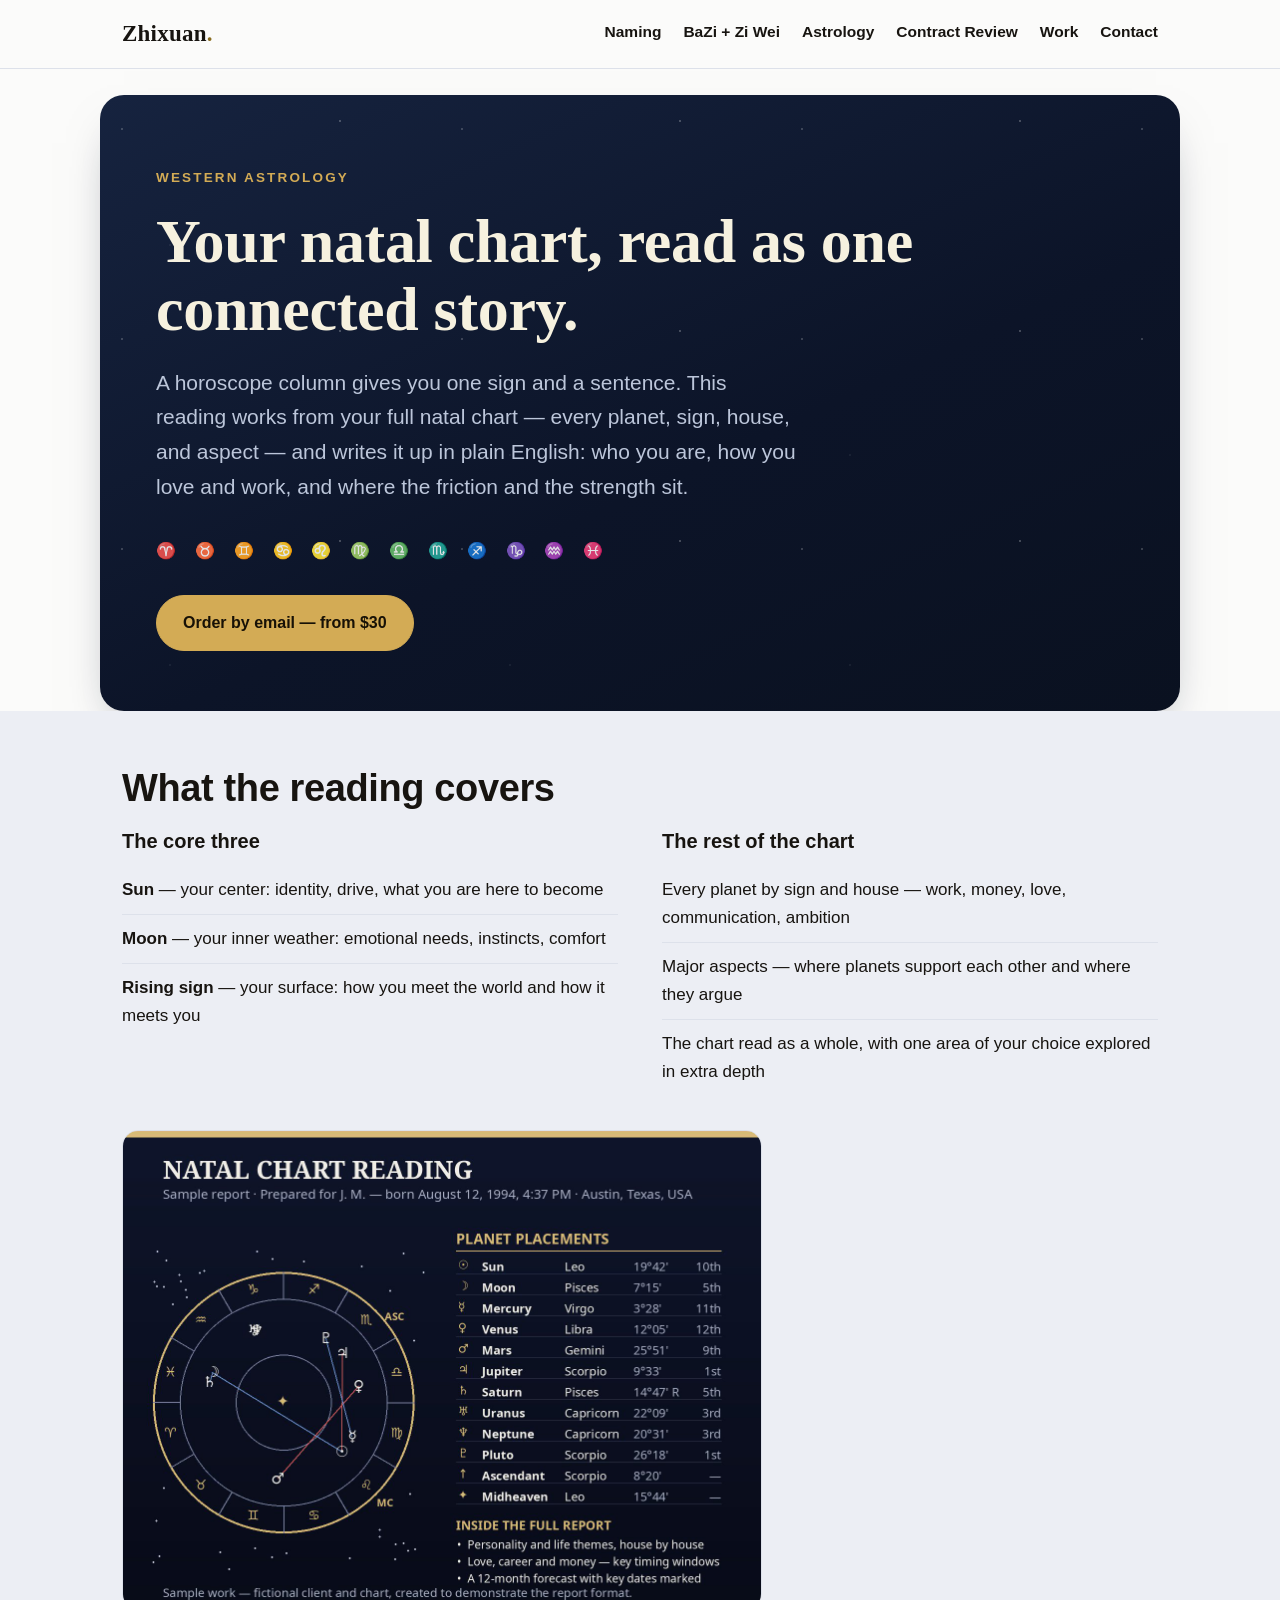
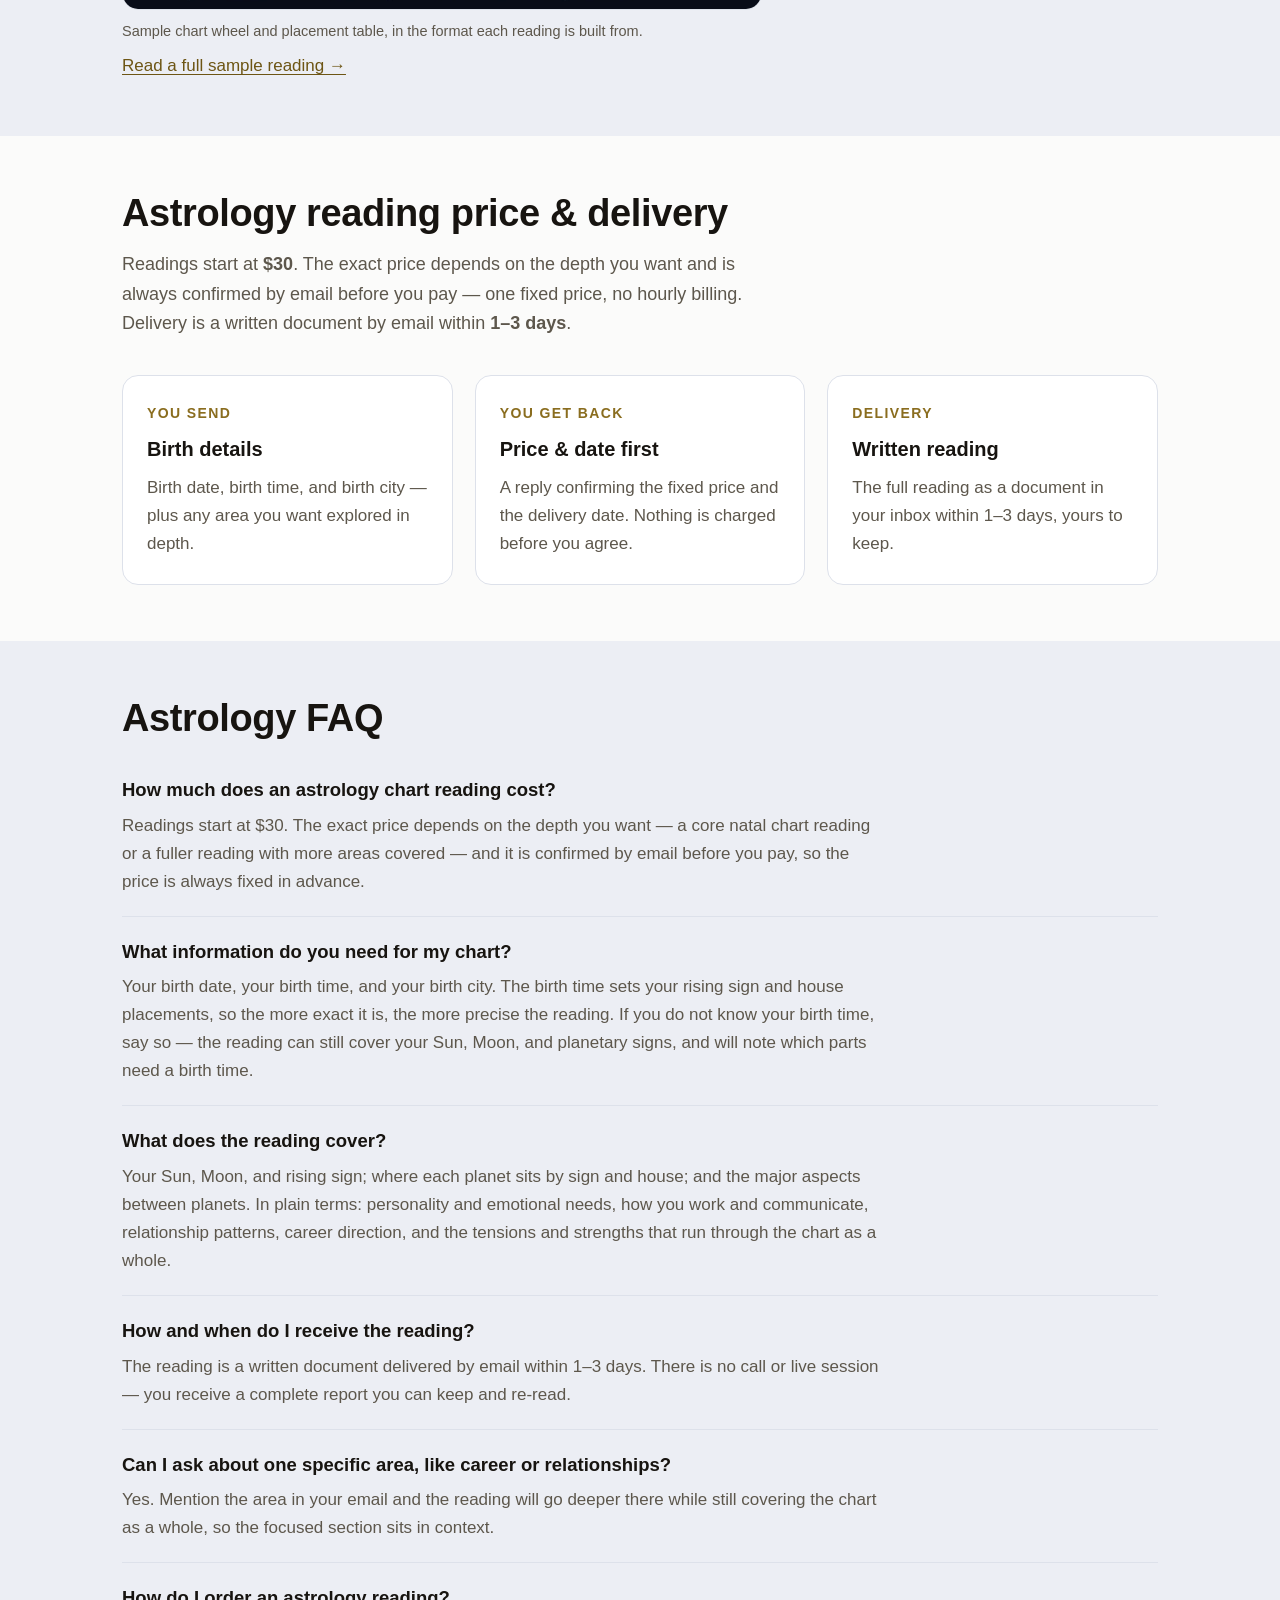
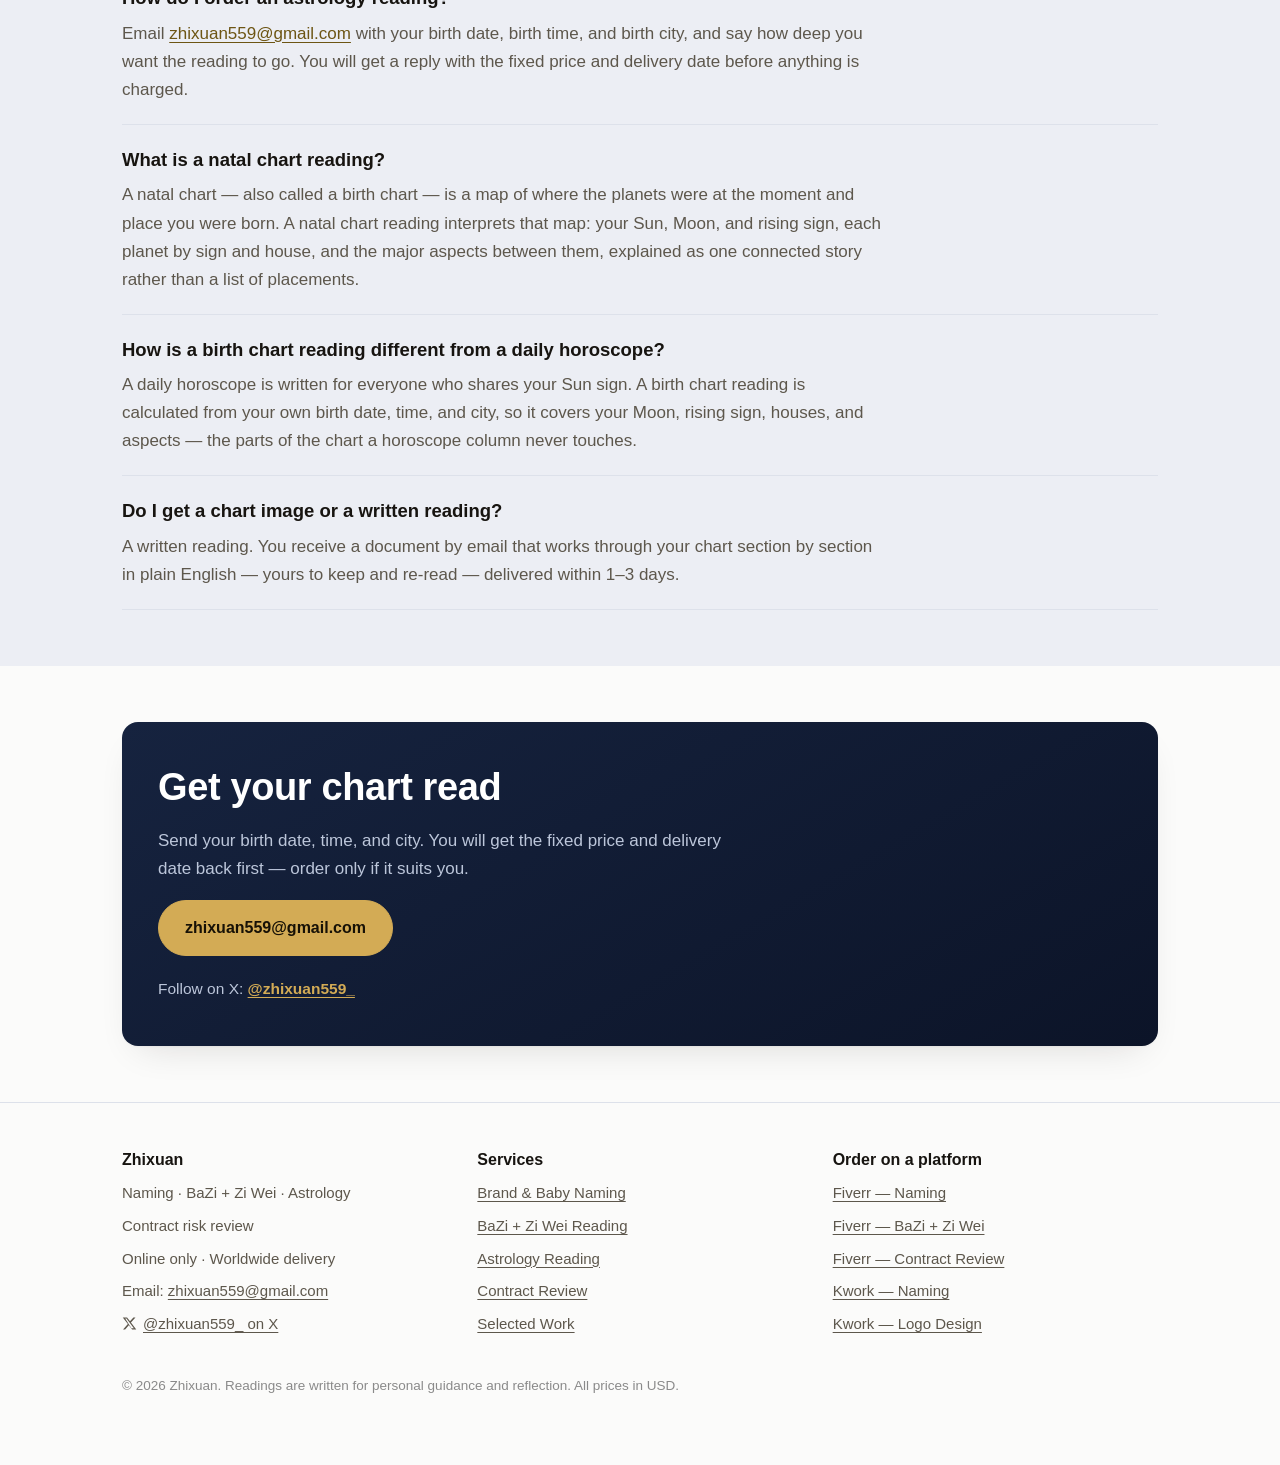
<file: services/astrology-reading.html>
<!DOCTYPE html>
<html lang="en">
<head>
<meta charset="utf-8">
<meta name="viewport" content="width=device-width, initial-scale=1">
<title>Astrology Reading Online — Natal Chart &amp; Birth Chart Reading | Zhixuan</title>
<meta name="description" content="Astrology reading online by Zhixuan: a written natal chart (birth chart) reading covering your Sun, Moon, rising sign, houses, and major aspects in plain English. From $30, delivered within 1–3 days, worldwide by email.">
<link rel="canonical" href="https://zhixuan559-beep.github.io/services/astrology-reading.html">
<meta property="og:type" content="website">
<meta property="og:site_name" content="Zhixuan">
<meta property="og:title" content="Astrology Reading Online — Natal Chart & Birth Chart Reading | Zhixuan">
<meta property="og:description" content="Your natal chart read in full and delivered in writing — Sun, Moon, rising, houses, aspects. From $30, delivered in 1–3 days.">
<meta property="og:url" content="https://zhixuan559-beep.github.io/services/astrology-reading.html">
<meta property="og:image" content="https://zhixuan559-beep.github.io/assets/img/sample-astrology.jpg">
<meta name="twitter:card" content="summary">
<link rel="stylesheet" href="/assets/css/style.css">
<script type="application/ld+json">
{
  "@context": "https://schema.org",
  "@type": "Service",
  "name": "Astrology Natal Chart Reading",
  "serviceType": "Astrology reading",
  "keywords": "natal chart reading, birth chart reading online, astrology reading online",
  "provider": {"@type": "ProfessionalService", "@id": "https://zhixuan559-beep.github.io/#business", "name": "Zhixuan", "sameAs": ["https://x.com/zhixuan559_"]},
  "areaServed": "Worldwide",
  "url": "https://zhixuan559-beep.github.io/services/astrology-reading.html",
  "description": "A written reading of a client's Western natal chart covering the Sun, Moon, and rising sign, planetary placements by house and sign, and major aspects, explained in plain English.",
  "offers": {"@type": "Offer", "name": "Natal chart reading", "price": "30", "priceCurrency": "USD", "description": "Readings start at $30; exact scope and price are confirmed by email before payment."}
}
</script>
<script type="application/ld+json">
{
  "@context": "https://schema.org",
  "@type": "FAQPage",
  "mainEntity": [
    {"@type": "Question", "name": "How much does an astrology chart reading cost?", "acceptedAnswer": {"@type": "Answer", "text": "Readings start at $30. The exact price depends on the depth you want — a core natal chart reading or a fuller reading with more areas covered — and it is confirmed by email before you pay, so the price is always fixed in advance."}},
    {"@type": "Question", "name": "What information do you need for my chart?", "acceptedAnswer": {"@type": "Answer", "text": "Your birth date, your birth time, and your birth city. The birth time sets your rising sign and house placements, so the more exact it is, the more precise the reading. If you do not know your birth time, say so — the reading can still cover your Sun, Moon, and planetary signs, and will note which parts need a birth time."}},
    {"@type": "Question", "name": "What does the reading cover?", "acceptedAnswer": {"@type": "Answer", "text": "Your Sun, Moon, and rising sign; where each planet sits by sign and house; and the major aspects between planets. In plain terms: personality and emotional needs, how you work and communicate, relationship patterns, career direction, and the tensions and strengths that run through the chart as a whole."}},
    {"@type": "Question", "name": "How and when do I receive the reading?", "acceptedAnswer": {"@type": "Answer", "text": "The reading is a written document delivered by email within 1–3 days. There is no call or live session — you receive a complete report you can keep and re-read."}},
    {"@type": "Question", "name": "Can I ask about one specific area, like career or relationships?", "acceptedAnswer": {"@type": "Answer", "text": "Yes. Mention the area in your email and the reading will go deeper there while still covering the chart as a whole, so the focused section sits in context."}},
    {"@type": "Question", "name": "How do I order an astrology reading?", "acceptedAnswer": {"@type": "Answer", "text": "Email zhixuan559@gmail.com with your birth date, birth time, and birth city, and say how deep you want the reading to go. You will get a reply with the fixed price and delivery date before anything is charged."}},
    {"@type": "Question", "name": "What is a natal chart reading?", "acceptedAnswer": {"@type": "Answer", "text": "A natal chart — also called a birth chart — is a map of where the planets were at the moment and place you were born. A natal chart reading interprets that map: your Sun, Moon, and rising sign, each planet by sign and house, and the major aspects between them, explained as one connected story rather than a list of placements."}},
    {"@type": "Question", "name": "How is a birth chart reading different from a daily horoscope?", "acceptedAnswer": {"@type": "Answer", "text": "A daily horoscope is written for everyone who shares your Sun sign. A birth chart reading is calculated from your own birth date, time, and city, so it covers your Moon, rising sign, houses, and aspects — the parts of the chart a horoscope column never touches."}},
    {"@type": "Question", "name": "Do I get a chart image or a written reading?", "acceptedAnswer": {"@type": "Answer", "text": "A written reading. You receive a document by email that works through your chart section by section in plain English — yours to keep and re-read — delivered within 1–3 days."}}
  ]
}
</script>
</head>
<body class="theme-astro">

<header class="site-header">
  <div class="wrap">
    <a class="brand" href="/">Zhixuan<span>.</span></a>
    <nav class="main-nav" aria-label="Main">
      <a href="/services/naming.html">Naming</a>
      <a href="/services/bazi-ziwei-reading.html">BaZi + Zi Wei</a>
      <a href="/services/astrology-reading.html">Astrology</a>
      <a href="/services/contract-review.html">Contract Review</a>
      <a href="/work.html">Work</a>
      <a href="/#contact">Contact</a>
    </nav>
  </div>
</header>

<main>
  <div class="hero wrap">
    <p class="kicker">Western Astrology</p>
    <h1>Your natal chart, read as one connected story.</h1>
    <p class="lede">A horoscope column gives you one sign and a sentence. This reading works from your full natal chart — every planet, sign, house, and aspect — and writes it up in plain English: who you are, how you love and work, and where the friction and the strength sit.</p>
    <p class="zodiac" aria-hidden="true">♈ ♉ ♊ ♋ ♌ ♍ ♎ ♏ ♐ ♑ ♒ ♓</p>
    <div class="btnrow">
      <a class="btn primary" href="mailto:zhixuan559@gmail.com?subject=Astrology%20reading">Order by email — from $30</a>
    </div>
  </div>

  <section class="section-soft">
    <div class="wrap">
      <h2>What the reading covers</h2>
      <div class="two-col">
        <div>
          <h3>The core three</h3>
          <ul class="clean">
            <li><strong>Sun</strong> — your center: identity, drive, what you are here to become</li>
            <li><strong>Moon</strong> — your inner weather: emotional needs, instincts, comfort</li>
            <li><strong>Rising sign</strong> — your surface: how you meet the world and how it meets you</li>
          </ul>
        </div>
        <div>
          <h3>The rest of the chart</h3>
          <ul class="clean">
            <li>Every planet by sign and house — work, money, love, communication, ambition</li>
            <li>Major aspects — where planets support each other and where they argue</li>
            <li>The chart read as a whole, with one area of your choice explored in extra depth</li>
          </ul>
        </div>
      </div>
      <figure style="margin:34px 0 0;max-width:640px">
        <img class="sample-img" src="/assets/img/sample-astrology.jpg" alt="Natal chart reading sample: birth chart wheel with planetary placements by sign and house" width="1280" height="960" loading="lazy">
        <figcaption class="caption">Sample chart wheel and placement table, in the format each reading is built from.</figcaption>
        <p style="margin:8px 0 0"><a href="/readings/sample-astrology-reading.html">Read a full sample reading →</a></p>
      </figure>
    </div>
  </section>

  <section>
    <div class="wrap">
      <h2>Astrology reading price &amp; delivery</h2>
      <p class="section-intro">Readings start at <strong>$30</strong>. The exact price depends on the depth you want and is always confirmed by email before you pay — one fixed price, no hourly billing. Delivery is a written document by email within <strong>1–3 days</strong>.</p>
      <div class="steps">
        <div class="step">
          <p class="num">YOU SEND</p>
          <h3>Birth details</h3>
          <p>Birth date, birth time, and birth city — plus any area you want explored in depth.</p>
        </div>
        <div class="step">
          <p class="num">YOU GET BACK</p>
          <h3>Price &amp; date first</h3>
          <p>A reply confirming the fixed price and the delivery date. Nothing is charged before you agree.</p>
        </div>
        <div class="step">
          <p class="num">DELIVERY</p>
          <h3>Written reading</h3>
          <p>The full reading as a document in your inbox within 1–3 days, yours to keep.</p>
        </div>
      </div>
    </div>
  </section>

  <section class="section-soft">
    <div class="wrap">
      <h2>Astrology FAQ</h2>
      <div class="faq-item">
        <h3>How much does an astrology chart reading cost?</h3>
        <p>Readings start at $30. The exact price depends on the depth you want — a core natal chart reading or a fuller reading with more areas covered — and it is confirmed by email before you pay, so the price is always fixed in advance.</p>
      </div>
      <div class="faq-item">
        <h3>What information do you need for my chart?</h3>
        <p>Your birth date, your birth time, and your birth city. The birth time sets your rising sign and house placements, so the more exact it is, the more precise the reading. If you do not know your birth time, say so — the reading can still cover your Sun, Moon, and planetary signs, and will note which parts need a birth time.</p>
      </div>
      <div class="faq-item">
        <h3>What does the reading cover?</h3>
        <p>Your Sun, Moon, and rising sign; where each planet sits by sign and house; and the major aspects between planets. In plain terms: personality and emotional needs, how you work and communicate, relationship patterns, career direction, and the tensions and strengths that run through the chart as a whole.</p>
      </div>
      <div class="faq-item">
        <h3>How and when do I receive the reading?</h3>
        <p>The reading is a written document delivered by email within 1–3 days. There is no call or live session — you receive a complete report you can keep and re-read.</p>
      </div>
      <div class="faq-item">
        <h3>Can I ask about one specific area, like career or relationships?</h3>
        <p>Yes. Mention the area in your email and the reading will go deeper there while still covering the chart as a whole, so the focused section sits in context.</p>
      </div>
      <div class="faq-item">
        <h3>How do I order an astrology reading?</h3>
        <p>Email <a href="mailto:zhixuan559@gmail.com">zhixuan559@gmail.com</a> with your birth date, birth time, and birth city, and say how deep you want the reading to go. You will get a reply with the fixed price and delivery date before anything is charged.</p>
      </div>
      <div class="faq-item">
        <h3>What is a natal chart reading?</h3>
        <p>A natal chart — also called a birth chart — is a map of where the planets were at the moment and place you were born. A natal chart reading interprets that map: your Sun, Moon, and rising sign, each planet by sign and house, and the major aspects between them, explained as one connected story rather than a list of placements.</p>
      </div>
      <div class="faq-item">
        <h3>How is a birth chart reading different from a daily horoscope?</h3>
        <p>A daily horoscope is written for everyone who shares your Sun sign. A birth chart reading is calculated from your own birth date, time, and city, so it covers your Moon, rising sign, houses, and aspects — the parts of the chart a horoscope column never touches.</p>
      </div>
      <div class="faq-item">
        <h3>Do I get a chart image or a written reading?</h3>
        <p>A written reading. You receive a document by email that works through your chart section by section in plain English — yours to keep and re-read — delivered within 1–3 days.</p>
      </div>
    </div>
  </section>

  <section>
    <div class="wrap">
      <div class="cta">
        <h2>Get your chart read</h2>
        <p>Send your birth date, time, and city. You will get the fixed price and delivery date back first — order only if it suits you.</p>
        <div class="btnrow"><a class="btn primary" href="mailto:zhixuan559@gmail.com?subject=Astrology%20reading">zhixuan559@gmail.com</a></div>
        <p class="x-follow">Follow on X: <a href="https://x.com/zhixuan559_" rel="noopener">@zhixuan559_</a></p>
      </div>
    </div>
  </section>
</main>

<footer class="site-footer">
  <div class="wrap">
    <div class="cols">
      <div>
        <h3>Zhixuan</h3>
        <ul>
          <li>Naming · BaZi + Zi Wei · Astrology</li>
          <li>Contract risk review</li>
          <li>Online only · Worldwide delivery</li>
          <li>Email: <a href="mailto:zhixuan559@gmail.com">zhixuan559@gmail.com</a></li>
          <li><a class="x-link" href="https://x.com/zhixuan559_" rel="noopener"><svg viewBox="0 0 24 24" width="15" height="15" fill="currentColor" aria-hidden="true" focusable="false"><path d="M18.244 2.25h3.308l-7.227 8.26 8.502 11.24H16.17l-5.214-6.817L4.99 21.75H1.68l7.73-8.835L1.254 2.25H8.08l4.713 6.231 5.451-6.231Zm-1.161 17.52h1.833L7.084 4.126H5.117l9.927 15.644Z"/></svg>@zhixuan559_ on X</a></li>
        </ul>
      </div>
      <div>
        <h3>Services</h3>
        <ul>
          <li><a href="/services/naming.html">Brand &amp; Baby Naming</a></li>
          <li><a href="/services/bazi-ziwei-reading.html">BaZi + Zi Wei Reading</a></li>
          <li><a href="/services/astrology-reading.html">Astrology Reading</a></li>
          <li><a href="/services/contract-review.html">Contract Review</a></li>
          <li><a href="/work.html">Selected Work</a></li>
        </ul>
      </div>
      <div>
        <h3>Order on a platform</h3>
        <ul>
          <li><a href="https://www.fiverr.com/zhixuan559/name-your-baby-or-brand-with-meaning" rel="noopener">Fiverr — Naming</a></li>
          <li><a href="https://www.fiverr.com/zhixuan559/do-a-full-bazi-and-ziwei-chart-reading-for-you" rel="noopener">Fiverr — BaZi + Zi Wei</a></li>
          <li><a href="https://www.fiverr.com/zhixuan559/review-your-contract-and-flag-legal-risks" rel="noopener">Fiverr — Contract Review</a></li>
          <li><a href="https://kwork.com/business-copywriting/55462685/i-will-create-10-unique-brand-or-baby-name-ideas-with-meanings" rel="noopener">Kwork — Naming</a></li>
          <li><a href="https://kwork.com/logo/55462573/i-will-design-a-clean-professional-logo-for-your-business" rel="noopener">Kwork — Logo Design</a></li>
        </ul>
      </div>
    </div>
    <p class="fineprint">© 2026 Zhixuan. Readings are written for personal guidance and reflection. All prices in USD.</p>
  </div>
</footer>

</body>
</html>
</file>
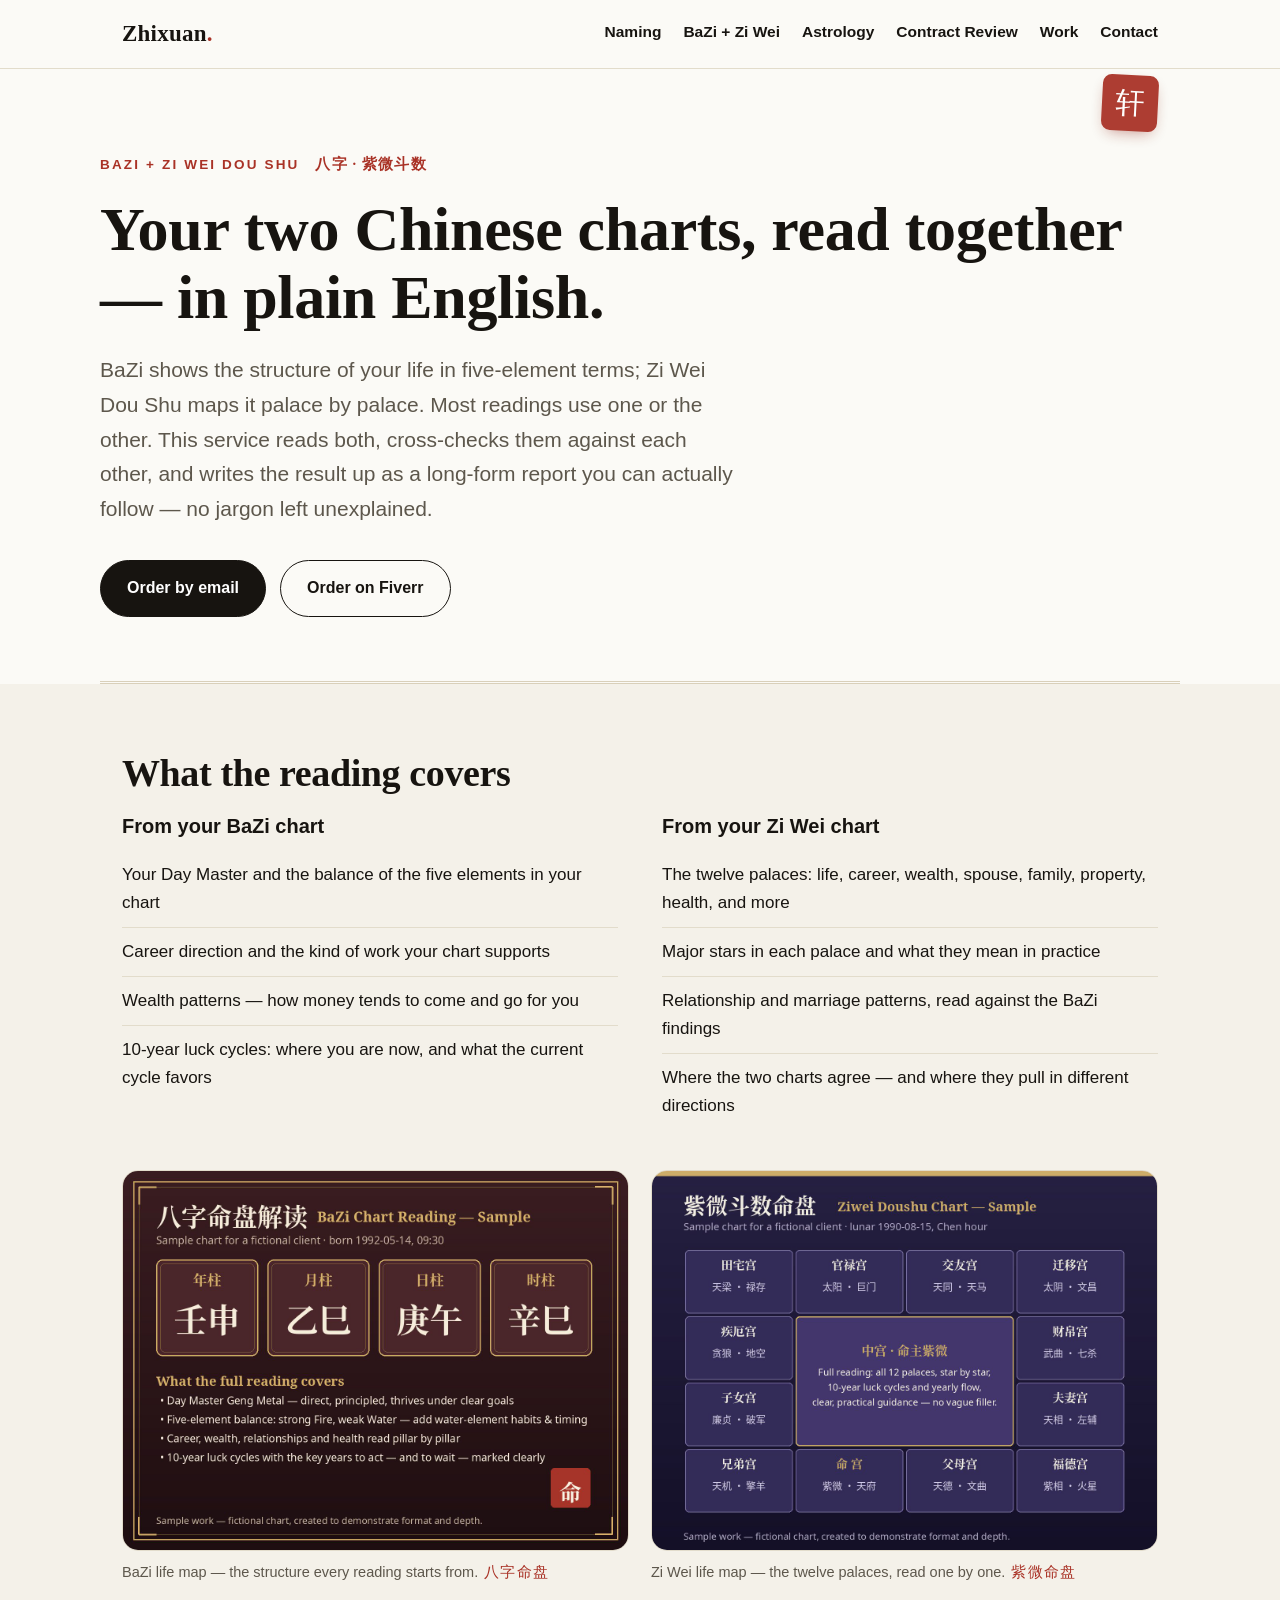
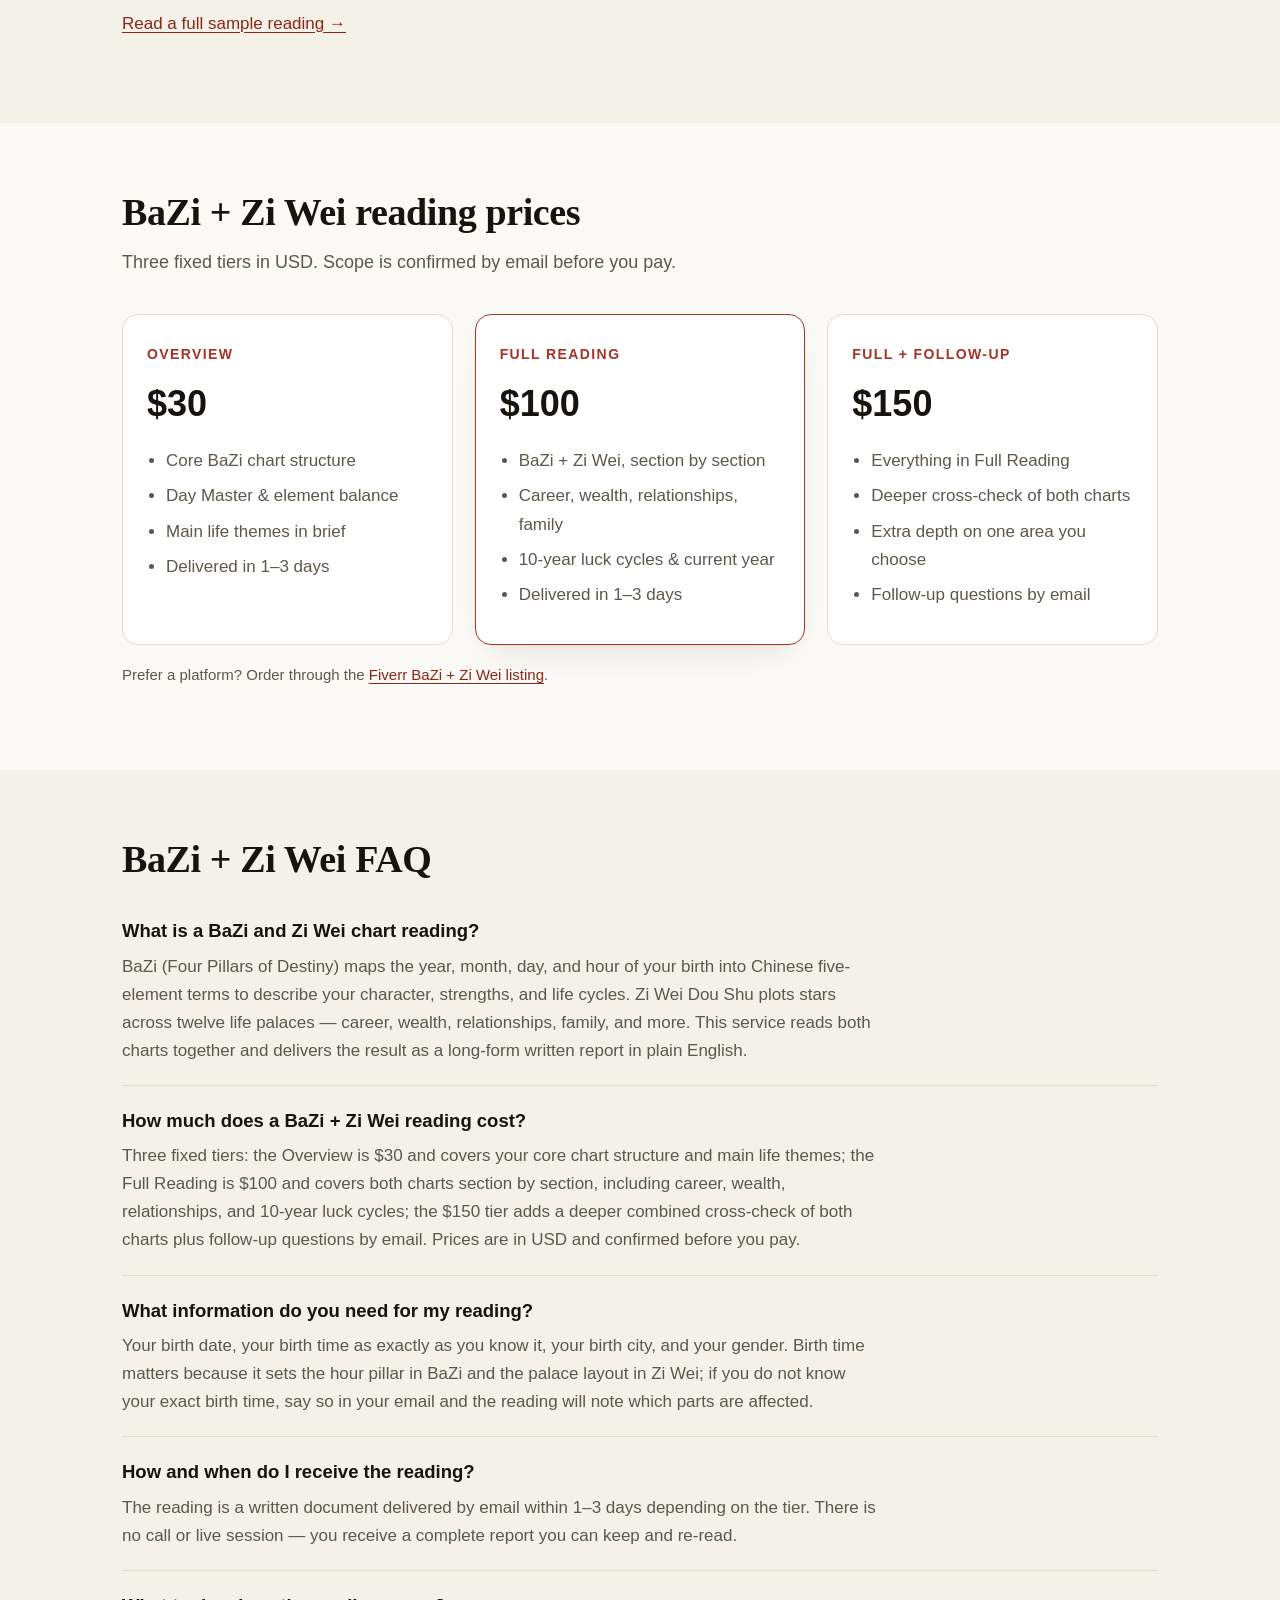
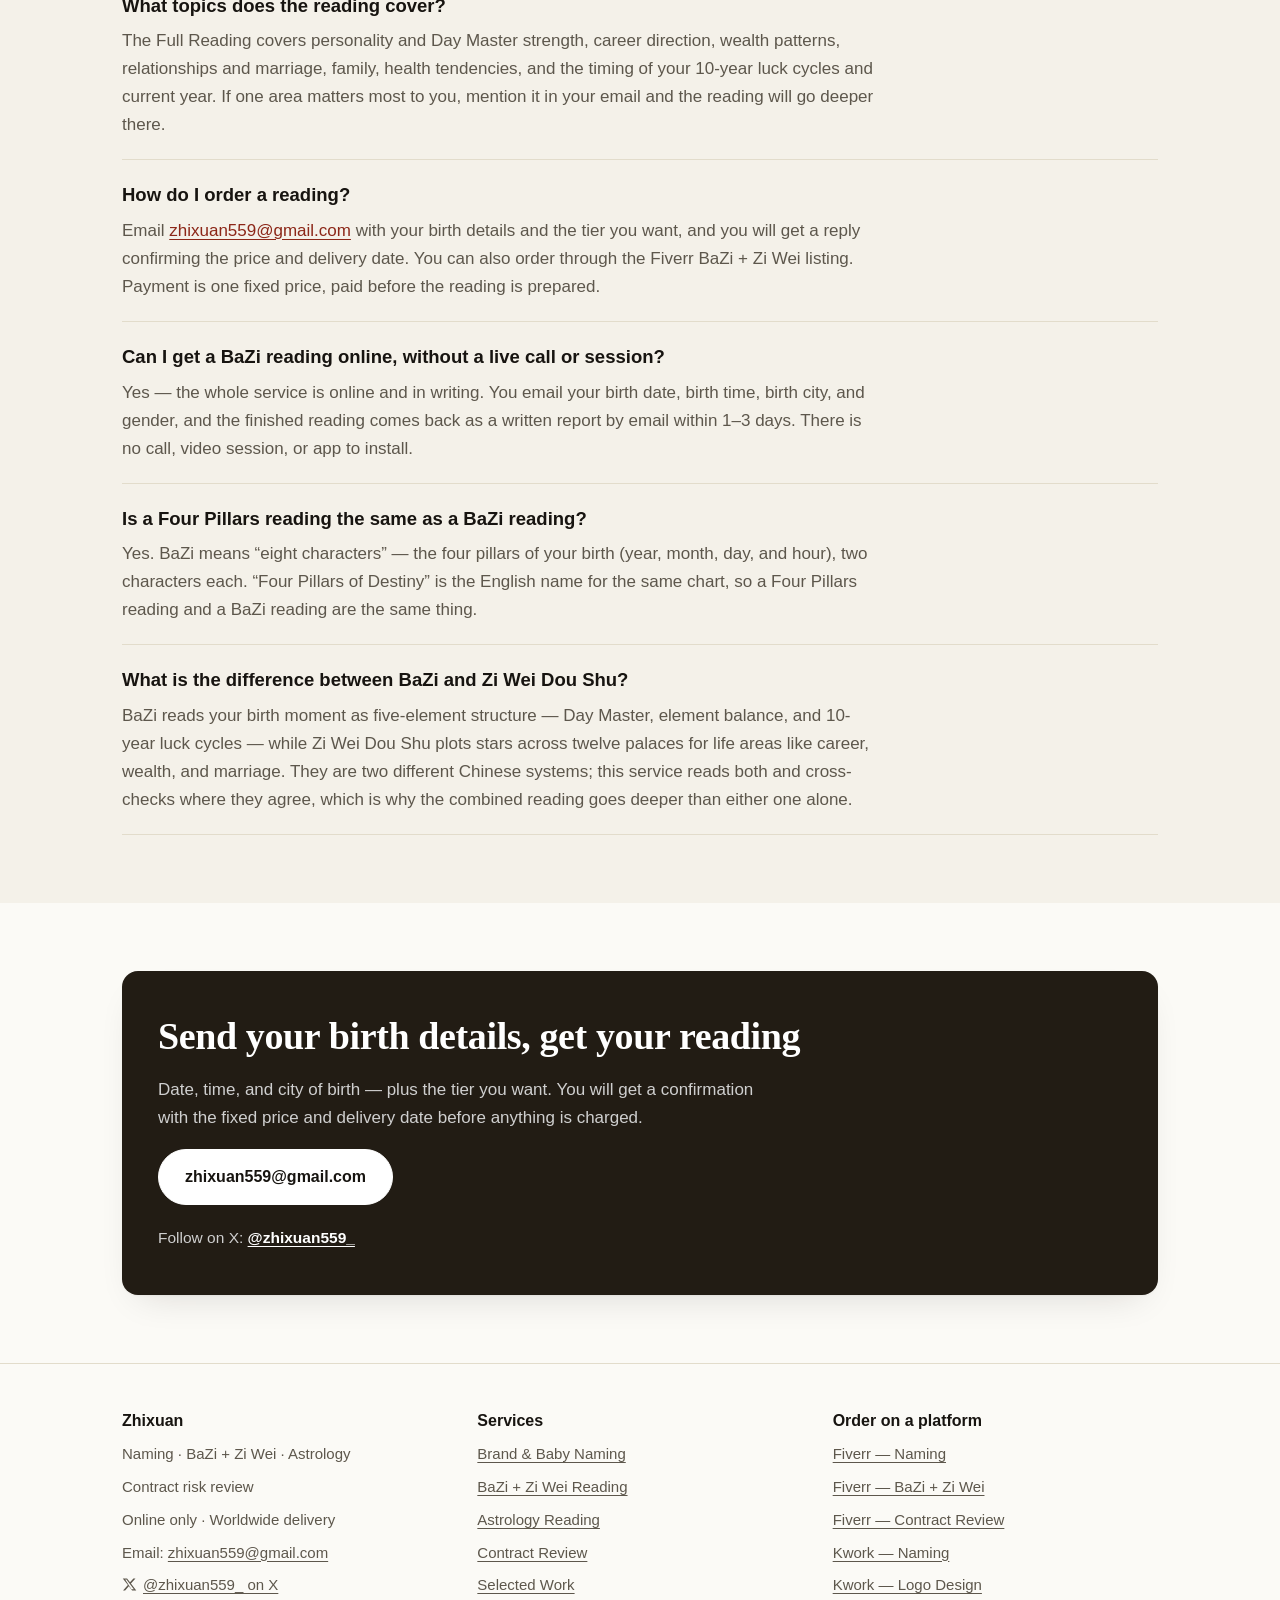
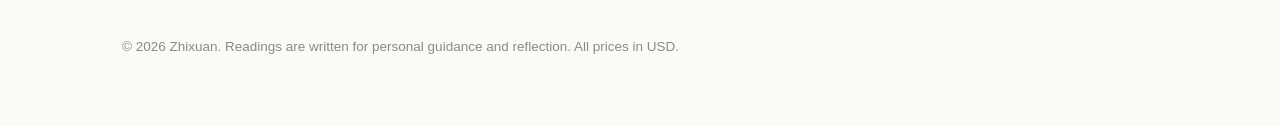
<file: services/bazi-ziwei-reading.html>
<!DOCTYPE html>
<html lang="en">
<head>
<meta charset="utf-8">
<meta name="viewport" content="width=device-width, initial-scale=1">
<title>BaZi Reading Online — BaZi &amp; Zi Wei Dou Shu Four Pillars Reading | Zhixuan</title>
<meta name="description" content="Get a BaZi reading online: a long-form written BaZi (Four Pillars) and Zi Wei Dou Shu reading in plain English — career, wealth, relationships, and timing. Tiers at $30 / $100 / $150, delivered within 1–3 days, worldwide by email.">
<link rel="canonical" href="https://zhixuan559-beep.github.io/services/bazi-ziwei-reading.html">
<meta property="og:type" content="website">
<meta property="og:site_name" content="Zhixuan">
<meta property="og:title" content="BaZi Reading Online — BaZi & Zi Wei Dou Shu Four Pillars Reading | Zhixuan">
<meta property="og:description" content="Long-form BaZi + Zi Wei Dou Shu reading in plain English — career, wealth, relationships, timing. From $30, delivered in 1–3 days.">
<meta property="og:url" content="https://zhixuan559-beep.github.io/services/bazi-ziwei-reading.html">
<meta property="og:image" content="https://zhixuan559-beep.github.io/assets/img/sample-bazi.jpg">
<meta name="twitter:card" content="summary">
<link rel="stylesheet" href="/assets/css/style.css">
<script type="application/ld+json">
{
  "@context": "https://schema.org",
  "@type": "Service",
  "name": "BaZi and Zi Wei Dou Shu Chart Reading",
  "serviceType": "Chinese astrology chart reading",
  "keywords": "bazi reading online, zi wei dou shu reading, chinese astrology chart reading, four pillars reading",
  "provider": {"@type": "ProfessionalService", "@id": "https://zhixuan559-beep.github.io/#business", "name": "Zhixuan", "sameAs": ["https://x.com/zhixuan559_"]},
  "areaServed": "Worldwide",
  "url": "https://zhixuan559-beep.github.io/services/bazi-ziwei-reading.html",
  "description": "A long-form written reading of a client's BaZi (Four Pillars of Destiny) and Zi Wei Dou Shu charts, covering career, wealth, relationships, and luck-cycle timing, explained in plain English.",
  "offers": [
    {"@type": "Offer", "name": "Overview", "price": "30", "priceCurrency": "USD"},
    {"@type": "Offer", "name": "Full Reading", "price": "100", "priceCurrency": "USD"},
    {"@type": "Offer", "name": "Full Reading + Follow-up", "price": "150", "priceCurrency": "USD"}
  ]
}
</script>
<script type="application/ld+json">
{
  "@context": "https://schema.org",
  "@type": "FAQPage",
  "mainEntity": [
    {"@type": "Question", "name": "What is a BaZi and Zi Wei chart reading?", "acceptedAnswer": {"@type": "Answer", "text": "BaZi (Four Pillars of Destiny) maps the year, month, day, and hour of your birth into Chinese five-element terms to describe your character, strengths, and life cycles. Zi Wei Dou Shu plots stars across twelve life palaces — career, wealth, relationships, family, and more. This service reads both charts together and delivers the result as a long-form written report in plain English."}},
    {"@type": "Question", "name": "How much does a BaZi + Zi Wei reading cost?", "acceptedAnswer": {"@type": "Answer", "text": "Three fixed tiers: the Overview is $30 and covers your core chart structure and main life themes; the Full Reading is $100 and covers both charts section by section, including career, wealth, relationships, and 10-year luck cycles; the $150 tier adds a deeper combined cross-check of both charts plus follow-up questions by email. Prices are in USD and confirmed before you pay."}},
    {"@type": "Question", "name": "What information do you need for my reading?", "acceptedAnswer": {"@type": "Answer", "text": "Your birth date, your birth time as exactly as you know it, your birth city, and your gender. Birth time matters because it sets the hour pillar in BaZi and the palace layout in Zi Wei; if you do not know your exact birth time, say so in your email and the reading will note which parts are affected."}},
    {"@type": "Question", "name": "How and when do I receive the reading?", "acceptedAnswer": {"@type": "Answer", "text": "The reading is a written document delivered by email within 1–3 days depending on the tier. There is no call or live session — you receive a complete report you can keep and re-read."}},
    {"@type": "Question", "name": "What topics does the reading cover?", "acceptedAnswer": {"@type": "Answer", "text": "The Full Reading covers personality and Day Master strength, career direction, wealth patterns, relationships and marriage, family, health tendencies, and the timing of your 10-year luck cycles and current year. If one area matters most to you, mention it in your email and the reading will go deeper there."}},
    {"@type": "Question", "name": "How do I order a reading?", "acceptedAnswer": {"@type": "Answer", "text": "Email zhixuan559@gmail.com with your birth details and the tier you want, and you will get a reply confirming the price and delivery date. You can also order through the Fiverr BaZi + Zi Wei listing. Payment is one fixed price, paid before the reading is prepared."}},
    {"@type": "Question", "name": "Can I get a BaZi reading online, without a live call or session?", "acceptedAnswer": {"@type": "Answer", "text": "Yes — the whole service is online and in writing. You email your birth date, birth time, birth city, and gender, and the finished reading comes back as a written report by email within 1–3 days. There is no call, video session, or app to install."}},
    {"@type": "Question", "name": "Is a Four Pillars reading the same as a BaZi reading?", "acceptedAnswer": {"@type": "Answer", "text": "Yes. BaZi means “eight characters” — the four pillars of your birth (year, month, day, and hour), two characters each. “Four Pillars of Destiny” is the English name for the same chart, so a Four Pillars reading and a BaZi reading are the same thing."}},
    {"@type": "Question", "name": "What is the difference between BaZi and Zi Wei Dou Shu?", "acceptedAnswer": {"@type": "Answer", "text": "BaZi reads your birth moment as five-element structure — Day Master, element balance, and 10-year luck cycles — while Zi Wei Dou Shu plots stars across twelve palaces for life areas like career, wealth, and marriage. They are two different Chinese systems; this service reads both and cross-checks where they agree, which is why the combined reading goes deeper than either one alone."}}
  ]
}
</script>
</head>
<body class="theme-bazi">

<header class="site-header">
  <div class="wrap">
    <a class="brand" href="/">Zhixuan<span>.</span></a>
    <nav class="main-nav" aria-label="Main">
      <a href="/services/naming.html">Naming</a>
      <a href="/services/bazi-ziwei-reading.html">BaZi + Zi Wei</a>
      <a href="/services/astrology-reading.html">Astrology</a>
      <a href="/services/contract-review.html">Contract Review</a>
      <a href="/work.html">Work</a>
      <a href="/#contact">Contact</a>
    </nav>
  </div>
</header>

<main>
  <div class="hero wrap">
    <span class="seal" aria-hidden="true">轩</span>
    <p class="kicker">BaZi + Zi Wei Dou Shu <span class="zh">八字 · 紫微斗数</span></p>
    <h1>Your two Chinese charts, read together — in plain English.</h1>
    <p class="lede">BaZi shows the structure of your life in five-element terms; Zi Wei Dou Shu maps it palace by palace. Most readings use one or the other. This service reads both, cross-checks them against each other, and writes the result up as a long-form report you can actually follow — no jargon left unexplained.</p>
    <div class="btnrow">
      <a class="btn primary" href="mailto:zhixuan559@gmail.com?subject=BaZi%20%2B%20Zi%20Wei%20reading">Order by email</a>
      <a class="btn ghost" href="https://www.fiverr.com/zhixuan559/do-a-full-bazi-and-ziwei-chart-reading-for-you" rel="noopener">Order on Fiverr</a>
    </div>
  </div>

  <section class="section-soft">
    <div class="wrap">
      <h2>What the reading covers</h2>
      <div class="two-col">
        <div>
          <h3>From your BaZi chart</h3>
          <ul class="clean">
            <li>Your Day Master and the balance of the five elements in your chart</li>
            <li>Career direction and the kind of work your chart supports</li>
            <li>Wealth patterns — how money tends to come and go for you</li>
            <li>10-year luck cycles: where you are now, and what the current cycle favors</li>
          </ul>
        </div>
        <div>
          <h3>From your Zi Wei chart</h3>
          <ul class="clean">
            <li>The twelve palaces: life, career, wealth, spouse, family, property, health, and more</li>
            <li>Major stars in each palace and what they mean in practice</li>
            <li>Relationship and marriage patterns, read against the BaZi findings</li>
            <li>Where the two charts agree — and where they pull in different directions</li>
          </ul>
        </div>
      </div>
      <div class="grid" style="margin-top:34px">
        <figure style="margin:0">
          <img class="sample-img" src="/assets/img/sample-bazi.jpg" alt="BaZi four pillars reading sample: life map card showing the four pillars and five elements layout" width="1280" height="960" loading="lazy">
          <figcaption class="caption">BaZi life map — the structure every reading starts from.<span class="zh">八字命盘</span></figcaption>
        </figure>
        <figure style="margin:0">
          <img class="sample-img" src="/assets/img/sample-ziwei.jpg" alt="Zi Wei Dou Shu reading sample: life map card showing the twelve palaces chart layout" width="1280" height="960" loading="lazy">
          <figcaption class="caption">Zi Wei life map — the twelve palaces, read one by one.<span class="zh">紫微命盘</span></figcaption>
        </figure>
      </div>
      <p><a href="/readings/sample-bazi-ziwei-reading.html">Read a full sample reading →</a></p>
    </div>
  </section>

  <section>
    <div class="wrap">
      <h2>BaZi + Zi Wei reading prices</h2>
      <p class="section-intro">Three fixed tiers in USD. Scope is confirmed by email before you pay.</p>
      <div class="tiers">
        <div class="tier">
          <p class="tname">Overview</p>
          <p class="tprice">$30</p>
          <ul>
            <li>Core BaZi chart structure</li>
            <li>Day Master &amp; element balance</li>
            <li>Main life themes in brief</li>
            <li>Delivered in 1–3 days</li>
          </ul>
        </div>
        <div class="tier featured">
          <p class="tname">Full Reading</p>
          <p class="tprice">$100</p>
          <ul>
            <li>BaZi + Zi Wei, section by section</li>
            <li>Career, wealth, relationships, family</li>
            <li>10-year luck cycles &amp; current year</li>
            <li>Delivered in 1–3 days</li>
          </ul>
        </div>
        <div class="tier">
          <p class="tname">Full + Follow-up</p>
          <p class="tprice">$150</p>
          <ul>
            <li>Everything in Full Reading</li>
            <li>Deeper cross-check of both charts</li>
            <li>Extra depth on one area you choose</li>
            <li>Follow-up questions by email</li>
          </ul>
        </div>
      </div>
      <p class="note">Prefer a platform? Order through the <a href="https://www.fiverr.com/zhixuan559/do-a-full-bazi-and-ziwei-chart-reading-for-you" rel="noopener">Fiverr BaZi + Zi Wei listing</a>.</p>
    </div>
  </section>

  <section class="section-soft">
    <div class="wrap">
      <h2>BaZi + Zi Wei FAQ</h2>
      <div class="faq-item">
        <h3>What is a BaZi and Zi Wei chart reading?</h3>
        <p>BaZi (Four Pillars of Destiny) maps the year, month, day, and hour of your birth into Chinese five-element terms to describe your character, strengths, and life cycles. Zi Wei Dou Shu plots stars across twelve life palaces — career, wealth, relationships, family, and more. This service reads both charts together and delivers the result as a long-form written report in plain English.</p>
      </div>
      <div class="faq-item">
        <h3>How much does a BaZi + Zi Wei reading cost?</h3>
        <p>Three fixed tiers: the Overview is $30 and covers your core chart structure and main life themes; the Full Reading is $100 and covers both charts section by section, including career, wealth, relationships, and 10-year luck cycles; the $150 tier adds a deeper combined cross-check of both charts plus follow-up questions by email. Prices are in USD and confirmed before you pay.</p>
      </div>
      <div class="faq-item">
        <h3>What information do you need for my reading?</h3>
        <p>Your birth date, your birth time as exactly as you know it, your birth city, and your gender. Birth time matters because it sets the hour pillar in BaZi and the palace layout in Zi Wei; if you do not know your exact birth time, say so in your email and the reading will note which parts are affected.</p>
      </div>
      <div class="faq-item">
        <h3>How and when do I receive the reading?</h3>
        <p>The reading is a written document delivered by email within 1–3 days depending on the tier. There is no call or live session — you receive a complete report you can keep and re-read.</p>
      </div>
      <div class="faq-item">
        <h3>What topics does the reading cover?</h3>
        <p>The Full Reading covers personality and Day Master strength, career direction, wealth patterns, relationships and marriage, family, health tendencies, and the timing of your 10-year luck cycles and current year. If one area matters most to you, mention it in your email and the reading will go deeper there.</p>
      </div>
      <div class="faq-item">
        <h3>How do I order a reading?</h3>
        <p>Email <a href="mailto:zhixuan559@gmail.com">zhixuan559@gmail.com</a> with your birth details and the tier you want, and you will get a reply confirming the price and delivery date. You can also order through the Fiverr BaZi + Zi Wei listing. Payment is one fixed price, paid before the reading is prepared.</p>
      </div>
      <div class="faq-item">
        <h3>Can I get a BaZi reading online, without a live call or session?</h3>
        <p>Yes — the whole service is online and in writing. You email your birth date, birth time, birth city, and gender, and the finished reading comes back as a written report by email within 1–3 days. There is no call, video session, or app to install.</p>
      </div>
      <div class="faq-item">
        <h3>Is a Four Pillars reading the same as a BaZi reading?</h3>
        <p>Yes. BaZi means “eight characters” — the four pillars of your birth (year, month, day, and hour), two characters each. “Four Pillars of Destiny” is the English name for the same chart, so a Four Pillars reading and a BaZi reading are the same thing.</p>
      </div>
      <div class="faq-item">
        <h3>What is the difference between BaZi and Zi Wei Dou Shu?</h3>
        <p>BaZi reads your birth moment as five-element structure — Day Master, element balance, and 10-year luck cycles — while Zi Wei Dou Shu plots stars across twelve palaces for life areas like career, wealth, and marriage. They are two different Chinese systems; this service reads both and cross-checks where they agree, which is why the combined reading goes deeper than either one alone.</p>
      </div>
    </div>
  </section>

  <section>
    <div class="wrap">
      <div class="cta">
        <h2>Send your birth details, get your reading</h2>
        <p>Date, time, and city of birth — plus the tier you want. You will get a confirmation with the fixed price and delivery date before anything is charged.</p>
        <div class="btnrow"><a class="btn primary" href="mailto:zhixuan559@gmail.com?subject=BaZi%20%2B%20Zi%20Wei%20reading">zhixuan559@gmail.com</a></div>
        <p class="x-follow">Follow on X: <a href="https://x.com/zhixuan559_" rel="noopener">@zhixuan559_</a></p>
      </div>
    </div>
  </section>
</main>

<footer class="site-footer">
  <div class="wrap">
    <div class="cols">
      <div>
        <h3>Zhixuan</h3>
        <ul>
          <li>Naming · BaZi + Zi Wei · Astrology</li>
          <li>Contract risk review</li>
          <li>Online only · Worldwide delivery</li>
          <li>Email: <a href="mailto:zhixuan559@gmail.com">zhixuan559@gmail.com</a></li>
          <li><a class="x-link" href="https://x.com/zhixuan559_" rel="noopener"><svg viewBox="0 0 24 24" width="15" height="15" fill="currentColor" aria-hidden="true" focusable="false"><path d="M18.244 2.25h3.308l-7.227 8.26 8.502 11.24H16.17l-5.214-6.817L4.99 21.75H1.68l7.73-8.835L1.254 2.25H8.08l4.713 6.231 5.451-6.231Zm-1.161 17.52h1.833L7.084 4.126H5.117l9.927 15.644Z"/></svg>@zhixuan559_ on X</a></li>
        </ul>
      </div>
      <div>
        <h3>Services</h3>
        <ul>
          <li><a href="/services/naming.html">Brand &amp; Baby Naming</a></li>
          <li><a href="/services/bazi-ziwei-reading.html">BaZi + Zi Wei Reading</a></li>
          <li><a href="/services/astrology-reading.html">Astrology Reading</a></li>
          <li><a href="/services/contract-review.html">Contract Review</a></li>
          <li><a href="/work.html">Selected Work</a></li>
        </ul>
      </div>
      <div>
        <h3>Order on a platform</h3>
        <ul>
          <li><a href="https://www.fiverr.com/zhixuan559/name-your-baby-or-brand-with-meaning" rel="noopener">Fiverr — Naming</a></li>
          <li><a href="https://www.fiverr.com/zhixuan559/do-a-full-bazi-and-ziwei-chart-reading-for-you" rel="noopener">Fiverr — BaZi + Zi Wei</a></li>
          <li><a href="https://www.fiverr.com/zhixuan559/review-your-contract-and-flag-legal-risks" rel="noopener">Fiverr — Contract Review</a></li>
          <li><a href="https://kwork.com/business-copywriting/55462685/i-will-create-10-unique-brand-or-baby-name-ideas-with-meanings" rel="noopener">Kwork — Naming</a></li>
          <li><a href="https://kwork.com/logo/55462573/i-will-design-a-clean-professional-logo-for-your-business" rel="noopener">Kwork — Logo Design</a></li>
        </ul>
      </div>
    </div>
    <p class="fineprint">© 2026 Zhixuan. Readings are written for personal guidance and reflection. All prices in USD.</p>
  </div>
</footer>

</body>
</html>
</file>
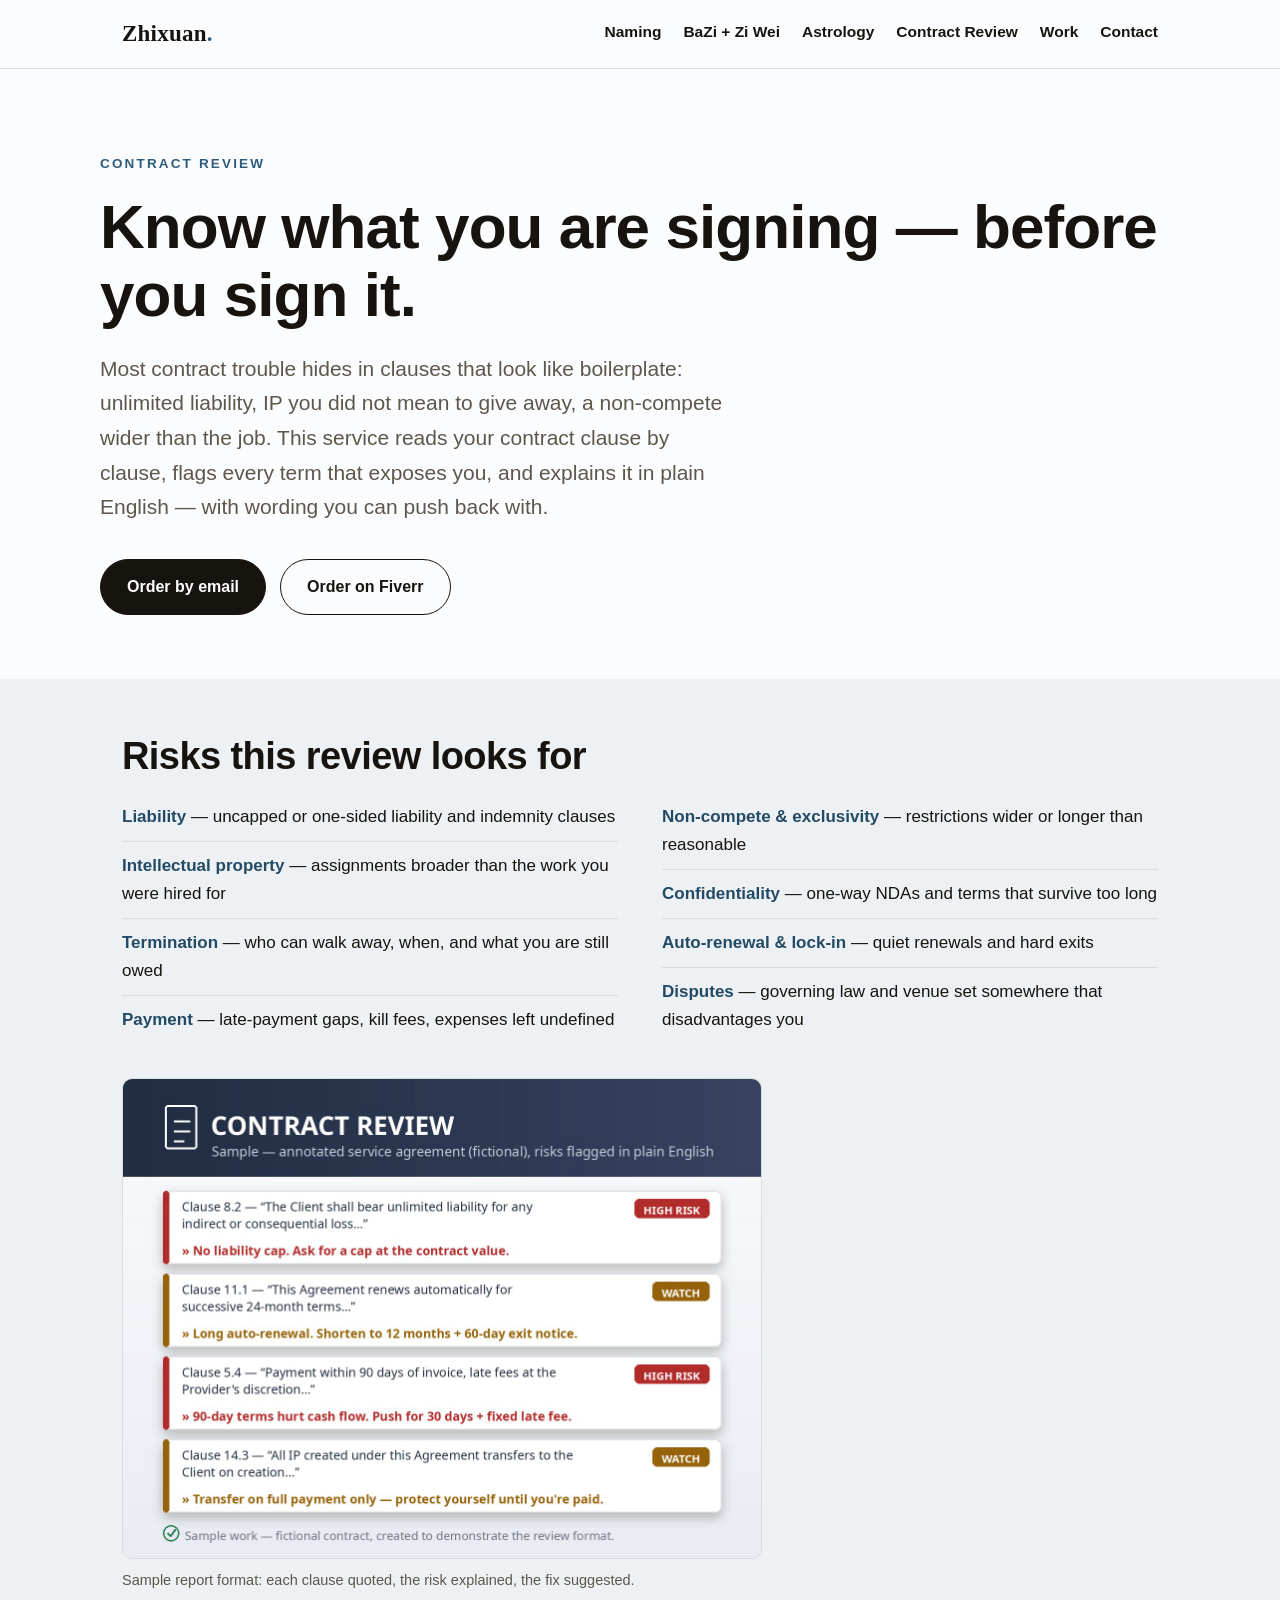
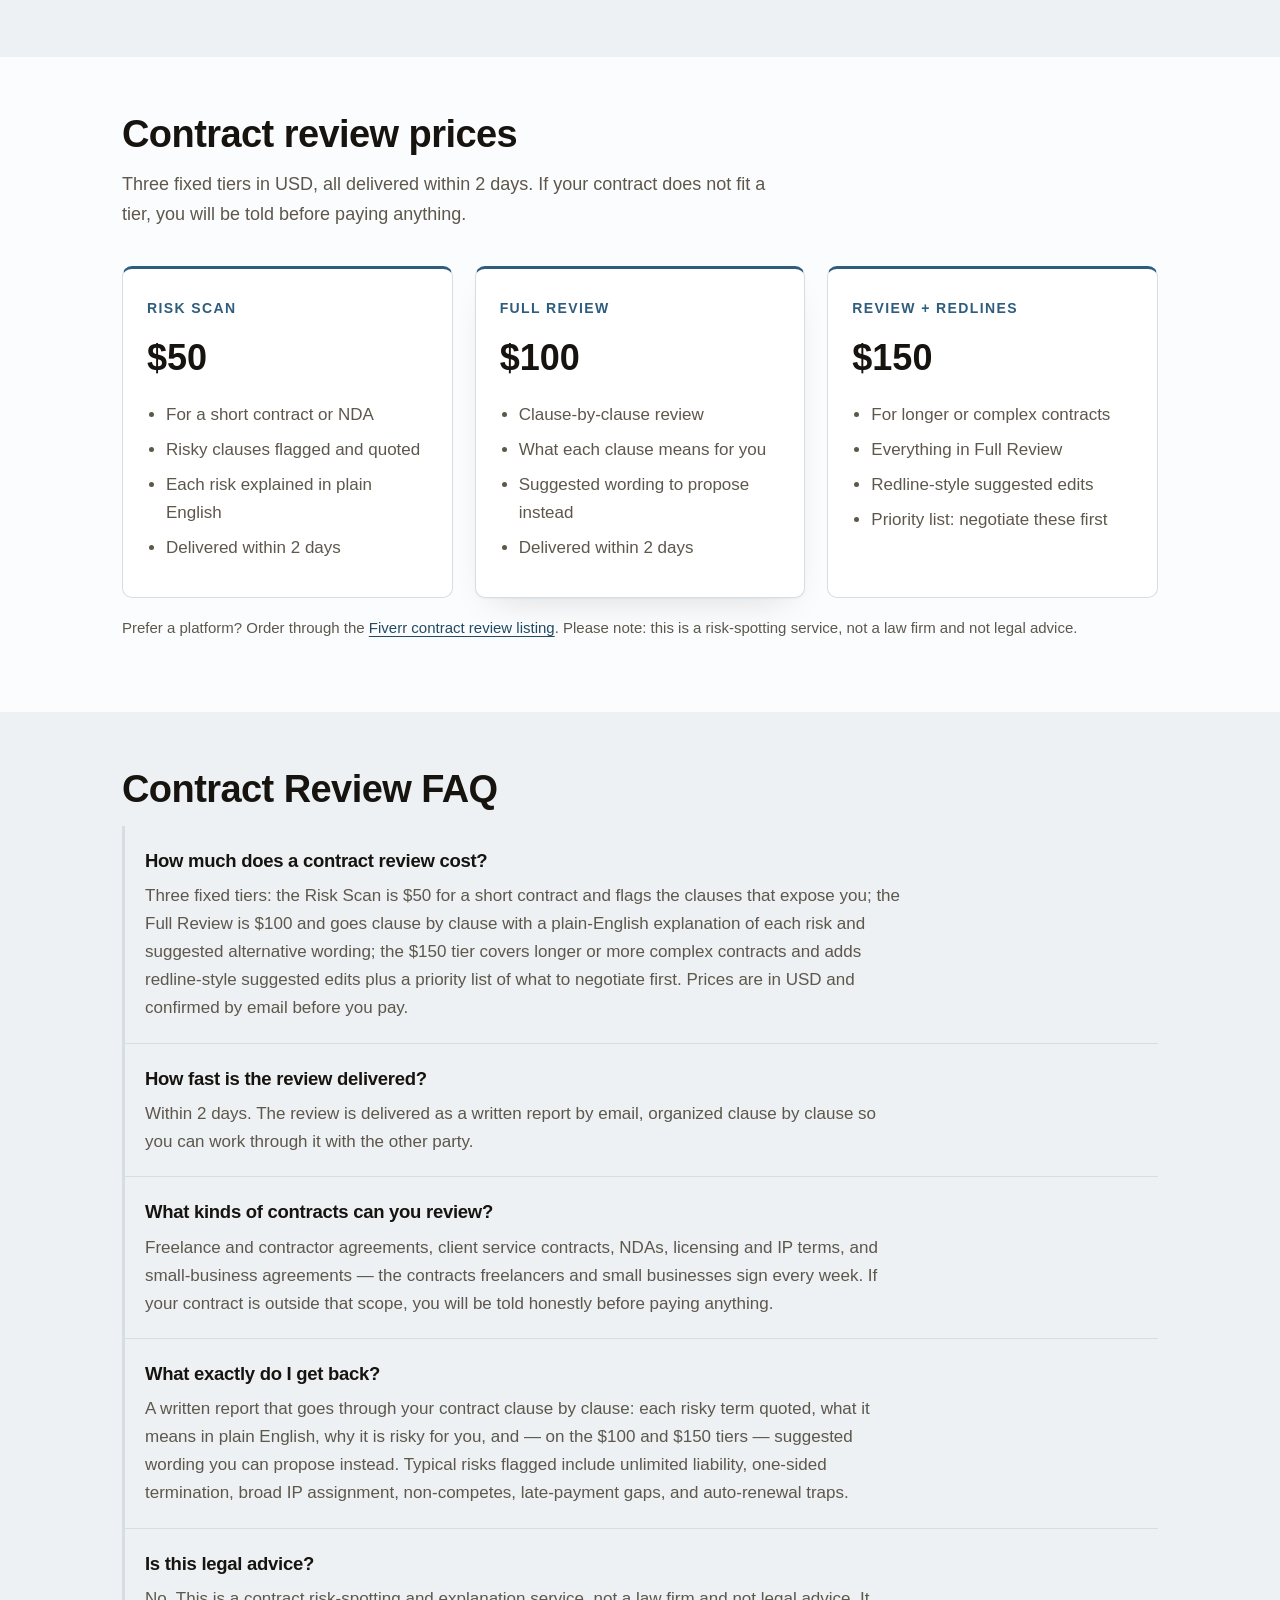
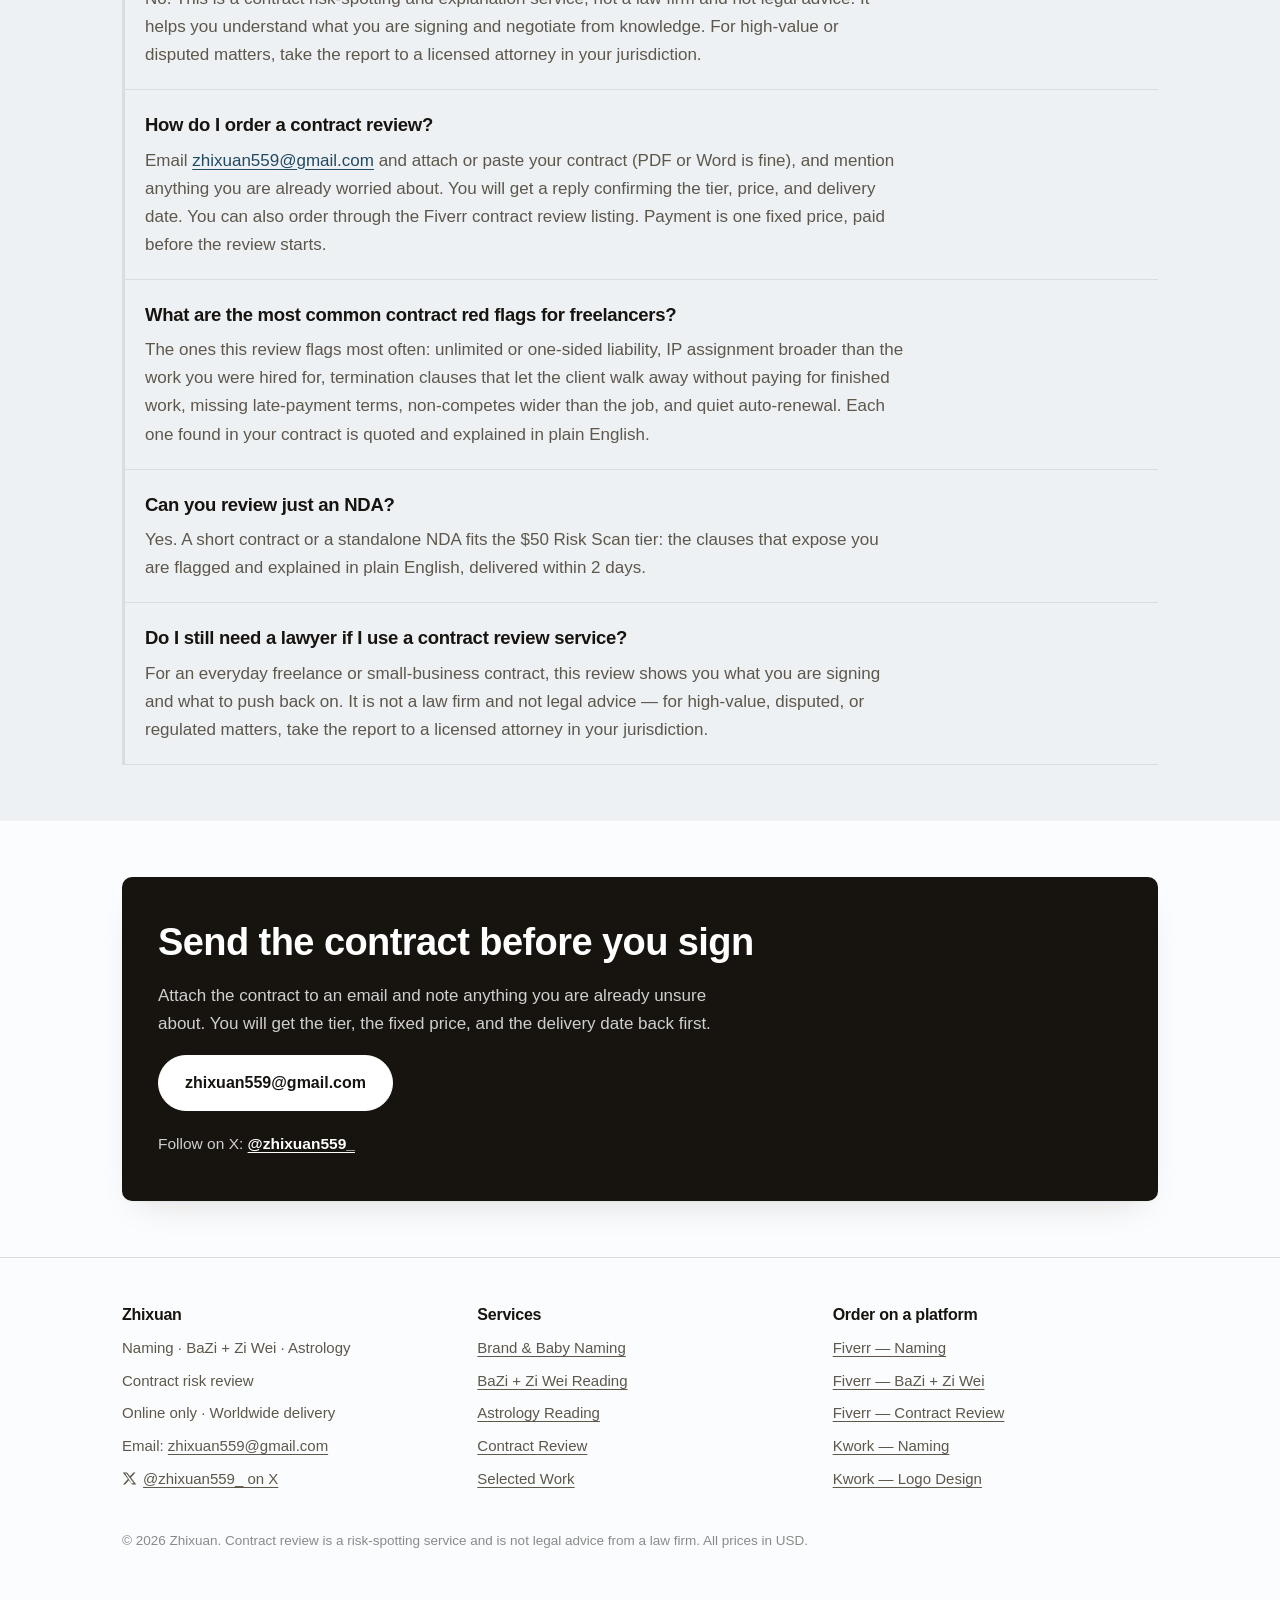
<file: services/contract-review.html>
<!DOCTYPE html>
<html lang="en">
<head>
<meta charset="utf-8">
<meta name="viewport" content="width=device-width, initial-scale=1">
<title>Contract Review Service for Freelancers — Contract Red Flags Checked | Zhixuan</title>
<meta name="description" content="Contract review service by Zhixuan: a clause-by-clause freelance contract review that flags contract red flags in plain English, with suggested wording to push back with. Tiers at $50 / $100 / $150, delivered within 2 days, worldwide by email. Not a law firm.">
<link rel="canonical" href="https://zhixuan559-beep.github.io/services/contract-review.html">
<meta property="og:type" content="website">
<meta property="og:site_name" content="Zhixuan">
<meta property="og:title" content="Contract Review Service for Freelancers — Contract Red Flags Checked | Zhixuan">
<meta property="og:description" content="Risky clauses flagged in plain English, with wording you can push back with. From $50, delivered within 2 days.">
<meta property="og:url" content="https://zhixuan559-beep.github.io/services/contract-review.html">
<meta property="og:image" content="https://zhixuan559-beep.github.io/assets/img/sample-contract.jpg">
<meta name="twitter:card" content="summary">
<link rel="stylesheet" href="/assets/css/style.css">
<script type="application/ld+json">
{
  "@context": "https://schema.org",
  "@type": "Service",
  "name": "Contract Review & Legal-Risk Check",
  "serviceType": "Contract review",
  "keywords": "contract review service, freelance contract review, contract red flags check",
  "provider": {"@type": "ProfessionalService", "@id": "https://zhixuan559-beep.github.io/#business", "name": "Zhixuan", "sameAs": ["https://x.com/zhixuan559_"]},
  "areaServed": "Worldwide",
  "url": "https://zhixuan559-beep.github.io/services/contract-review.html",
  "description": "A clause-by-clause review of freelance, service, and small-business contracts that flags risky terms in plain English and suggests alternative wording. This is a risk-spotting service, not legal advice from a law firm.",
  "offers": [
    {"@type": "Offer", "name": "Risk Scan", "price": "50", "priceCurrency": "USD"},
    {"@type": "Offer", "name": "Full Review", "price": "100", "priceCurrency": "USD"},
    {"@type": "Offer", "name": "Full Review + Redlines", "price": "150", "priceCurrency": "USD"}
  ]
}
</script>
<script type="application/ld+json">
{
  "@context": "https://schema.org",
  "@type": "FAQPage",
  "mainEntity": [
    {"@type": "Question", "name": "How much does a contract review cost?", "acceptedAnswer": {"@type": "Answer", "text": "Three fixed tiers: the Risk Scan is $50 for a short contract and flags the clauses that expose you; the Full Review is $100 and goes clause by clause with a plain-English explanation of each risk and suggested alternative wording; the $150 tier covers longer or more complex contracts and adds redline-style suggested edits plus a priority list of what to negotiate first. Prices are in USD and confirmed by email before you pay."}},
    {"@type": "Question", "name": "How fast is the review delivered?", "acceptedAnswer": {"@type": "Answer", "text": "Within 2 days. The review is delivered as a written report by email, organized clause by clause so you can work through it with the other party."}},
    {"@type": "Question", "name": "What kinds of contracts can you review?", "acceptedAnswer": {"@type": "Answer", "text": "Freelance and contractor agreements, client service contracts, NDAs, licensing and IP terms, and small-business agreements — the contracts freelancers and small businesses sign every week. If your contract is outside that scope, you will be told honestly before paying anything."}},
    {"@type": "Question", "name": "What exactly do I get back?", "acceptedAnswer": {"@type": "Answer", "text": "A written report that goes through your contract clause by clause: each risky term quoted, what it means in plain English, why it is risky for you, and — on the $100 and $150 tiers — suggested wording you can propose instead. Typical risks flagged include unlimited liability, one-sided termination, broad IP assignment, non-competes, late-payment gaps, and auto-renewal traps."}},
    {"@type": "Question", "name": "Is this legal advice?", "acceptedAnswer": {"@type": "Answer", "text": "No. This is a contract risk-spotting and explanation service, not a law firm and not legal advice. It helps you understand what you are signing and negotiate from knowledge. For high-value or disputed matters, take the report to a licensed attorney in your jurisdiction."}},
    {"@type": "Question", "name": "How do I order a contract review?", "acceptedAnswer": {"@type": "Answer", "text": "Email zhixuan559@gmail.com and attach or paste your contract (PDF or Word is fine), and mention anything you are already worried about. You will get a reply confirming the tier, price, and delivery date. You can also order through the Fiverr contract review listing. Payment is one fixed price, paid before the review starts."}},
    {"@type": "Question", "name": "What are the most common contract red flags for freelancers?", "acceptedAnswer": {"@type": "Answer", "text": "The ones this review flags most often: unlimited or one-sided liability, IP assignment broader than the work you were hired for, termination clauses that let the client walk away without paying for finished work, missing late-payment terms, non-competes wider than the job, and quiet auto-renewal. Each one found in your contract is quoted and explained in plain English."}},
    {"@type": "Question", "name": "Can you review just an NDA?", "acceptedAnswer": {"@type": "Answer", "text": "Yes. A short contract or a standalone NDA fits the $50 Risk Scan tier: the clauses that expose you are flagged and explained in plain English, delivered within 2 days."}},
    {"@type": "Question", "name": "Do I still need a lawyer if I use a contract review service?", "acceptedAnswer": {"@type": "Answer", "text": "For an everyday freelance or small-business contract, this review shows you what you are signing and what to push back on. It is not a law firm and not legal advice — for high-value, disputed, or regulated matters, take the report to a licensed attorney in your jurisdiction."}}
  ]
}
</script>
</head>
<body class="theme-contract">

<header class="site-header">
  <div class="wrap">
    <a class="brand" href="/">Zhixuan<span>.</span></a>
    <nav class="main-nav" aria-label="Main">
      <a href="/services/naming.html">Naming</a>
      <a href="/services/bazi-ziwei-reading.html">BaZi + Zi Wei</a>
      <a href="/services/astrology-reading.html">Astrology</a>
      <a href="/services/contract-review.html">Contract Review</a>
      <a href="/work.html">Work</a>
      <a href="/#contact">Contact</a>
    </nav>
  </div>
</header>

<main>
  <div class="hero wrap">
    <p class="kicker">Contract Review</p>
    <h1>Know what you are signing — before you sign it.</h1>
    <p class="lede">Most contract trouble hides in clauses that look like boilerplate: unlimited liability, IP you did not mean to give away, a non-compete wider than the job. This service reads your contract clause by clause, flags every term that exposes you, and explains it in plain English — with wording you can push back with.</p>
    <div class="btnrow">
      <a class="btn primary" href="mailto:zhixuan559@gmail.com?subject=Contract%20review">Order by email</a>
      <a class="btn ghost" href="https://www.fiverr.com/zhixuan559/review-your-contract-and-flag-legal-risks" rel="noopener">Order on Fiverr</a>
    </div>
  </div>

  <section class="section-soft">
    <div class="wrap">
      <h2>Risks this review looks for</h2>
      <div class="two-col">
        <div>
          <ul class="clean">
            <li><strong>Liability</strong> — uncapped or one-sided liability and indemnity clauses</li>
            <li><strong>Intellectual property</strong> — assignments broader than the work you were hired for</li>
            <li><strong>Termination</strong> — who can walk away, when, and what you are still owed</li>
            <li><strong>Payment</strong> — late-payment gaps, kill fees, expenses left undefined</li>
          </ul>
        </div>
        <div>
          <ul class="clean">
            <li><strong>Non-compete &amp; exclusivity</strong> — restrictions wider or longer than reasonable</li>
            <li><strong>Confidentiality</strong> — one-way NDAs and terms that survive too long</li>
            <li><strong>Auto-renewal &amp; lock-in</strong> — quiet renewals and hard exits</li>
            <li><strong>Disputes</strong> — governing law and venue set somewhere that disadvantages you</li>
          </ul>
        </div>
      </div>
      <figure style="margin:34px 0 0;max-width:640px">
        <img class="sample-img" src="/assets/img/sample-contract.jpg" alt="Freelance contract review sample report: flagged clauses with plain-English risk notes and suggested fixes" width="1280" height="960" loading="lazy">
        <figcaption class="caption">Sample report format: each clause quoted, the risk explained, the fix suggested.</figcaption>
      </figure>
    </div>
  </section>

  <section>
    <div class="wrap">
      <h2>Contract review prices</h2>
      <p class="section-intro">Three fixed tiers in USD, all delivered within 2 days. If your contract does not fit a tier, you will be told before paying anything.</p>
      <div class="tiers">
        <div class="tier">
          <p class="tname">Risk Scan</p>
          <p class="tprice">$50</p>
          <ul>
            <li>For a short contract or NDA</li>
            <li>Risky clauses flagged and quoted</li>
            <li>Each risk explained in plain English</li>
            <li>Delivered within 2 days</li>
          </ul>
        </div>
        <div class="tier featured">
          <p class="tname">Full Review</p>
          <p class="tprice">$100</p>
          <ul>
            <li>Clause-by-clause review</li>
            <li>What each clause means for you</li>
            <li>Suggested wording to propose instead</li>
            <li>Delivered within 2 days</li>
          </ul>
        </div>
        <div class="tier">
          <p class="tname">Review + Redlines</p>
          <p class="tprice">$150</p>
          <ul>
            <li>For longer or complex contracts</li>
            <li>Everything in Full Review</li>
            <li>Redline-style suggested edits</li>
            <li>Priority list: negotiate these first</li>
          </ul>
        </div>
      </div>
      <p class="note">Prefer a platform? Order through the <a href="https://www.fiverr.com/zhixuan559/review-your-contract-and-flag-legal-risks" rel="noopener">Fiverr contract review listing</a>. Please note: this is a risk-spotting service, not a law firm and not legal advice.</p>
    </div>
  </section>

  <section class="section-soft">
    <div class="wrap">
      <h2>Contract Review FAQ</h2>
      <div class="faq-item">
        <h3>How much does a contract review cost?</h3>
        <p>Three fixed tiers: the Risk Scan is $50 for a short contract and flags the clauses that expose you; the Full Review is $100 and goes clause by clause with a plain-English explanation of each risk and suggested alternative wording; the $150 tier covers longer or more complex contracts and adds redline-style suggested edits plus a priority list of what to negotiate first. Prices are in USD and confirmed by email before you pay.</p>
      </div>
      <div class="faq-item">
        <h3>How fast is the review delivered?</h3>
        <p>Within 2 days. The review is delivered as a written report by email, organized clause by clause so you can work through it with the other party.</p>
      </div>
      <div class="faq-item">
        <h3>What kinds of contracts can you review?</h3>
        <p>Freelance and contractor agreements, client service contracts, NDAs, licensing and IP terms, and small-business agreements — the contracts freelancers and small businesses sign every week. If your contract is outside that scope, you will be told honestly before paying anything.</p>
      </div>
      <div class="faq-item">
        <h3>What exactly do I get back?</h3>
        <p>A written report that goes through your contract clause by clause: each risky term quoted, what it means in plain English, why it is risky for you, and — on the $100 and $150 tiers — suggested wording you can propose instead. Typical risks flagged include unlimited liability, one-sided termination, broad IP assignment, non-competes, late-payment gaps, and auto-renewal traps.</p>
      </div>
      <div class="faq-item">
        <h3>Is this legal advice?</h3>
        <p>No. This is a contract risk-spotting and explanation service, not a law firm and not legal advice. It helps you understand what you are signing and negotiate from knowledge. For high-value or disputed matters, take the report to a licensed attorney in your jurisdiction.</p>
      </div>
      <div class="faq-item">
        <h3>How do I order a contract review?</h3>
        <p>Email <a href="mailto:zhixuan559@gmail.com">zhixuan559@gmail.com</a> and attach or paste your contract (PDF or Word is fine), and mention anything you are already worried about. You will get a reply confirming the tier, price, and delivery date. You can also order through the Fiverr contract review listing. Payment is one fixed price, paid before the review starts.</p>
      </div>
      <div class="faq-item">
        <h3>What are the most common contract red flags for freelancers?</h3>
        <p>The ones this review flags most often: unlimited or one-sided liability, IP assignment broader than the work you were hired for, termination clauses that let the client walk away without paying for finished work, missing late-payment terms, non-competes wider than the job, and quiet auto-renewal. Each one found in your contract is quoted and explained in plain English.</p>
      </div>
      <div class="faq-item">
        <h3>Can you review just an NDA?</h3>
        <p>Yes. A short contract or a standalone NDA fits the $50 Risk Scan tier: the clauses that expose you are flagged and explained in plain English, delivered within 2 days.</p>
      </div>
      <div class="faq-item">
        <h3>Do I still need a lawyer if I use a contract review service?</h3>
        <p>For an everyday freelance or small-business contract, this review shows you what you are signing and what to push back on. It is not a law firm and not legal advice — for high-value, disputed, or regulated matters, take the report to a licensed attorney in your jurisdiction.</p>
      </div>
    </div>
  </section>

  <section>
    <div class="wrap">
      <div class="cta">
        <h2>Send the contract before you sign</h2>
        <p>Attach the contract to an email and note anything you are already unsure about. You will get the tier, the fixed price, and the delivery date back first.</p>
        <div class="btnrow"><a class="btn primary" href="mailto:zhixuan559@gmail.com?subject=Contract%20review">zhixuan559@gmail.com</a></div>
        <p class="x-follow">Follow on X: <a href="https://x.com/zhixuan559_" rel="noopener">@zhixuan559_</a></p>
      </div>
    </div>
  </section>
</main>

<footer class="site-footer">
  <div class="wrap">
    <div class="cols">
      <div>
        <h3>Zhixuan</h3>
        <ul>
          <li>Naming · BaZi + Zi Wei · Astrology</li>
          <li>Contract risk review</li>
          <li>Online only · Worldwide delivery</li>
          <li>Email: <a href="mailto:zhixuan559@gmail.com">zhixuan559@gmail.com</a></li>
          <li><a class="x-link" href="https://x.com/zhixuan559_" rel="noopener"><svg viewBox="0 0 24 24" width="15" height="15" fill="currentColor" aria-hidden="true" focusable="false"><path d="M18.244 2.25h3.308l-7.227 8.26 8.502 11.24H16.17l-5.214-6.817L4.99 21.75H1.68l7.73-8.835L1.254 2.25H8.08l4.713 6.231 5.451-6.231Zm-1.161 17.52h1.833L7.084 4.126H5.117l9.927 15.644Z"/></svg>@zhixuan559_ on X</a></li>
        </ul>
      </div>
      <div>
        <h3>Services</h3>
        <ul>
          <li><a href="/services/naming.html">Brand &amp; Baby Naming</a></li>
          <li><a href="/services/bazi-ziwei-reading.html">BaZi + Zi Wei Reading</a></li>
          <li><a href="/services/astrology-reading.html">Astrology Reading</a></li>
          <li><a href="/services/contract-review.html">Contract Review</a></li>
          <li><a href="/work.html">Selected Work</a></li>
        </ul>
      </div>
      <div>
        <h3>Order on a platform</h3>
        <ul>
          <li><a href="https://www.fiverr.com/zhixuan559/name-your-baby-or-brand-with-meaning" rel="noopener">Fiverr — Naming</a></li>
          <li><a href="https://www.fiverr.com/zhixuan559/do-a-full-bazi-and-ziwei-chart-reading-for-you" rel="noopener">Fiverr — BaZi + Zi Wei</a></li>
          <li><a href="https://www.fiverr.com/zhixuan559/review-your-contract-and-flag-legal-risks" rel="noopener">Fiverr — Contract Review</a></li>
          <li><a href="https://kwork.com/business-copywriting/55462685/i-will-create-10-unique-brand-or-baby-name-ideas-with-meanings" rel="noopener">Kwork — Naming</a></li>
          <li><a href="https://kwork.com/logo/55462573/i-will-design-a-clean-professional-logo-for-your-business" rel="noopener">Kwork — Logo Design</a></li>
        </ul>
      </div>
    </div>
    <p class="fineprint">© 2026 Zhixuan. Contract review is a risk-spotting service and is not legal advice from a law firm. All prices in USD.</p>
  </div>
</footer>

</body>
</html>
</file>
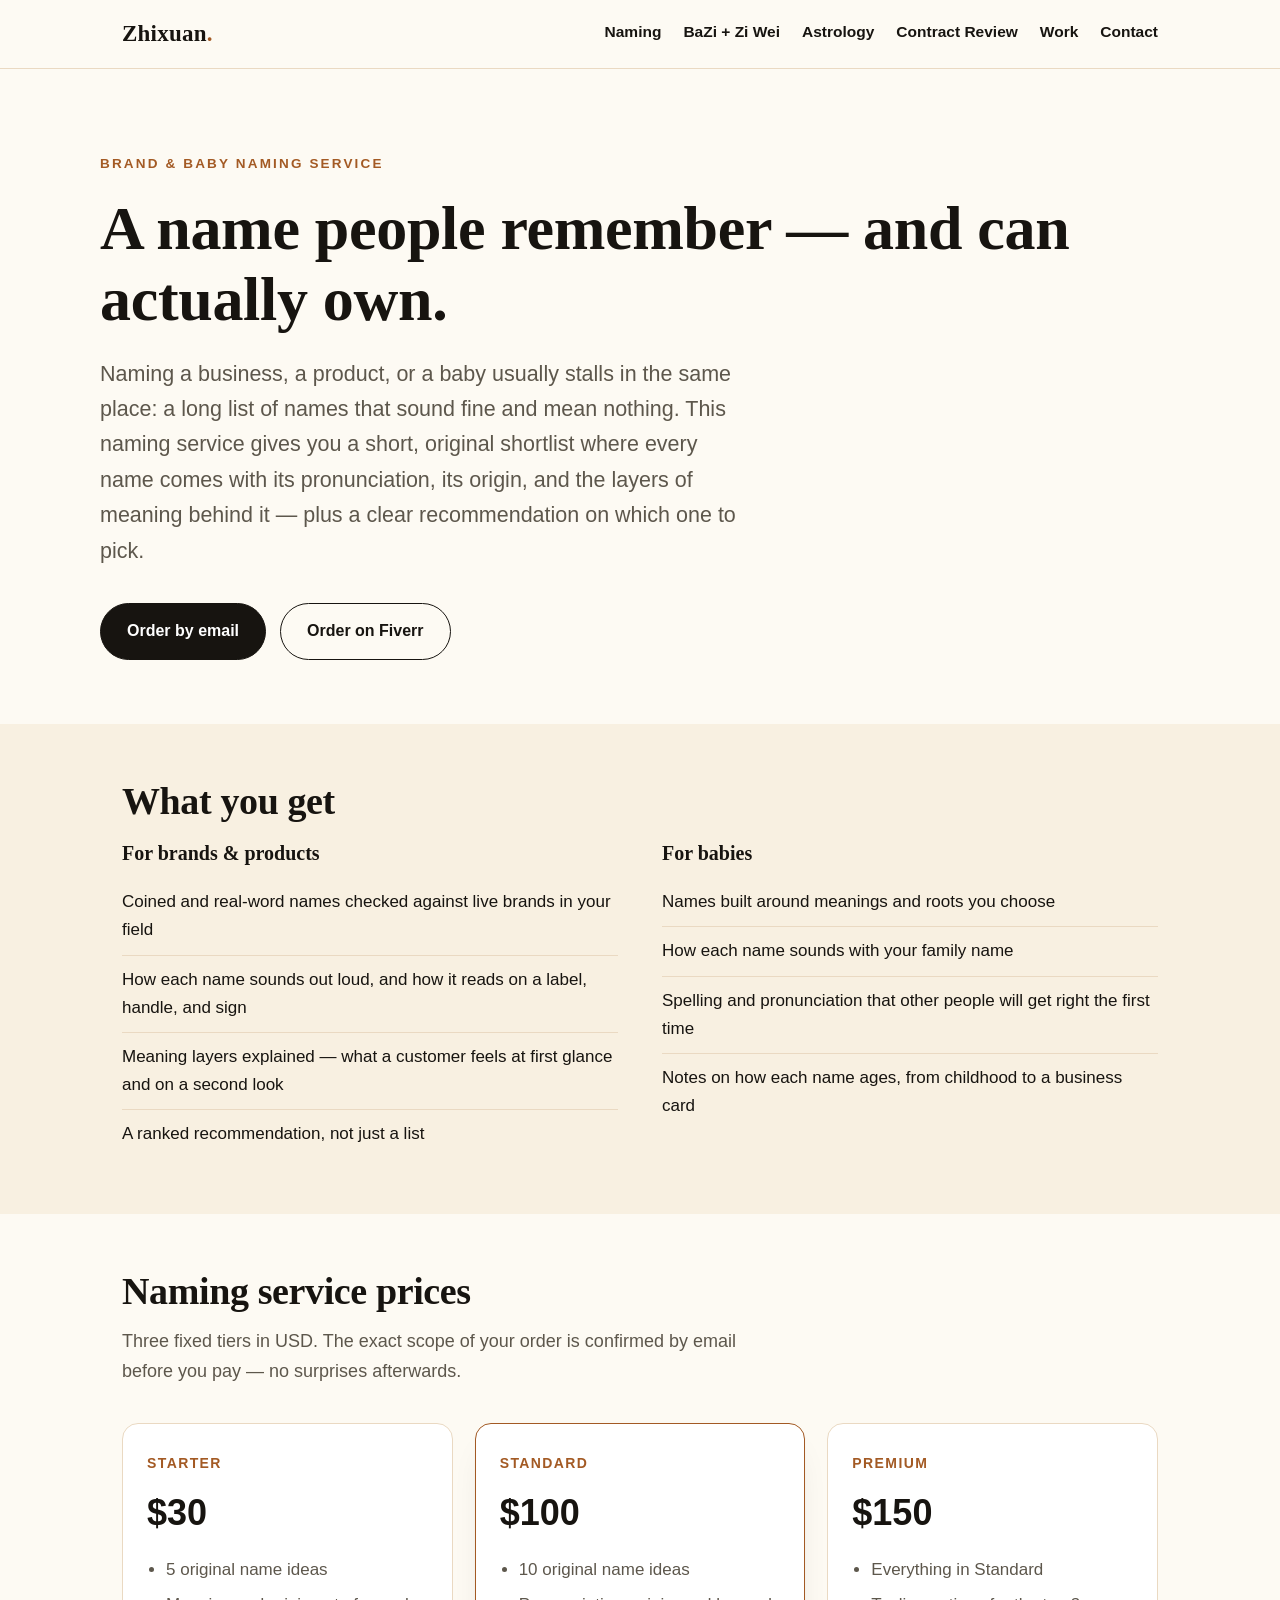
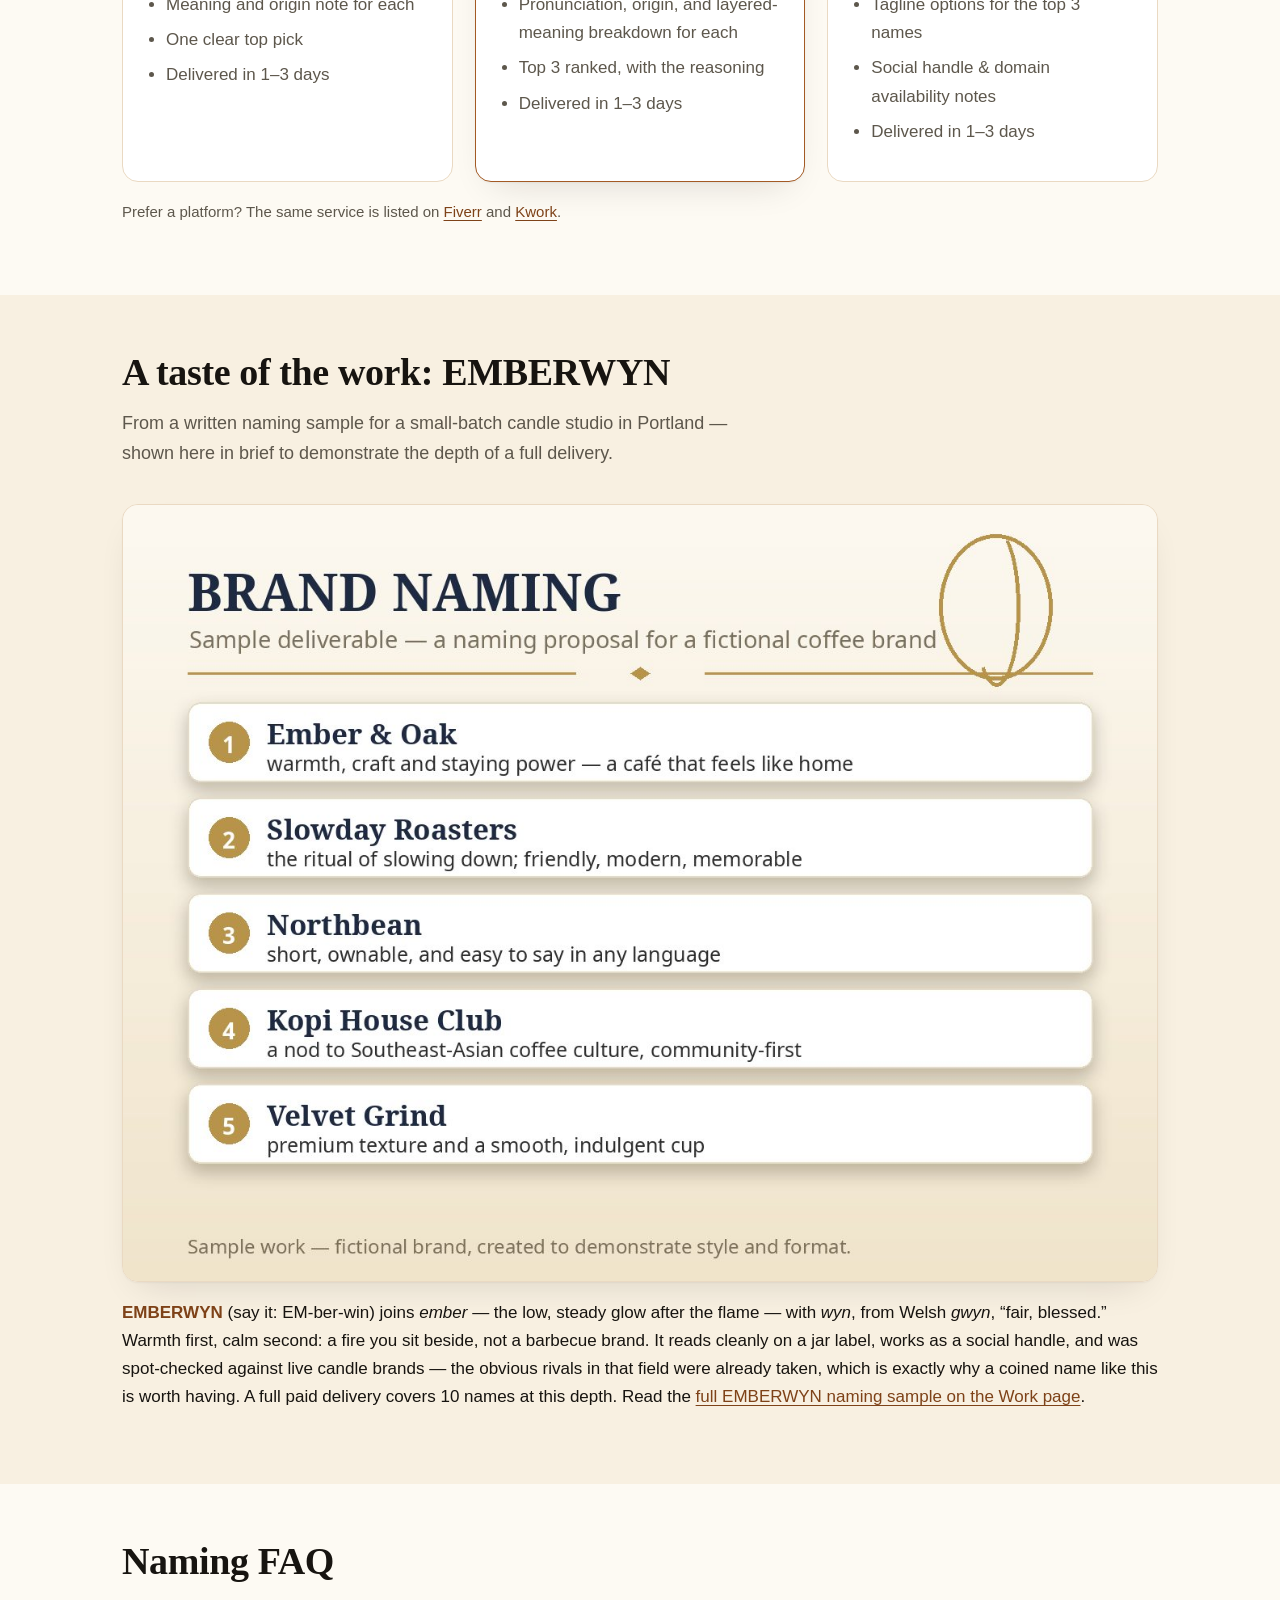
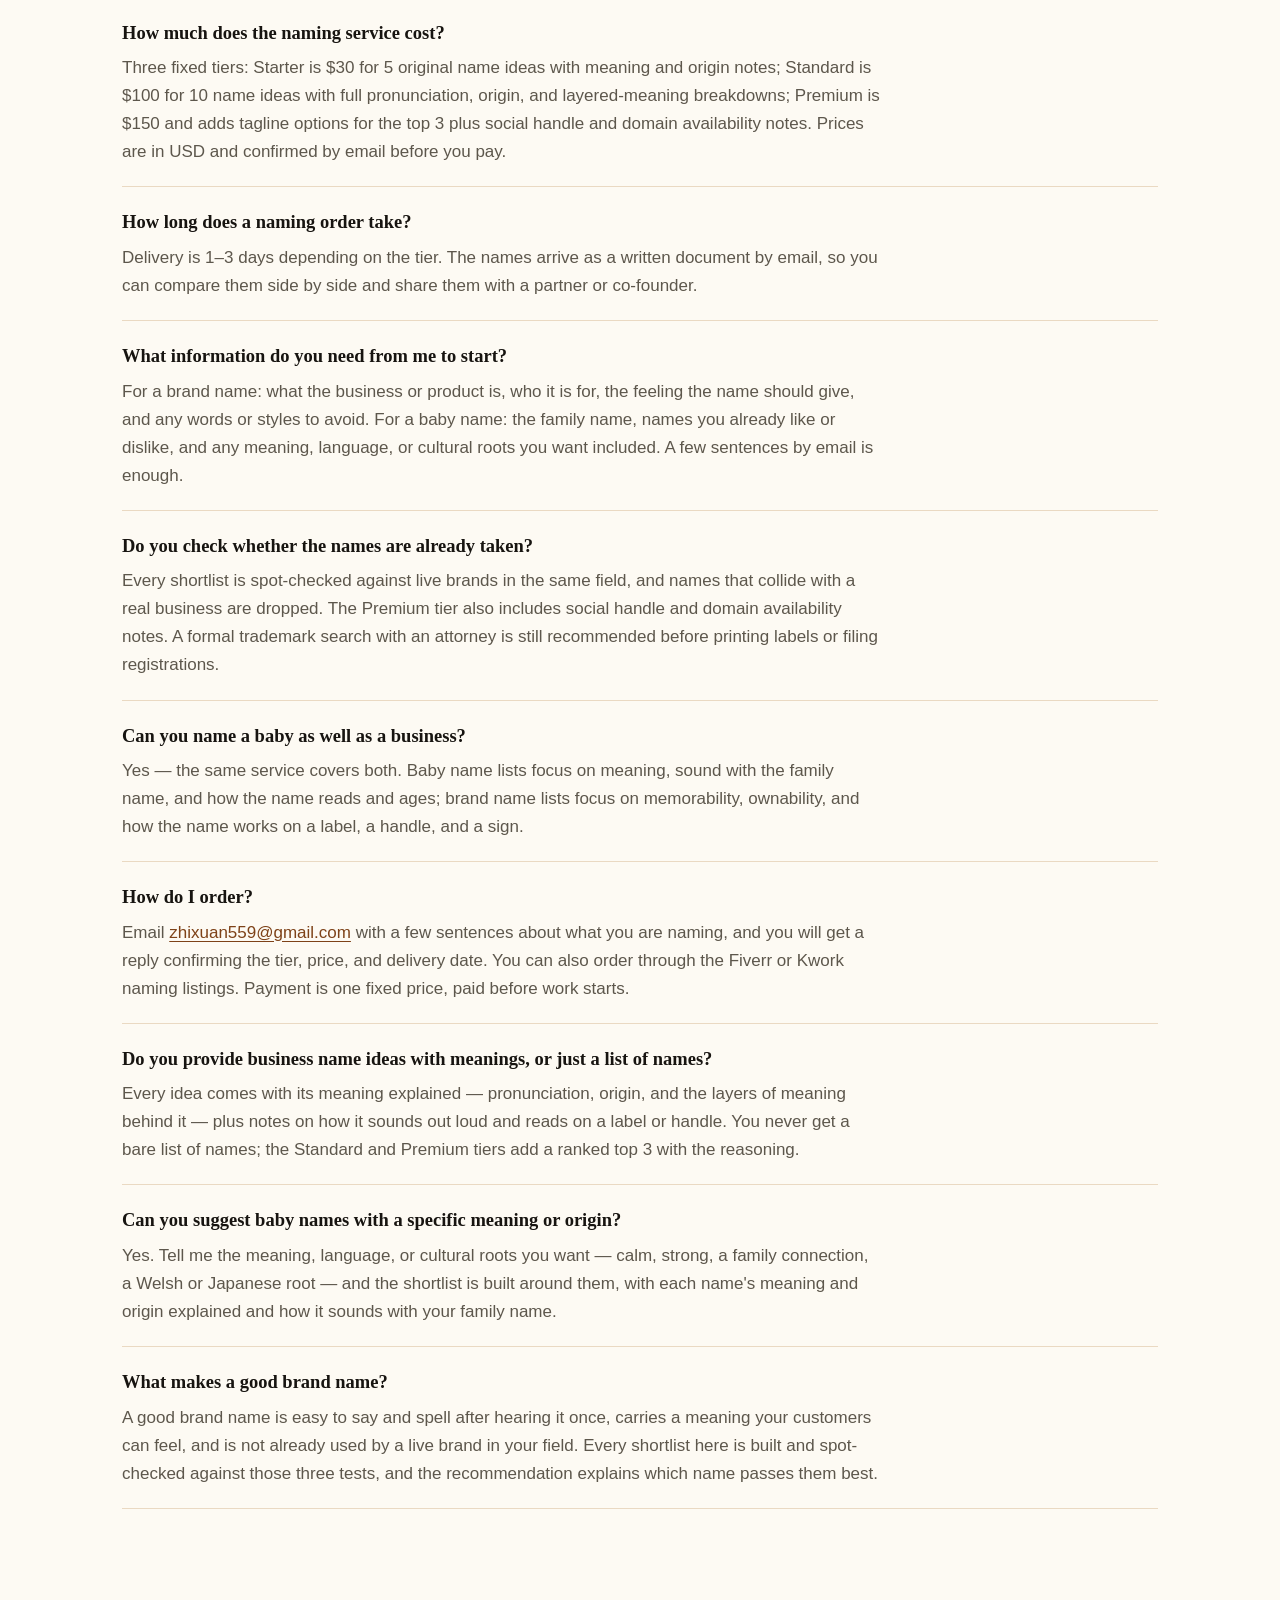
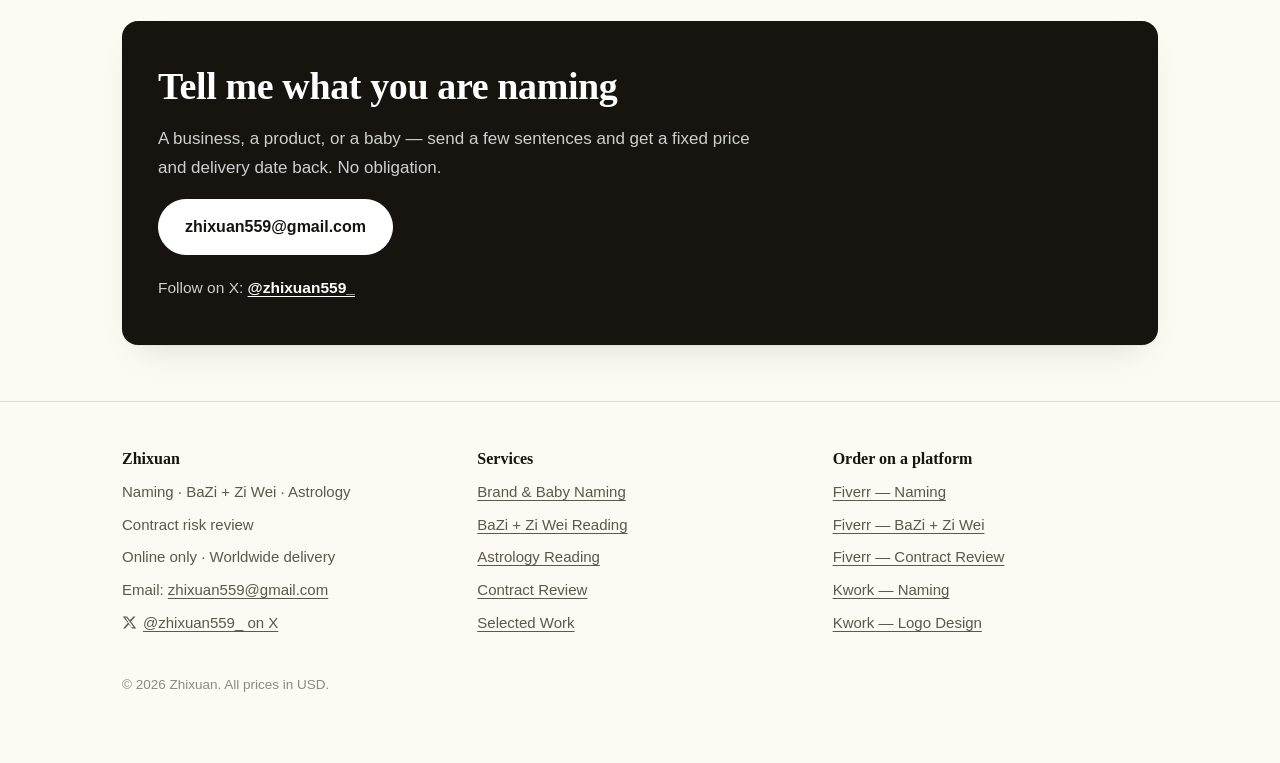
<file: services/naming.html>
<!DOCTYPE html>
<html lang="en">
<head>
<meta charset="utf-8">
<meta name="viewport" content="width=device-width, initial-scale=1">
<title>Brand Naming Service &amp; Baby Naming Consultant — Names With Meaning | Zhixuan</title>
<meta name="description" content="Brand naming service and baby naming consultant by Zhixuan: original business name ideas with meaning, pronunciation, and origin notes, plus a clear recommendation. Tiers at $30 / $100 / $150, delivered in writing within 1–3 days, worldwide.">
<link rel="canonical" href="https://zhixuan559-beep.github.io/services/naming.html">
<meta property="og:type" content="website">
<meta property="og:site_name" content="Zhixuan">
<meta property="og:title" content="Brand Naming Service & Baby Naming Consultant — Names With Meaning | Zhixuan">
<meta property="og:description" content="Original brand and baby names with pronunciation, origin, and meaning — plus a clear recommendation. From $30, delivered in 1–3 days.">
<meta property="og:url" content="https://zhixuan559-beep.github.io/services/naming.html">
<meta property="og:image" content="https://zhixuan559-beep.github.io/assets/img/sample-naming.jpg">
<meta name="twitter:card" content="summary">
<link rel="stylesheet" href="/assets/css/style.css">
<script type="application/ld+json">
{
  "@context": "https://schema.org",
  "@type": "Service",
  "name": "Brand & Baby Naming Service",
  "serviceType": "Naming service",
  "keywords": "brand naming service, baby naming consultant, business name ideas with meaning, baby names with meaning, name my brand, name my baby",
  "provider": {"@type": "ProfessionalService", "@id": "https://zhixuan559-beep.github.io/#business", "name": "Zhixuan", "sameAs": ["https://x.com/zhixuan559_"]},
  "areaServed": "Worldwide",
  "url": "https://zhixuan559-beep.github.io/services/naming.html",
  "description": "Original name ideas for brands, products, and babies, each with pronunciation, origin, and layered meaning notes, plus a ranked recommendation.",
  "offers": [
    {"@type": "Offer", "name": "Starter", "price": "30", "priceCurrency": "USD"},
    {"@type": "Offer", "name": "Standard", "price": "100", "priceCurrency": "USD"},
    {"@type": "Offer", "name": "Premium", "price": "150", "priceCurrency": "USD"}
  ]
}
</script>
<script type="application/ld+json">
{
  "@context": "https://schema.org",
  "@type": "FAQPage",
  "mainEntity": [
    {"@type": "Question", "name": "How much does the naming service cost?", "acceptedAnswer": {"@type": "Answer", "text": "There are three fixed tiers: Starter is $30 for 5 original name ideas with meaning and origin notes; Standard is $100 for 10 name ideas with full pronunciation, origin, and layered-meaning breakdowns; Premium is $150 and adds tagline options for the top 3 names plus social handle and domain availability notes. Prices are in USD and are confirmed by email before you pay."}},
    {"@type": "Question", "name": "How long does a naming order take?", "acceptedAnswer": {"@type": "Answer", "text": "Delivery is 1–3 days depending on the tier. The names are delivered as a written document by email, so you can compare them side by side and share them with a partner or co-founder."}},
    {"@type": "Question", "name": "What information do you need from me to start?", "acceptedAnswer": {"@type": "Answer", "text": "For a brand name: what the business or product is, who it is for, the feeling the name should give, and any words or styles to avoid. For a baby name: the family name, any names you already like or dislike, and any meaning, language, or cultural roots you want included. A few sentences by email is enough."}},
    {"@type": "Question", "name": "Do you check whether the names are already taken?", "acceptedAnswer": {"@type": "Answer", "text": "Every shortlist is spot-checked against live brands in the same field, and names that collide with a real business are dropped. The Premium tier also includes social handle and domain availability notes. A formal trademark search with an attorney is still recommended before you print labels or file registrations."}},
    {"@type": "Question", "name": "Can you name a baby as well as a business?", "acceptedAnswer": {"@type": "Answer", "text": "Yes. The same service covers baby names and brand names. Baby name lists focus on meaning, sound with the family name, and how the name reads and ages; brand name lists focus on memorability, ownability, and how the name works on a label, a handle, and a sign."}},
    {"@type": "Question", "name": "How do I order?", "acceptedAnswer": {"@type": "Answer", "text": "Email zhixuan559@gmail.com with a few sentences about what you are naming, and you will get a reply confirming the tier, price, and delivery date. You can also order through the Fiverr or Kwork naming listings. Payment is one fixed price, paid before work starts."}},
    {"@type": "Question", "name": "Do you provide business name ideas with meanings, or just a list of names?", "acceptedAnswer": {"@type": "Answer", "text": "Every idea comes with its meaning explained — pronunciation, origin, and the layers of meaning behind it — plus notes on how it sounds out loud and reads on a label or handle. You never get a bare list of names; the Standard and Premium tiers add a ranked top 3 with the reasoning."}},
    {"@type": "Question", "name": "Can you suggest baby names with a specific meaning or origin?", "acceptedAnswer": {"@type": "Answer", "text": "Yes. Tell me the meaning, language, or cultural roots you want — calm, strong, a family connection, a Welsh or Japanese root — and the shortlist is built around them, with each name's meaning and origin explained and how it sounds with your family name."}},
    {"@type": "Question", "name": "What makes a good brand name?", "acceptedAnswer": {"@type": "Answer", "text": "A good brand name is easy to say and spell after hearing it once, carries a meaning your customers can feel, and is not already used by a live brand in your field. Every shortlist here is built and spot-checked against those three tests, and the recommendation explains which name passes them best."}}
  ]
}
</script>
</head>
<body class="theme-naming">

<header class="site-header">
  <div class="wrap">
    <a class="brand" href="/">Zhixuan<span>.</span></a>
    <nav class="main-nav" aria-label="Main">
      <a href="/services/naming.html">Naming</a>
      <a href="/services/bazi-ziwei-reading.html">BaZi + Zi Wei</a>
      <a href="/services/astrology-reading.html">Astrology</a>
      <a href="/services/contract-review.html">Contract Review</a>
      <a href="/work.html">Work</a>
      <a href="/#contact">Contact</a>
    </nav>
  </div>
</header>

<main>
  <div class="hero wrap">
    <p class="kicker">Brand &amp; Baby Naming Service</p>
    <h1>A name people remember — and can actually own.</h1>
    <p class="lede">Naming a business, a product, or a baby usually stalls in the same place: a long list of names that sound fine and mean nothing. This naming service gives you a short, original shortlist where every name comes with its pronunciation, its origin, and the layers of meaning behind it — plus a clear recommendation on which one to pick.</p>
    <div class="btnrow">
      <a class="btn primary" href="mailto:zhixuan559@gmail.com?subject=Naming%20order">Order by email</a>
      <a class="btn ghost" href="https://www.fiverr.com/zhixuan559/name-your-baby-or-brand-with-meaning" rel="noopener">Order on Fiverr</a>
    </div>
  </div>

  <section class="section-soft">
    <div class="wrap">
      <h2>What you get</h2>
      <div class="two-col">
        <div>
          <h3>For brands &amp; products</h3>
          <ul class="clean">
            <li>Coined and real-word names checked against live brands in your field</li>
            <li>How each name sounds out loud, and how it reads on a label, handle, and sign</li>
            <li>Meaning layers explained — what a customer feels at first glance and on a second look</li>
            <li>A ranked recommendation, not just a list</li>
          </ul>
        </div>
        <div>
          <h3>For babies</h3>
          <ul class="clean">
            <li>Names built around meanings and roots you choose</li>
            <li>How each name sounds with your family name</li>
            <li>Spelling and pronunciation that other people will get right the first time</li>
            <li>Notes on how each name ages, from childhood to a business card</li>
          </ul>
        </div>
      </div>
    </div>
  </section>

  <section>
    <div class="wrap">
      <h2>Naming service prices</h2>
      <p class="section-intro">Three fixed tiers in USD. The exact scope of your order is confirmed by email before you pay — no surprises afterwards.</p>
      <div class="tiers">
        <div class="tier">
          <p class="tname">Starter</p>
          <p class="tprice">$30</p>
          <ul>
            <li>5 original name ideas</li>
            <li>Meaning and origin note for each</li>
            <li>One clear top pick</li>
            <li>Delivered in 1–3 days</li>
          </ul>
        </div>
        <div class="tier featured">
          <p class="tname">Standard</p>
          <p class="tprice">$100</p>
          <ul>
            <li>10 original name ideas</li>
            <li>Pronunciation, origin, and layered-meaning breakdown for each</li>
            <li>Top 3 ranked, with the reasoning</li>
            <li>Delivered in 1–3 days</li>
          </ul>
        </div>
        <div class="tier">
          <p class="tname">Premium</p>
          <p class="tprice">$150</p>
          <ul>
            <li>Everything in Standard</li>
            <li>Tagline options for the top 3 names</li>
            <li>Social handle &amp; domain availability notes</li>
            <li>Delivered in 1–3 days</li>
          </ul>
        </div>
      </div>
      <p class="note">Prefer a platform? The same service is listed on <a href="https://www.fiverr.com/zhixuan559/name-your-baby-or-brand-with-meaning" rel="noopener">Fiverr</a> and <a href="https://kwork.com/business-copywriting/55462685/i-will-create-10-unique-brand-or-baby-name-ideas-with-meanings" rel="noopener">Kwork</a>.</p>
    </div>
  </section>

  <section class="section-soft">
    <div class="wrap">
      <h2>A taste of the work: EMBERWYN</h2>
      <p class="section-intro">From a written naming sample for a small-batch candle studio in Portland — shown here in brief to demonstrate the depth of a full delivery.</p>
      <img class="sample-img" src="/assets/img/sample-naming.jpg" alt="Brand naming service sample: original business name ideas with meanings, origins and a top recommendation" width="1280" height="960" loading="lazy">
      <p><strong>EMBERWYN</strong> (say it: EM-ber-win) joins <em>ember</em> — the low, steady glow after the flame — with <em>wyn</em>, from Welsh <em>gwyn</em>, “fair, blessed.” Warmth first, calm second: a fire you sit beside, not a barbecue brand. It reads cleanly on a jar label, works as a social handle, and was spot-checked against live candle brands — the obvious rivals in that field were already taken, which is exactly why a coined name like this is worth having. A full paid delivery covers 10 names at this depth. Read the <a href="/work.html">full EMBERWYN naming sample on the Work page</a>.</p>
    </div>
  </section>

  <section>
    <div class="wrap">
      <h2>Naming FAQ</h2>
      <div class="faq-item">
        <h3>How much does the naming service cost?</h3>
        <p>Three fixed tiers: Starter is $30 for 5 original name ideas with meaning and origin notes; Standard is $100 for 10 name ideas with full pronunciation, origin, and layered-meaning breakdowns; Premium is $150 and adds tagline options for the top 3 plus social handle and domain availability notes. Prices are in USD and confirmed by email before you pay.</p>
      </div>
      <div class="faq-item">
        <h3>How long does a naming order take?</h3>
        <p>Delivery is 1–3 days depending on the tier. The names arrive as a written document by email, so you can compare them side by side and share them with a partner or co-founder.</p>
      </div>
      <div class="faq-item">
        <h3>What information do you need from me to start?</h3>
        <p>For a brand name: what the business or product is, who it is for, the feeling the name should give, and any words or styles to avoid. For a baby name: the family name, names you already like or dislike, and any meaning, language, or cultural roots you want included. A few sentences by email is enough.</p>
      </div>
      <div class="faq-item">
        <h3>Do you check whether the names are already taken?</h3>
        <p>Every shortlist is spot-checked against live brands in the same field, and names that collide with a real business are dropped. The Premium tier also includes social handle and domain availability notes. A formal trademark search with an attorney is still recommended before printing labels or filing registrations.</p>
      </div>
      <div class="faq-item">
        <h3>Can you name a baby as well as a business?</h3>
        <p>Yes — the same service covers both. Baby name lists focus on meaning, sound with the family name, and how the name reads and ages; brand name lists focus on memorability, ownability, and how the name works on a label, a handle, and a sign.</p>
      </div>
      <div class="faq-item">
        <h3>How do I order?</h3>
        <p>Email <a href="mailto:zhixuan559@gmail.com">zhixuan559@gmail.com</a> with a few sentences about what you are naming, and you will get a reply confirming the tier, price, and delivery date. You can also order through the Fiverr or Kwork naming listings. Payment is one fixed price, paid before work starts.</p>
      </div>
      <div class="faq-item">
        <h3>Do you provide business name ideas with meanings, or just a list of names?</h3>
        <p>Every idea comes with its meaning explained — pronunciation, origin, and the layers of meaning behind it — plus notes on how it sounds out loud and reads on a label or handle. You never get a bare list of names; the Standard and Premium tiers add a ranked top 3 with the reasoning.</p>
      </div>
      <div class="faq-item">
        <h3>Can you suggest baby names with a specific meaning or origin?</h3>
        <p>Yes. Tell me the meaning, language, or cultural roots you want — calm, strong, a family connection, a Welsh or Japanese root — and the shortlist is built around them, with each name's meaning and origin explained and how it sounds with your family name.</p>
      </div>
      <div class="faq-item">
        <h3>What makes a good brand name?</h3>
        <p>A good brand name is easy to say and spell after hearing it once, carries a meaning your customers can feel, and is not already used by a live brand in your field. Every shortlist here is built and spot-checked against those three tests, and the recommendation explains which name passes them best.</p>
      </div>
    </div>
  </section>

  <section>
    <div class="wrap">
      <div class="cta">
        <h2>Tell me what you are naming</h2>
        <p>A business, a product, or a baby — send a few sentences and get a fixed price and delivery date back. No obligation.</p>
        <div class="btnrow"><a class="btn primary" href="mailto:zhixuan559@gmail.com?subject=Naming%20order">zhixuan559@gmail.com</a></div>
        <p class="x-follow">Follow on X: <a href="https://x.com/zhixuan559_" rel="noopener">@zhixuan559_</a></p>
      </div>
    </div>
  </section>
</main>

<footer class="site-footer">
  <div class="wrap">
    <div class="cols">
      <div>
        <h3>Zhixuan</h3>
        <ul>
          <li>Naming · BaZi + Zi Wei · Astrology</li>
          <li>Contract risk review</li>
          <li>Online only · Worldwide delivery</li>
          <li>Email: <a href="mailto:zhixuan559@gmail.com">zhixuan559@gmail.com</a></li>
          <li><a class="x-link" href="https://x.com/zhixuan559_" rel="noopener"><svg viewBox="0 0 24 24" width="15" height="15" fill="currentColor" aria-hidden="true" focusable="false"><path d="M18.244 2.25h3.308l-7.227 8.26 8.502 11.24H16.17l-5.214-6.817L4.99 21.75H1.68l7.73-8.835L1.254 2.25H8.08l4.713 6.231 5.451-6.231Zm-1.161 17.52h1.833L7.084 4.126H5.117l9.927 15.644Z"/></svg>@zhixuan559_ on X</a></li>
        </ul>
      </div>
      <div>
        <h3>Services</h3>
        <ul>
          <li><a href="/services/naming.html">Brand &amp; Baby Naming</a></li>
          <li><a href="/services/bazi-ziwei-reading.html">BaZi + Zi Wei Reading</a></li>
          <li><a href="/services/astrology-reading.html">Astrology Reading</a></li>
          <li><a href="/services/contract-review.html">Contract Review</a></li>
          <li><a href="/work.html">Selected Work</a></li>
        </ul>
      </div>
      <div>
        <h3>Order on a platform</h3>
        <ul>
          <li><a href="https://www.fiverr.com/zhixuan559/name-your-baby-or-brand-with-meaning" rel="noopener">Fiverr — Naming</a></li>
          <li><a href="https://www.fiverr.com/zhixuan559/do-a-full-bazi-and-ziwei-chart-reading-for-you" rel="noopener">Fiverr — BaZi + Zi Wei</a></li>
          <li><a href="https://www.fiverr.com/zhixuan559/review-your-contract-and-flag-legal-risks" rel="noopener">Fiverr — Contract Review</a></li>
          <li><a href="https://kwork.com/business-copywriting/55462685/i-will-create-10-unique-brand-or-baby-name-ideas-with-meanings" rel="noopener">Kwork — Naming</a></li>
          <li><a href="https://kwork.com/logo/55462573/i-will-design-a-clean-professional-logo-for-your-business" rel="noopener">Kwork — Logo Design</a></li>
        </ul>
      </div>
    </div>
    <p class="fineprint">© 2026 Zhixuan. All prices in USD.</p>
  </div>
</footer>

</body>
</html>
</file>
<file: assets/css/style.css>
/* Zhixuan — unified design system with per-section themes.
   One skeleton everywhere (type scale, spacing rhythm, buttons, cards,
   header/footer); each service page carries its own accent personality
   via a theme class on <body>: theme-naming / theme-bazi / theme-astro /
   theme-contract / theme-work. Home uses the default brand theme. */

:root{
  --ink:#171410;
  --muted:#5d574c;
  --line:#e8e2d4;
  --bg:#fcfbf8;
  --soft:#f6f3ec;
  --accent:#8a6414;
  --accent-ink:#6d4f0e;
  --accent-soft:#f1e9d6;
  --radius:16px;
  --maxw:1080px;
  --shadow:0 1px 2px rgba(23,20,16,.04),0 16px 36px -18px rgba(23,20,16,.16);
  --font-sans:-apple-system,BlinkMacSystemFont,"Segoe UI",Roboto,"Helvetica Neue",Arial,sans-serif;
  --font-serif:"Iowan Old Style","Palatino Linotype","Book Antiqua",Palatino,Georgia,"Times New Roman",serif;
  --font-song:"Songti SC","STSong","Noto Serif SC","Source Han Serif SC","SimSun",serif;
}

/* ---------- Per-section themes (same skeleton, different character) ---------- */
/* Naming — warm, literary, editorial */
.theme-naming{
  --bg:#fdfaf3;
  --soft:#f8f0e1;
  --line:#ead9c2;
  --accent:#a35a24;
  --accent-ink:#7e4218;
  --accent-soft:#f6e7d2;
}
/* BaZi + Zi Wei — ink-wash calm, seal red */
.theme-bazi{
  --bg:#fbfaf6;
  --soft:#f4f1e9;
  --line:#e2dccb;
  --accent:#a93226;
  --accent-ink:#8c2718;
  --accent-soft:#f3e3dc;
}
/* Astrology — night sky, gold on deep blue */
.theme-astro{
  --bg:#fbfbfa;
  --soft:#eceef4;
  --line:#dde1ea;
  --accent:#8a6d1f;
  --accent-ink:#6d5514;
  --accent-soft:#e9e4cf;
  --navy:#0c1428;
  --navy-2:#16233f;
  --gold:#d3ab55;
}
/* Contract — crisp blue-grey, document-like */
.theme-contract{
  --bg:#fbfcfd;
  --soft:#edf1f4;
  --line:#d7dee3;
  --accent:#2f5d7d;
  --accent-ink:#234a64;
  --accent-soft:#e0e9ef;
  --radius:10px;
}
/* Work — the design showcase itself */
.theme-work{
  --bg:#fcfbf8;
  --soft:#f4f1ea;
  --accent:#8a6414;
  --accent-ink:#6d4f0e;
}

*{box-sizing:border-box}
html{scroll-behavior:smooth}
body{
  margin:0;background:var(--bg);color:var(--ink);
  font-family:var(--font-sans);
  font-size:17px;line-height:1.65;-webkit-font-smoothing:antialiased;
  text-rendering:optimizeLegibility;
}
::selection{background:var(--accent-soft)}
img{max-width:100%;height:auto;display:block}
a{color:var(--accent-ink);text-decoration:underline;text-underline-offset:3px}
a:hover{color:var(--accent)}
a:focus-visible,.btn:focus-visible{outline:2px solid var(--accent);outline-offset:3px;border-radius:4px}
.wrap{max-width:var(--maxw);margin:0 auto;padding:0 22px}

/* Header */
.site-header{border-bottom:1px solid var(--line);position:sticky;top:0;background:color-mix(in srgb,var(--bg) 88%,transparent);backdrop-filter:blur(10px);-webkit-backdrop-filter:blur(10px);z-index:10}
.site-header .wrap{display:flex;align-items:center;justify-content:space-between;padding-top:15px;padding-bottom:15px;gap:16px;flex-wrap:wrap}
.brand{font-family:var(--font-serif);font-size:23px;font-weight:700;letter-spacing:.01em;color:var(--ink);text-decoration:none}
.brand span{color:var(--accent)}
.main-nav{display:flex;gap:22px;flex-wrap:wrap}
.main-nav a{color:var(--ink);text-decoration:none;font-size:15.5px;font-weight:600;padding-bottom:2px;border-bottom:2px solid transparent;transition:border-color .18s ease,color .18s ease}
.main-nav a:hover{color:var(--accent-ink);border-bottom-color:var(--accent)}

/* Hero */
.hero{padding:84px 0 64px}
.hero .kicker{font-size:13.5px;font-weight:700;letter-spacing:.16em;text-transform:uppercase;color:var(--accent);margin:0 0 18px}
.hero h1{font-family:var(--font-serif);font-size:clamp(38px,6vw,62px);line-height:1.1;margin:0 0 22px;font-weight:700;letter-spacing:-.005em}
.hero .lede{font-size:clamp(18px,2.4vw,21px);color:var(--muted);max-width:640px;margin:0 0 34px}
.btnrow{display:flex;gap:14px;flex-wrap:wrap}
.btn{display:inline-block;padding:14px 26px;border-radius:999px;font-weight:700;font-size:16px;text-decoration:none;border:1.5px solid var(--ink);transition:transform .18s ease,box-shadow .18s ease,background .18s ease,border-color .18s ease,color .18s ease}
.btn.primary{background:var(--ink);color:#fff}
.btn.primary:hover{background:var(--accent-ink);border-color:var(--accent-ink);color:#fff;transform:translateY(-1px);box-shadow:0 10px 22px -12px rgba(23,20,16,.45)}
.btn.ghost{background:transparent;color:var(--ink)}
.btn.ghost:hover{border-color:var(--accent);color:var(--accent-ink);transform:translateY(-1px)}

/* Sections */
section{padding:56px 0}
.section-soft{background:var(--soft)}
h2{font-size:clamp(28px,4vw,38px);line-height:1.15;margin:0 0 14px;font-weight:800;letter-spacing:-.01em}
h3{font-size:20px;margin:0 0 8px;font-weight:750}
.section-intro{color:var(--muted);max-width:660px;margin:0 0 36px;font-size:18px}

/* Cards */
.grid{display:grid;grid-template-columns:repeat(2,1fr);gap:22px}
.card{background:#fff;border:1px solid var(--line);border-radius:var(--radius);padding:30px 28px;display:flex;flex-direction:column;box-shadow:0 1px 2px rgba(23,20,16,.03);transition:transform .18s ease,box-shadow .18s ease}
.card:hover{transform:translateY(-3px);box-shadow:var(--shadow)}
.card p{color:var(--muted);margin:0 0 14px}
.card .price{font-size:19px;font-weight:800;color:var(--ink);margin-top:auto;padding-top:8px}
.card .price small{display:block;font-weight:600;color:var(--muted);font-size:13.5px;margin-top:2px}
.card a.more{font-weight:700}
/* Home service cards each borrow a hint of their section's colour */
.card--naming{border-top:4px solid #a35a24}
.card--naming a.more{color:#7e4218}
.card--bazi{border-top:4px solid #a93226}
.card--bazi a.more{color:#8c2718}
.card--astro{border-top:4px solid #c9a227}
.card--astro a.more{color:#6d5514}
.card--contract{border-top:4px solid #2f5d7d}
.card--contract a.more{color:#234a64}

/* Pricing tiers */
.tiers{display:grid;grid-template-columns:repeat(3,1fr);gap:22px;margin-top:8px}
.tier{border:1px solid var(--line);border-radius:var(--radius);padding:28px 24px;background:#fff}
.tier.featured{border-color:var(--accent);border-width:1.5px;box-shadow:var(--shadow)}
.tier .tname{font-size:14px;font-weight:800;letter-spacing:.1em;text-transform:uppercase;color:var(--accent);margin:0 0 8px}
.tier .tprice{font-size:36px;font-weight:850;margin:0 0 14px}
.tier ul{margin:0;padding-left:19px;color:var(--muted)}
.tier li{margin-bottom:7px}
.note{color:var(--muted);font-size:15px;margin-top:18px}

/* Lists */
ul.clean{list-style:none;padding:0;margin:0}
ul.clean li{padding:10px 0;border-bottom:1px solid var(--line)}
ul.clean li:last-child{border-bottom:none}
.two-col{display:grid;grid-template-columns:1fr 1fr;gap:44px}

/* Work */
.work-grid{display:grid;grid-template-columns:repeat(2,1fr);gap:26px}
.work-item figure{margin:0 0 14px}
.work-item img{border-radius:var(--radius);border:1px solid var(--line)}
.work-item p{color:var(--muted);margin:0}

/* FAQ */
.faq-item{border-bottom:1px solid var(--line);padding:20px 0}
.faq-item:first-child{padding-top:6px}
.faq-item h3{font-size:18.5px;margin-bottom:6px}
.faq-item p{color:var(--muted);margin:0;max-width:760px}

/* Steps */
.steps{display:grid;grid-template-columns:repeat(3,1fr);gap:22px;counter-reset:step}
.step{background:#fff;border:1px solid var(--line);border-radius:var(--radius);padding:26px 24px}
.step .num{font-size:14px;font-weight:800;color:var(--accent);letter-spacing:.1em;margin:0 0 8px}
.step p{color:var(--muted);margin:0}

/* CTA + footer */
.cta{background:var(--ink);color:#fff;border-radius:var(--radius);padding:44px 36px;text-align:left;box-shadow:var(--shadow)}
.cta h2{color:#fff}
.cta p{color:#cfcfcf;max-width:600px}
.cta .btn{border-color:#fff}
.cta .btn.primary{background:#fff;color:var(--ink)}
.cta .btn.primary:hover{background:var(--accent);border-color:var(--accent);color:#fff}
.cta a{color:#fff}
.x-follow{margin:20px 0 0;font-size:15.5px;color:#cfcfcf}
.x-follow a{font-weight:700;text-decoration:underline;text-underline-offset:3px}
.site-footer{border-top:1px solid var(--line);padding:44px 0 54px;color:var(--muted);font-size:15px}
.site-footer .cols{display:grid;grid-template-columns:repeat(3,1fr);gap:30px}
.site-footer h3{color:var(--ink);font-size:16px}
.site-footer ul{list-style:none;padding:0;margin:0}
.site-footer li{margin-bottom:8px}
.site-footer a{color:var(--muted)}
.site-footer a:hover{color:var(--accent-ink)}
.x-link svg{vertical-align:-2px;margin-right:6px}
.fineprint{margin-top:30px;font-size:13.5px;color:#8a8a8a}

.sample-img{border-radius:var(--radius);border:1px solid var(--line);margin:6px 0 10px}
.caption{color:var(--muted);font-size:14.5px;margin:0 0 8px}
.zh{font-family:var(--font-song);letter-spacing:.08em}

/* ---------- Naming: warm editorial serif throughout ---------- */
.theme-naming h1,.theme-naming h2,.theme-naming h3{font-family:var(--font-serif);font-weight:700}
.theme-naming .hero h1{line-height:1.14}
.theme-naming .hero .lede{font-size:clamp(18px,2.4vw,21.5px)}
.theme-naming .section-soft .sample-img{border-color:var(--line);box-shadow:var(--shadow)}
.theme-naming strong{color:var(--accent-ink)}

/* ---------- BaZi + Zi Wei: ink-wash whitespace, seal red ---------- */
.theme-bazi h1,.theme-bazi h2{font-family:var(--font-serif);font-weight:700}
.theme-bazi section{padding:68px 0}
.theme-bazi .hero{position:relative;border-bottom:3px double #d9d0ba}
.theme-bazi .kicker .zh{text-transform:none;font-size:14.5px;margin-left:10px;color:var(--accent)}
.seal{
  position:absolute;top:6px;right:22px;width:56px;height:56px;
  background:var(--accent);color:#fff;border-radius:9px;
  display:flex;align-items:center;justify-content:center;
  font-family:var(--font-song);font-size:29px;line-height:1;
  transform:rotate(3deg);box-shadow:0 6px 16px -6px rgba(140,39,24,.55);
  opacity:.94;pointer-events:none;
}
.theme-bazi .caption .zh{color:var(--accent);margin-left:6px}
.theme-bazi .tier.featured{border-color:var(--accent)}
.theme-bazi .cta{background:#221c14}

/* ---------- Astrology: deep-blue night hero, gold accents ---------- */
.theme-astro .hero{
  margin-top:26px;border-radius:24px;color:#edf0f8;
  padding:72px clamp(24px,5vw,56px) 60px;
  background:
    radial-gradient(1.6px 1.6px at 22px 34px,rgba(255,255,255,.95),transparent 55%),
    radial-gradient(1.2px 1.2px at 130px 90px,rgba(255,255,255,.65),transparent 55%),
    radial-gradient(1.8px 1.8px at 240px 26px,rgba(255,255,255,.8),transparent 55%),
    radial-gradient(1.1px 1.1px at 320px 120px,rgba(255,255,255,.55),transparent 55%),
    radial-gradient(1.4px 1.4px at 70px 150px,rgba(255,255,255,.7),transparent 55%),
    radial-gradient(1.2px 1.2px at 420px 60px,rgba(255,255,255,.75),transparent 55%),
    linear-gradient(155deg,var(--navy-2) 0%,var(--navy) 58%,#0a1120 100%);
  background-size:340px 210px,340px 210px,340px 210px,340px 210px,340px 210px,340px 210px,cover;
  box-shadow:0 24px 48px -24px rgba(12,20,40,.55);
}
.theme-astro .hero h1{color:#f6f1df}
.theme-astro .hero .kicker{color:var(--gold)}
.theme-astro .hero .lede{color:#bcc6da}
.theme-astro .hero .btn.primary{background:var(--gold);border-color:var(--gold);color:#171106}
.theme-astro .hero .btn.primary:hover{background:#e2c078;border-color:#e2c078;color:#171106}
.theme-astro .hero .btn.ghost{border-color:rgba(237,240,248,.65);color:#edf0f8}
.theme-astro .hero .btn.ghost:hover{border-color:var(--gold);color:var(--gold)}
.zodiac{color:var(--gold);font-size:16px;letter-spacing:.45em;margin:2px 0 30px;opacity:.9}
.theme-astro .cta{background:linear-gradient(150deg,var(--navy-2),var(--navy));color:#edf0f8}
.theme-astro .cta p{color:#bcc6da}
.theme-astro .cta .btn.primary{background:var(--gold);border-color:var(--gold);color:#171106}
.theme-astro .cta .btn.primary:hover{background:#e2c078;border-color:#e2c078}
.theme-astro .cta .x-follow{color:#bcc6da}
.theme-astro .cta .x-follow a{color:var(--gold)}

/* ---------- Contract: crisp, document-like ---------- */
.theme-contract h1,.theme-contract h2,.theme-contract h3{font-family:var(--font-sans);letter-spacing:-.015em}
.theme-contract .hero h1{font-family:var(--font-sans);font-weight:850}
.theme-contract .tier{border-top:3px solid var(--accent)}
.theme-contract .tier.featured{border-color:var(--line);border-top:3px solid var(--accent);box-shadow:var(--shadow)}
.theme-contract .step{border-left:3px solid var(--accent)}
.theme-contract .faq-item{border-left:3px solid var(--line);padding-left:20px}
.theme-contract ul.clean li strong{color:var(--accent-ink)}

/* ---------- Work: the gallery is the design ---------- */
.theme-work .hero{padding:72px 0 30px}
.theme-work .hero h1{font-size:clamp(46px,7.5vw,80px)}
.theme-work .work-grid{gap:52px 34px;counter-reset:work}
.theme-work .work-item img{border:none;border-radius:10px;box-shadow:0 18px 38px -18px rgba(23,20,16,.35)}
.theme-work .work-item h3{font-size:23px;margin-top:4px}
.theme-work .work-item h3::before{
  counter-increment:work;content:"0" counter(work) " — ";
  font-family:var(--font-serif);font-style:italic;font-weight:400;color:var(--accent);
}
@media (min-width:821px){
  .theme-work .work-item:nth-child(even){transform:translateY(38px)}
  .theme-work .work-grid{margin-bottom:38px}
}

/* Responsive */
@media (max-width:820px){
  .grid,.work-grid,.two-col,.site-footer .cols{grid-template-columns:1fr}
  .tiers,.steps{grid-template-columns:1fr}
  .hero{padding:56px 0 44px}
  section{padding:42px 0}
  .theme-bazi section{padding:50px 0}
  .cta{padding:34px 24px}
  .theme-astro .hero{padding:52px 22px 44px;border-radius:18px}
  .seal{width:44px;height:44px;font-size:23px;top:0;right:22px}
  .zodiac{letter-spacing:.3em;font-size:14px}
}
</file>
